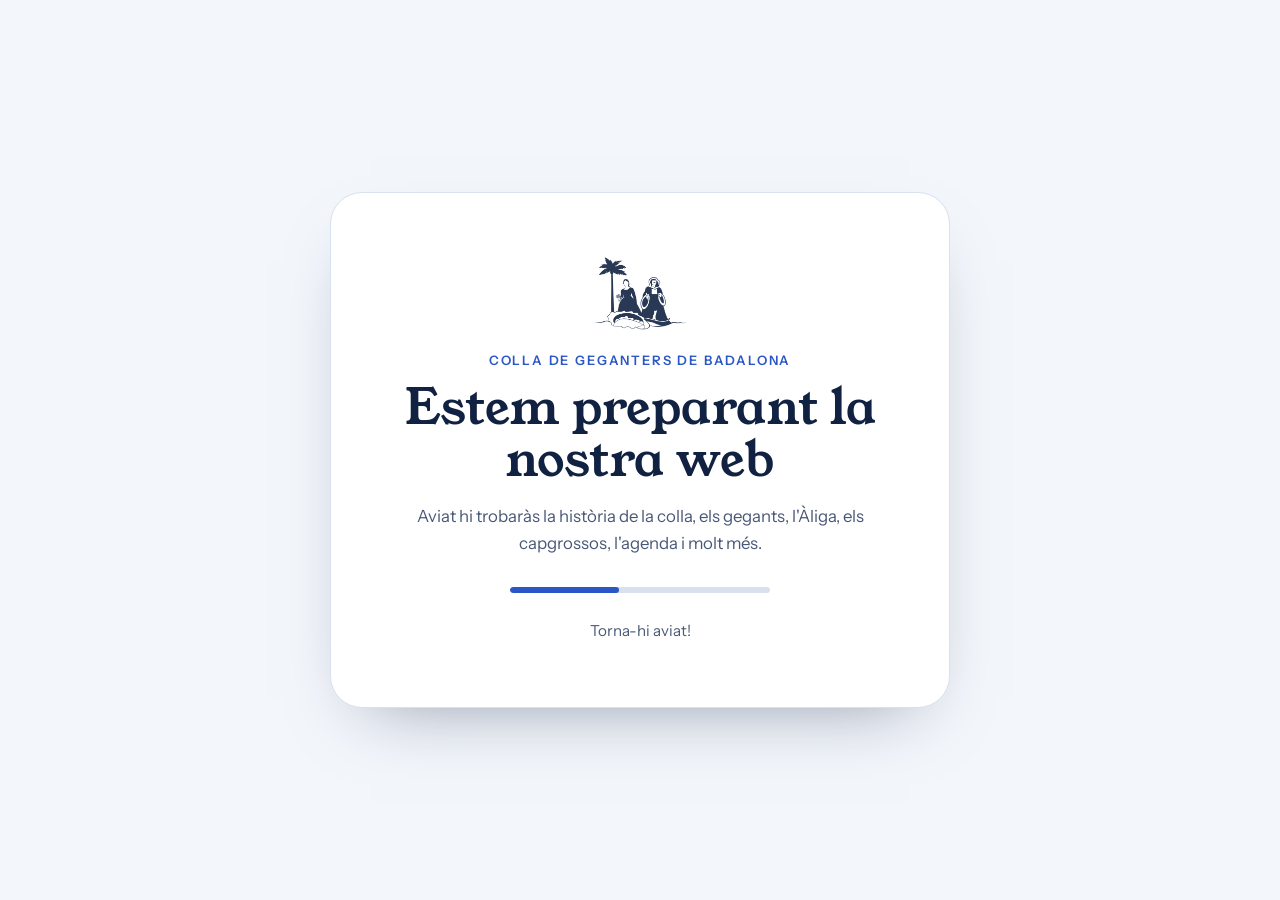
<file: index.html>
<!doctype html>
<html lang="ca">
<head>
<meta charset="utf-8">
<meta name="viewport" content="width=device-width,initial-scale=1">
<meta name="robots" content="noindex, nofollow">
<title>Colla de Geganters de Badalona · Web en construcció</title>
<link rel="preconnect" href="https://fonts.googleapis.com"><link rel="preconnect" href="https://fonts.gstatic.com" crossorigin>
<link href="https://fonts.googleapis.com/css2?family=Instrument+Sans:wght@400;500;600&family=Young+Serif&display=swap" rel="stylesheet">
<style>
:root{--bg:#f3f6fb;--fg:#112142;--soft:#4a5878;--accent:#2a56c6;--card:#fff;--line:#d9e0ee}
@media (prefers-color-scheme:dark){:root{--bg:#0b1429;--fg:#eaf0ff;--soft:#a9b6d6;--accent:#8fb0ff;--card:#112142;--line:#22335c}}
*{box-sizing:border-box}
html,body{height:100%;margin:0}
body{background:var(--bg);color:var(--fg);font-family:"Instrument Sans",system-ui,sans-serif;display:grid;place-items:center;padding:24px;overflow-x:hidden}
.card{position:relative;max-width:620px;width:100%;text-align:center;background:var(--card);border:1px solid var(--line);border-radius:32px;padding:clamp(32px,6vw,64px) clamp(24px,5vw,56px);box-shadow:0 30px 70px -40px rgba(17,33,66,.5);animation:entra .9s cubic-bezier(.2,.7,.2,1) both}
.logo{width:92px;height:auto;margin:0 auto 22px;display:block}
.logo.fosc{display:none}
@media (prefers-color-scheme:dark){.logo.clar{display:none}.logo.fosc{display:block}}
.eyebrow{font-size:13px;letter-spacing:.14em;text-transform:uppercase;color:var(--accent);font-weight:600}
h1{font-family:"Young Serif",serif;font-weight:400;font-size:clamp(2rem,6vw,3rem);line-height:1.1;margin:14px 0 16px}
p{color:var(--soft);line-height:1.6;margin:0 auto;max-width:44ch;font-size:1.05rem}
.barra{height:6px;border-radius:99px;background:var(--line);margin:30px auto 0;max-width:260px;overflow:hidden}
.barra i{display:block;height:100%;width:42%;border-radius:99px;background:var(--accent);animation:va 2.4s ease-in-out infinite alternate}
.peu{margin-top:26px;font-size:.95rem}
.peu a{color:var(--accent);text-underline-offset:3px}
@keyframes va{from{transform:translateX(-30%)}to{transform:translateX(160%)}}
@keyframes entra{from{opacity:0;transform:translateY(18px)}to{opacity:1;transform:none}}
@media (prefers-reduced-motion:reduce){.card,.barra i{animation:none}}
</style>
</head>
<body>
<main class="card">
  <img class="logo clar" src="img/logo-clar.png" alt="" onerror="this.style.display='none'">
  <img class="logo fosc" src="img/logo-fosc.png" alt="" onerror="this.style.display='none'">
  <div class="eyebrow">Colla de Geganters de Badalona</div>
  <h1>Estem preparant la nostra web</h1>
  <p>Aviat hi trobaràs la història de la colla, els gegants, l'Àliga, els capgrossos, l'agenda i molt més.</p>
  <div class="barra" aria-hidden="true"><i></i></div>
  <p class="peu">Torna-hi aviat!</p>
</main>
</body>
</html>
</file>
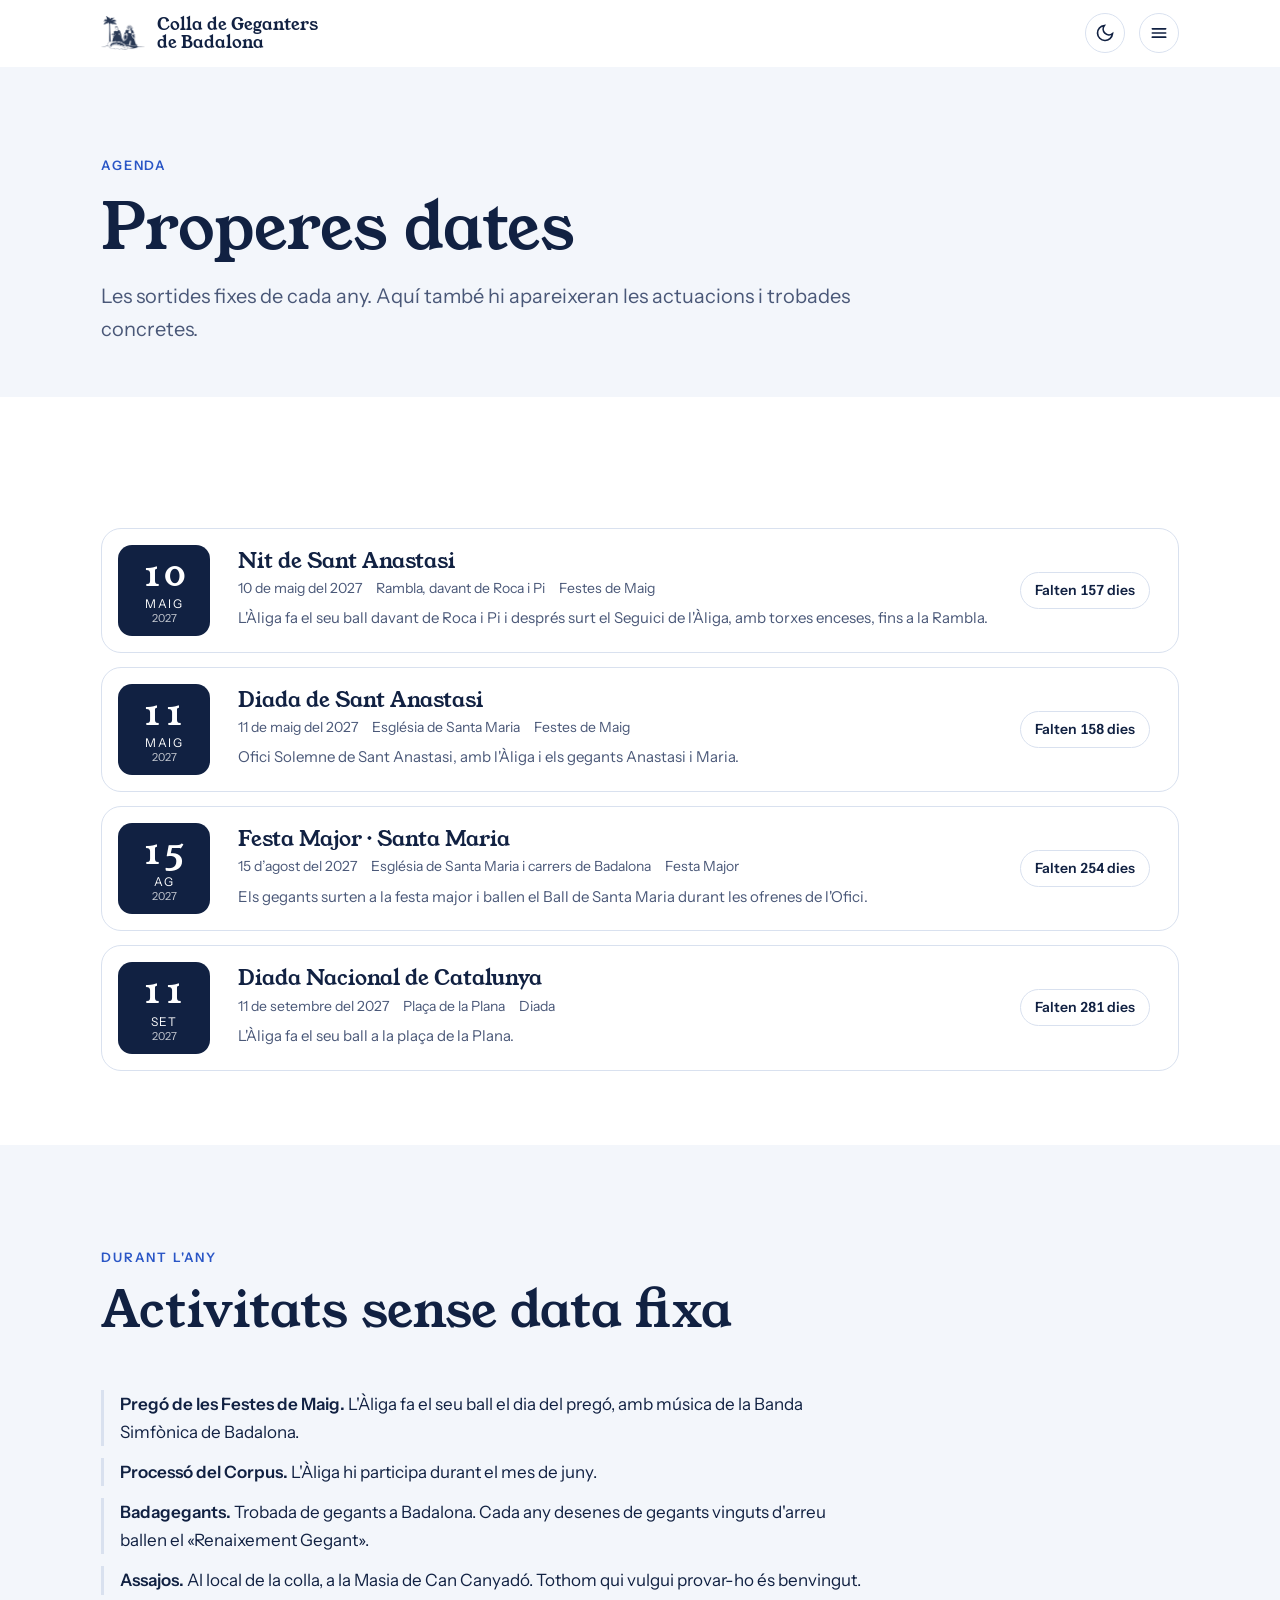
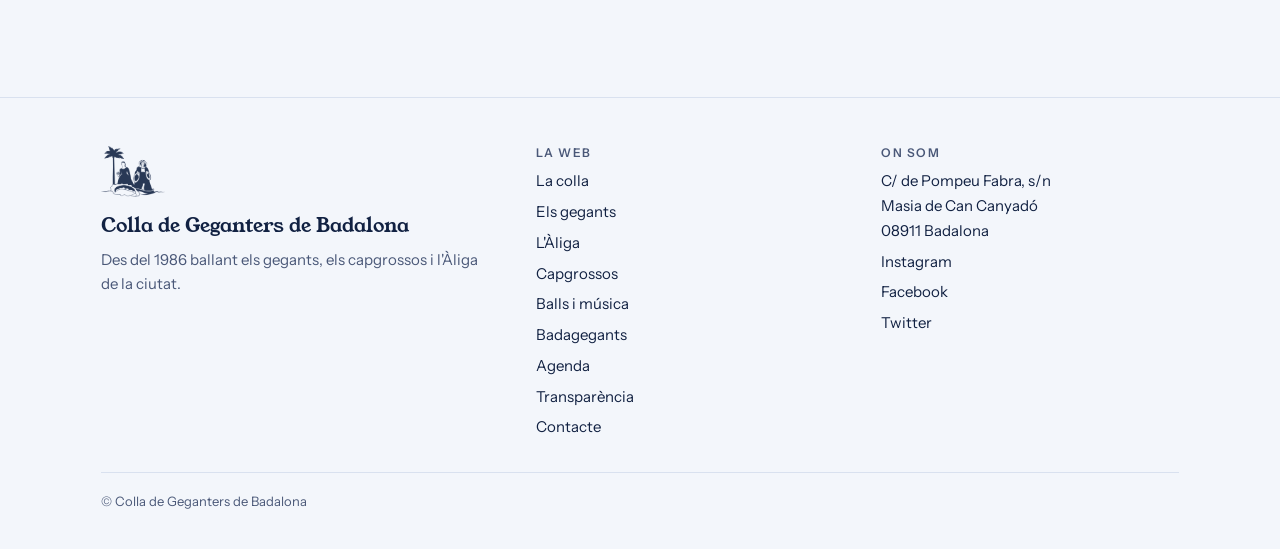
<file: agenda.html>
<!doctype html><html lang="ca"><head><meta charset="utf-8"><meta name="viewport" content="width=device-width,initial-scale=1"><title>Agenda · Geganters de Badalona</title><meta name="description" content="Agenda de la Colla de Geganters de Badalona: Festes de Maig, Festa Major i Diada."><link rel="preconnect" href="https://fonts.googleapis.com"><link rel="preconnect" href="https://fonts.gstatic.com" crossorigin><link href="https://fonts.googleapis.com/css2?family=Young+Serif&family=Instrument+Sans:wght@400;500;600&display=swap" rel="stylesheet"><link rel="stylesheet" href="estil.css"></head><body><header class="cap" id="cap"><div class="wrap cap-in"><a class="marca" href="index.html" aria-label="Colla de Geganters de Badalona, inici"><img class="lg lg-clar" src="img/logo-clar.png" alt="" width="44" height="35"><img class="lg lg-fosc" src="img/logo-fosc.png" alt="" width="44" height="35"><span class="marca-nom">Colla de Geganters<br>de Badalona</span></a><nav class="menu" id="menu" aria-label="Seccions"><a href="la-colla.html">La colla</a><a href="gegants.html">Els gegants</a><a href="aliga.html">L'Àliga</a><a href="capgrossos.html">Capgrossos</a><a href="balls.html">Balls i música</a><a href="badagegants.html">Badagegants</a><a href="agenda.html" aria-current="page">Agenda</a><a href="transparencia.html">Transparència</a><a href="contacte.html">Contacte</a></nav><button class="icona-btn" id="tema" type="button" aria-label="Canvia entre tema clar i fosc" title="Tema clar o fosc"><svg width="20" height="20" viewBox="0 0 24 24" fill="none" stroke="currentColor" stroke-width="2" stroke-linecap="round"><path d="M21 12.8A9 9 0 1 1 11.2 3a7 7 0 0 0 9.8 9.8z"/></svg></button><button class="icona-btn burger" id="burger" type="button" aria-label="Obre el menú" aria-expanded="false"><svg width="20" height="20" viewBox="0 0 24 24" fill="none" stroke="currentColor" stroke-width="2" stroke-linecap="round"><path d="M4 7h16M4 12h16M4 17h16"/></svg></button></div></header><main><section class="pag-cap"><div class="wrap"><div class="eyebrow">Agenda</div><h1>Properes dates</h1><p class="lead">Les sortides fixes de cada any. Aquí també hi apareixeran les actuacions i trobades concretes.</p></div></section><section><div class="wrap"><div class="ag-llista" id="ag-llista"></div></div></section><section style="background:var(--surface)"><div class="wrap"><div class="sec-cap rv"><div class="eyebrow">Durant l'any</div><h2 class="titol">Activitats sense data fixa</h2></div><ul class="llista-simple rv" id="durant-any"></ul></div></section></main><footer><div class="wrap"><div class="peu"><div><img class="lg lg-clar" src="img/logo-clar.png" alt="" width="44" height="35"><img class="lg lg-fosc" src="img/logo-fosc.png" alt="" width="44" height="35"><p class="nom">Colla de Geganters de Badalona</p><p style="color:var(--fg-soft);font-size:15px;margin-top:6px">Des del 1986 ballant els gegants, els capgrossos i l'Àliga de la ciutat.</p></div><div><h4>La web</h4><ul><li><a href="la-colla.html">La colla</a></li><li><a href="gegants.html">Els gegants</a></li><li><a href="aliga.html">L'Àliga</a></li><li><a href="capgrossos.html">Capgrossos</a></li><li><a href="balls.html">Balls i música</a></li><li><a href="badagegants.html">Badagegants</a></li><li><a href="agenda.html">Agenda</a></li><li><a href="transparencia.html">Transparència</a></li><li><a href="contacte.html">Contacte</a></li></ul></div><div><h4>On som</h4><ul><li>C/ de Pompeu Fabra, s/n<br>Masia de Can Canyadó<br>08911 Badalona</li><li><a href="https://www.instagram.com/gegantersbdn" target="_blank" rel="noopener">Instagram</a></li><li><a href="https://www.facebook.com/gegantersbadalona" target="_blank" rel="noopener">Facebook</a></li><li><a href="https://www.twitter.com/GegantersBDN" target="_blank" rel="noopener">Twitter</a></li></ul></div></div><p class="copy">© Colla de Geganters de Badalona</p></div></footer><dialog class="lb" id="lb" aria-label="Foto ampliada"><button class="lb-tanca" type="button" id="lb-tanca">Tanca</button><img id="lb-img" alt=""><p id="lb-peu"></p></dialog><script src="dades.js"></script><script src="web.js"></script></body></html>
</file>
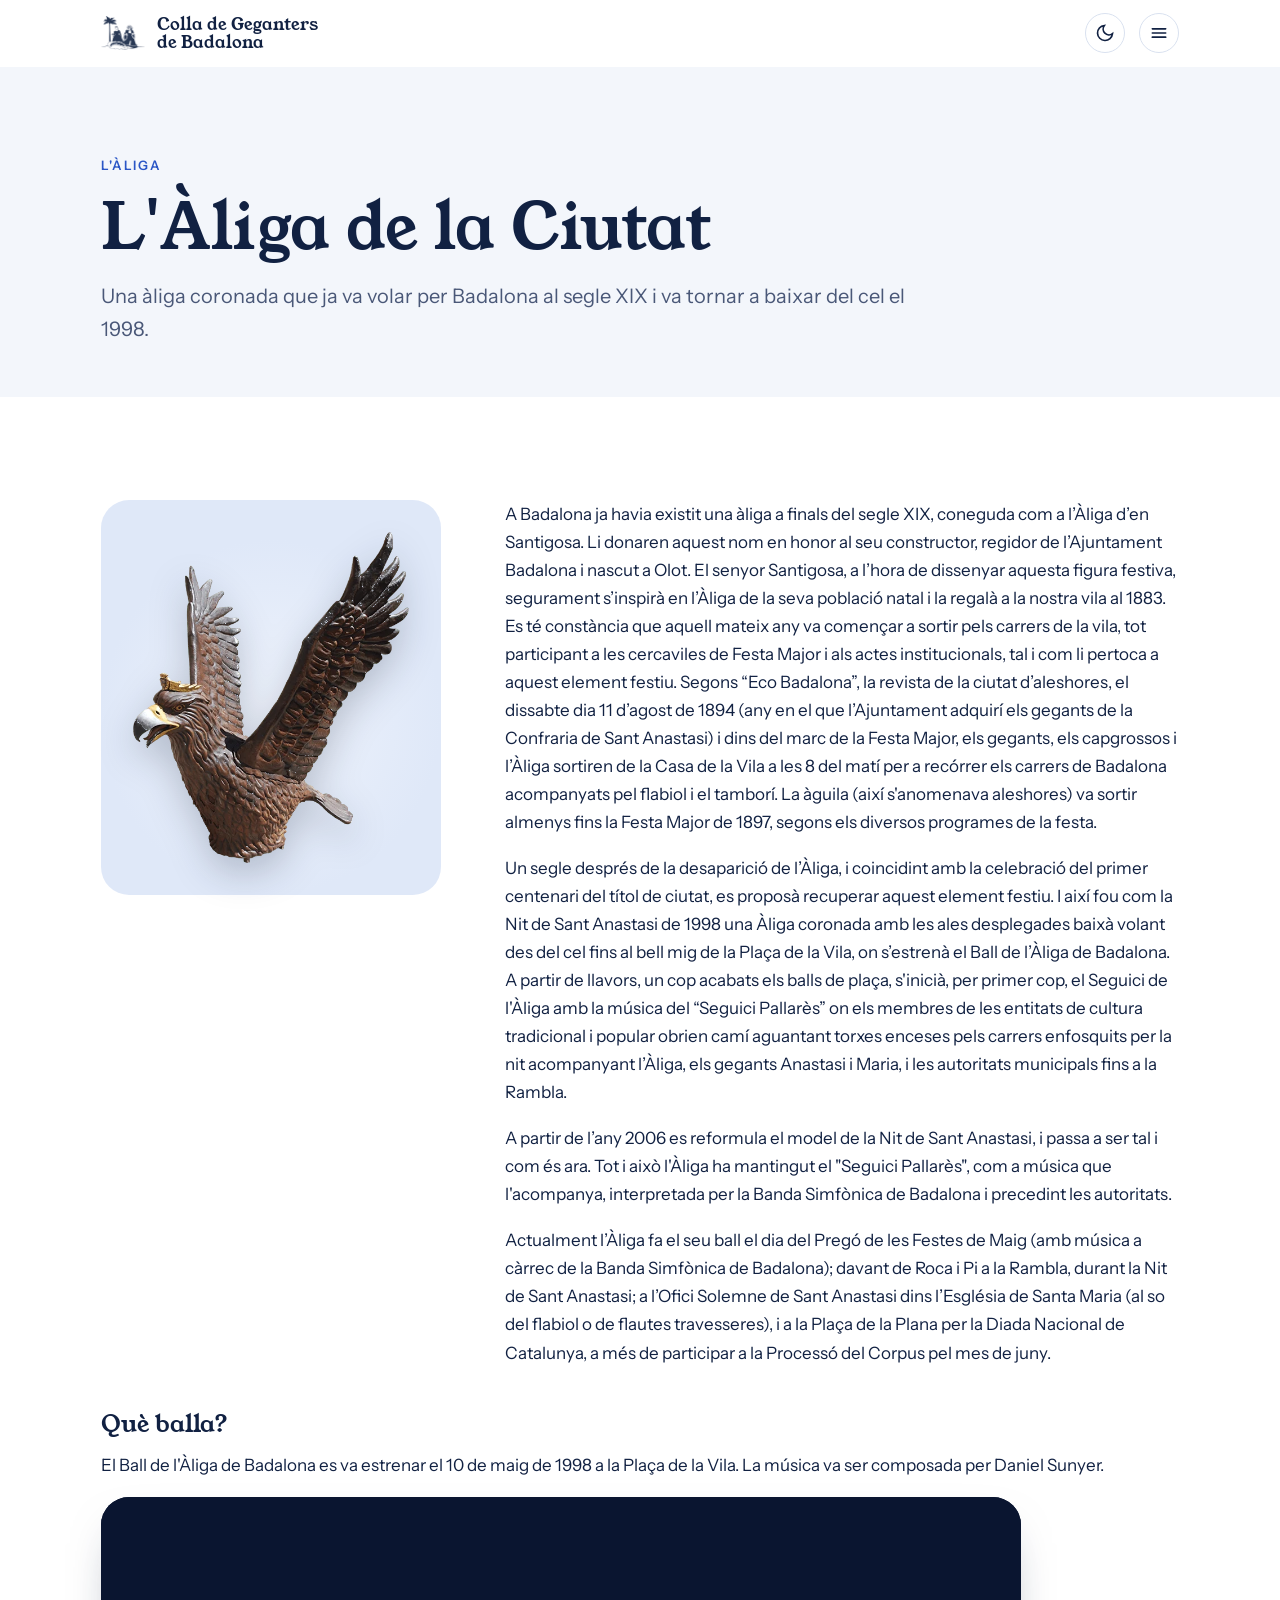
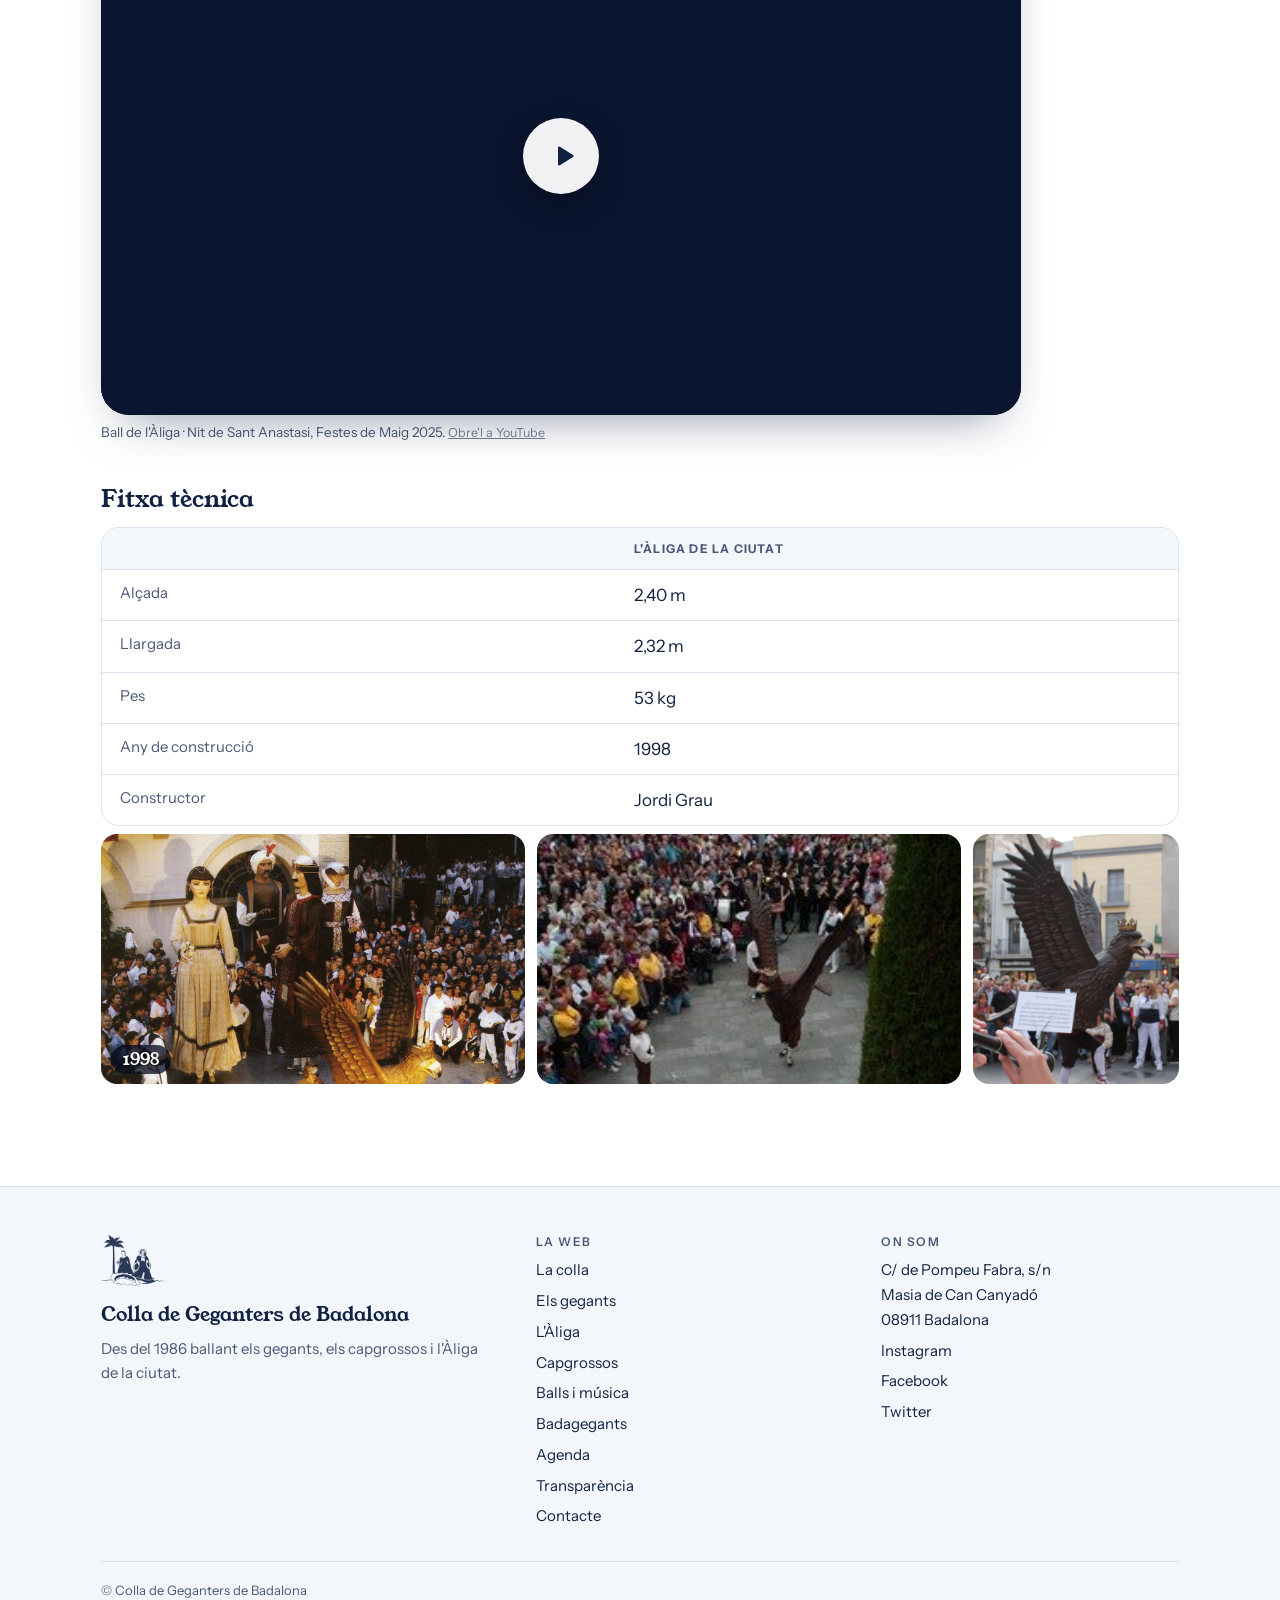
<file: aliga.html>
<!doctype html><html lang="ca"><head><meta charset="utf-8"><meta name="viewport" content="width=device-width,initial-scale=1"><title>L&#x27;Àliga · Geganters de Badalona</title><meta name="description" content="Història, ball i fitxa tècnica de l&#x27;Àliga de la Ciutat de Badalona."><link rel="preconnect" href="https://fonts.googleapis.com"><link rel="preconnect" href="https://fonts.gstatic.com" crossorigin><link href="https://fonts.googleapis.com/css2?family=Young+Serif&family=Instrument+Sans:wght@400;500;600&display=swap" rel="stylesheet"><link rel="stylesheet" href="estil.css"></head><body><header class="cap" id="cap"><div class="wrap cap-in"><a class="marca" href="index.html" aria-label="Colla de Geganters de Badalona, inici"><img class="lg lg-clar" src="img/logo-clar.png" alt="" width="44" height="35"><img class="lg lg-fosc" src="img/logo-fosc.png" alt="" width="44" height="35"><span class="marca-nom">Colla de Geganters<br>de Badalona</span></a><nav class="menu" id="menu" aria-label="Seccions"><a href="la-colla.html">La colla</a><a href="gegants.html">Els gegants</a><a href="aliga.html" aria-current="page">L'Àliga</a><a href="capgrossos.html">Capgrossos</a><a href="balls.html">Balls i música</a><a href="badagegants.html">Badagegants</a><a href="agenda.html">Agenda</a><a href="transparencia.html">Transparència</a><a href="contacte.html">Contacte</a></nav><button class="icona-btn" id="tema" type="button" aria-label="Canvia entre tema clar i fosc" title="Tema clar o fosc"><svg width="20" height="20" viewBox="0 0 24 24" fill="none" stroke="currentColor" stroke-width="2" stroke-linecap="round"><path d="M21 12.8A9 9 0 1 1 11.2 3a7 7 0 0 0 9.8 9.8z"/></svg></button><button class="icona-btn burger" id="burger" type="button" aria-label="Obre el menú" aria-expanded="false"><svg width="20" height="20" viewBox="0 0 24 24" fill="none" stroke="currentColor" stroke-width="2" stroke-linecap="round"><path d="M4 7h16M4 12h16M4 17h16"/></svg></button></div></header><main><section class="pag-cap"><div class="wrap"><div class="eyebrow">L'Àliga</div><h1>L'Àliga de la Ciutat</h1><p class="lead">Una àliga coronada que ja va volar per Badalona al segle XIX i va tornar a baixar del cel el 1998.</p></div></section><section><div class="wrap"><div class="par-grid"><figure class="cartell rv"><img src="img/cartell-aliga.webp" alt="L'Àliga de la Ciutat" loading="lazy"></figure><div><div class="prose rv"><p>A Badalona ja havia existit una àliga a finals del segle XIX, coneguda com a l’Àliga d’en Santigosa. Li donaren aquest nom en honor al seu constructor, regidor de l’Ajuntament Badalona i nascut a Olot. El senyor Santigosa, a l’hora de dissenyar aquesta figura festiva, segurament s’inspirà en l’Àliga de la seva població natal i la regalà a la nostra vila al 1883. Es té constància que aquell mateix any va començar a sortir pels carrers de la vila, tot participant a les cercaviles de Festa Major i als actes institucionals, tal i com li pertoca a aquest element festiu. Segons “Eco Badalona”, la revista de la ciutat d’aleshores, el dissabte dia 11 d’agost de 1894 (any en el que l’Ajuntament adquirí els gegants de la Confraria de Sant Anastasi) i dins del marc de la Festa Major, els gegants, els capgrossos i l’Àliga sortiren de la Casa de la Vila a les 8 del matí per a recórrer els carrers de Badalona acompanyats pel flabiol i el tamborí. La àguila (així s'anomenava aleshores) va sortir almenys fins la Festa Major de 1897, segons els diversos programes de la festa.</p><p>Un segle després de la desaparició de l’Àliga, i coincidint amb la celebració del primer centenari del títol de ciutat, es proposà recuperar aquest element festiu. I així fou com la Nit de Sant Anastasi de 1998 una Àliga coronada amb les ales desplegades baixà volant des del cel fins al bell mig de la Plaça de la Vila, on s’estrenà el Ball de l’Àliga de Badalona. A partir de llavors, un cop acabats els balls de plaça, s'inicià, per primer cop, el Seguici de l'Àliga amb la música del “Seguici Pallarès” on els membres de les entitats de cultura tradicional i popular obrien camí aguantant torxes enceses pels carrers enfosquits per la nit acompanyant l’Àliga, els gegants Anastasi i Maria, i les autoritats municipals fins a la Rambla.</p><p>A partir de l’any 2006 es reformula el model de la Nit de Sant Anastasi, i passa a ser tal i com és ara. Tot i això l'Àliga ha mantingut el "Seguici Pallarès", com a música que l'acompanya, interpretada per la Banda Simfònica de Badalona i precedint les autoritats.</p><p>Actualment l’Àliga fa el seu ball el dia del Pregó de les Festes de Maig (amb música a càrrec de la Banda Simfònica de Badalona); davant de Roca i Pi a la Rambla, durant la Nit de Sant Anastasi; a l’Ofici Solemne de Sant Anastasi dins l’Església de Santa Maria (al so del flabiol o de flautes travesseres), i a la Plaça de la Plana per la Diada Nacional de Catalunya, a més de participar a la Processó del Corpus pel mes de juny.</p></div></div></div><div class="bloc rv"><h3>Què balla?</h3><div class="prose"><p>El Ball de l'Àliga de Badalona es va estrenar el 10 de maig de 1998 a la Plaça de la Vila. La música va ser composada per Daniel Sunyer.</p><figure class="video-fig" data-id="FUr4T9TWqy8" data-t="Ball de l&#x27;Àliga · Nit de Sant Anastasi, Festes de Maig 2025"><div class="video"><button class="v-play" type="button" data-yt="FUr4T9TWqy8" aria-label="Reprodueix: Ball de l&#x27;Àliga · Nit de Sant Anastasi, Festes de Maig 2025" style="--poster:url(https://i.ytimg.com/vi/FUr4T9TWqy8/hqdefault.jpg)"><span class="v-btn"><svg viewBox="0 0 24 24" width="30" height="30" fill="currentColor" aria-hidden="true"><path d="M8 5.5v13a1 1 0 0 0 1.5.86l10.5-6.5a1 1 0 0 0 0-1.72L9.5 4.64A1 1 0 0 0 8 5.5z"/></svg></span></button></div><figcaption>Ball de l&#x27;Àliga · Nit de Sant Anastasi, Festes de Maig 2025. <a href="https://www.youtube.com/watch?v=FUr4T9TWqy8" target="_blank" rel="noopener">Obre'l a YouTube</a></figcaption></figure></div></div><div class="bloc rv"><h3>Fitxa tècnica</h3><div class="taula-cont"><table><thead><tr><th></th><th>L&#x27;Àliga de la Ciutat</th></tr></thead><tbody><tr><td>Alçada</td><td>2,40 m</td></tr><tr><td>Llargada</td><td>2,32 m</td></tr><tr><td>Pes</td><td>53 kg</td></tr><tr><td>Any de construcció</td><td>1998</td></tr><tr><td>Constructor</td><td>Jordi Grau</td></tr></tbody></table></div></div><div class="rv"><div class="tira"><button class="zoom ample" type="button" data-peu="1998 · L&#x27;Àliga baixant volant a la plaça de la Vila el 1998"><img src="img/doc-15.jpg" alt="L&#x27;Àliga baixant volant a la plaça de la Vila el 1998" loading="lazy" decoding="async"><span class="any">1998</span></button><button class="zoom ample" type="button" data-peu="L&#x27;Àliga ballant el dia del Pregó"><img src="img/doc-24.jpg" alt="L&#x27;Àliga ballant el dia del Pregó" loading="lazy" decoding="async"></button><button class="zoom" type="button" data-peu="L&#x27;Àliga ballant al so de la gralla"><img src="img/u-aliga.jpg" alt="L&#x27;Àliga ballant al so de la gralla" loading="lazy" decoding="async"></button></div></div></div></section></main><footer><div class="wrap"><div class="peu"><div><img class="lg lg-clar" src="img/logo-clar.png" alt="" width="44" height="35"><img class="lg lg-fosc" src="img/logo-fosc.png" alt="" width="44" height="35"><p class="nom">Colla de Geganters de Badalona</p><p style="color:var(--fg-soft);font-size:15px;margin-top:6px">Des del 1986 ballant els gegants, els capgrossos i l'Àliga de la ciutat.</p></div><div><h4>La web</h4><ul><li><a href="la-colla.html">La colla</a></li><li><a href="gegants.html">Els gegants</a></li><li><a href="aliga.html">L'Àliga</a></li><li><a href="capgrossos.html">Capgrossos</a></li><li><a href="balls.html">Balls i música</a></li><li><a href="badagegants.html">Badagegants</a></li><li><a href="agenda.html">Agenda</a></li><li><a href="transparencia.html">Transparència</a></li><li><a href="contacte.html">Contacte</a></li></ul></div><div><h4>On som</h4><ul><li>C/ de Pompeu Fabra, s/n<br>Masia de Can Canyadó<br>08911 Badalona</li><li><a href="https://www.instagram.com/gegantersbdn" target="_blank" rel="noopener">Instagram</a></li><li><a href="https://www.facebook.com/gegantersbadalona" target="_blank" rel="noopener">Facebook</a></li><li><a href="https://www.twitter.com/GegantersBDN" target="_blank" rel="noopener">Twitter</a></li></ul></div></div><p class="copy">© Colla de Geganters de Badalona</p></div></footer><dialog class="lb" id="lb" aria-label="Foto ampliada"><button class="lb-tanca" type="button" id="lb-tanca">Tanca</button><img id="lb-img" alt=""><p id="lb-peu"></p></dialog><script src="web.js"></script></body></html>
</file>
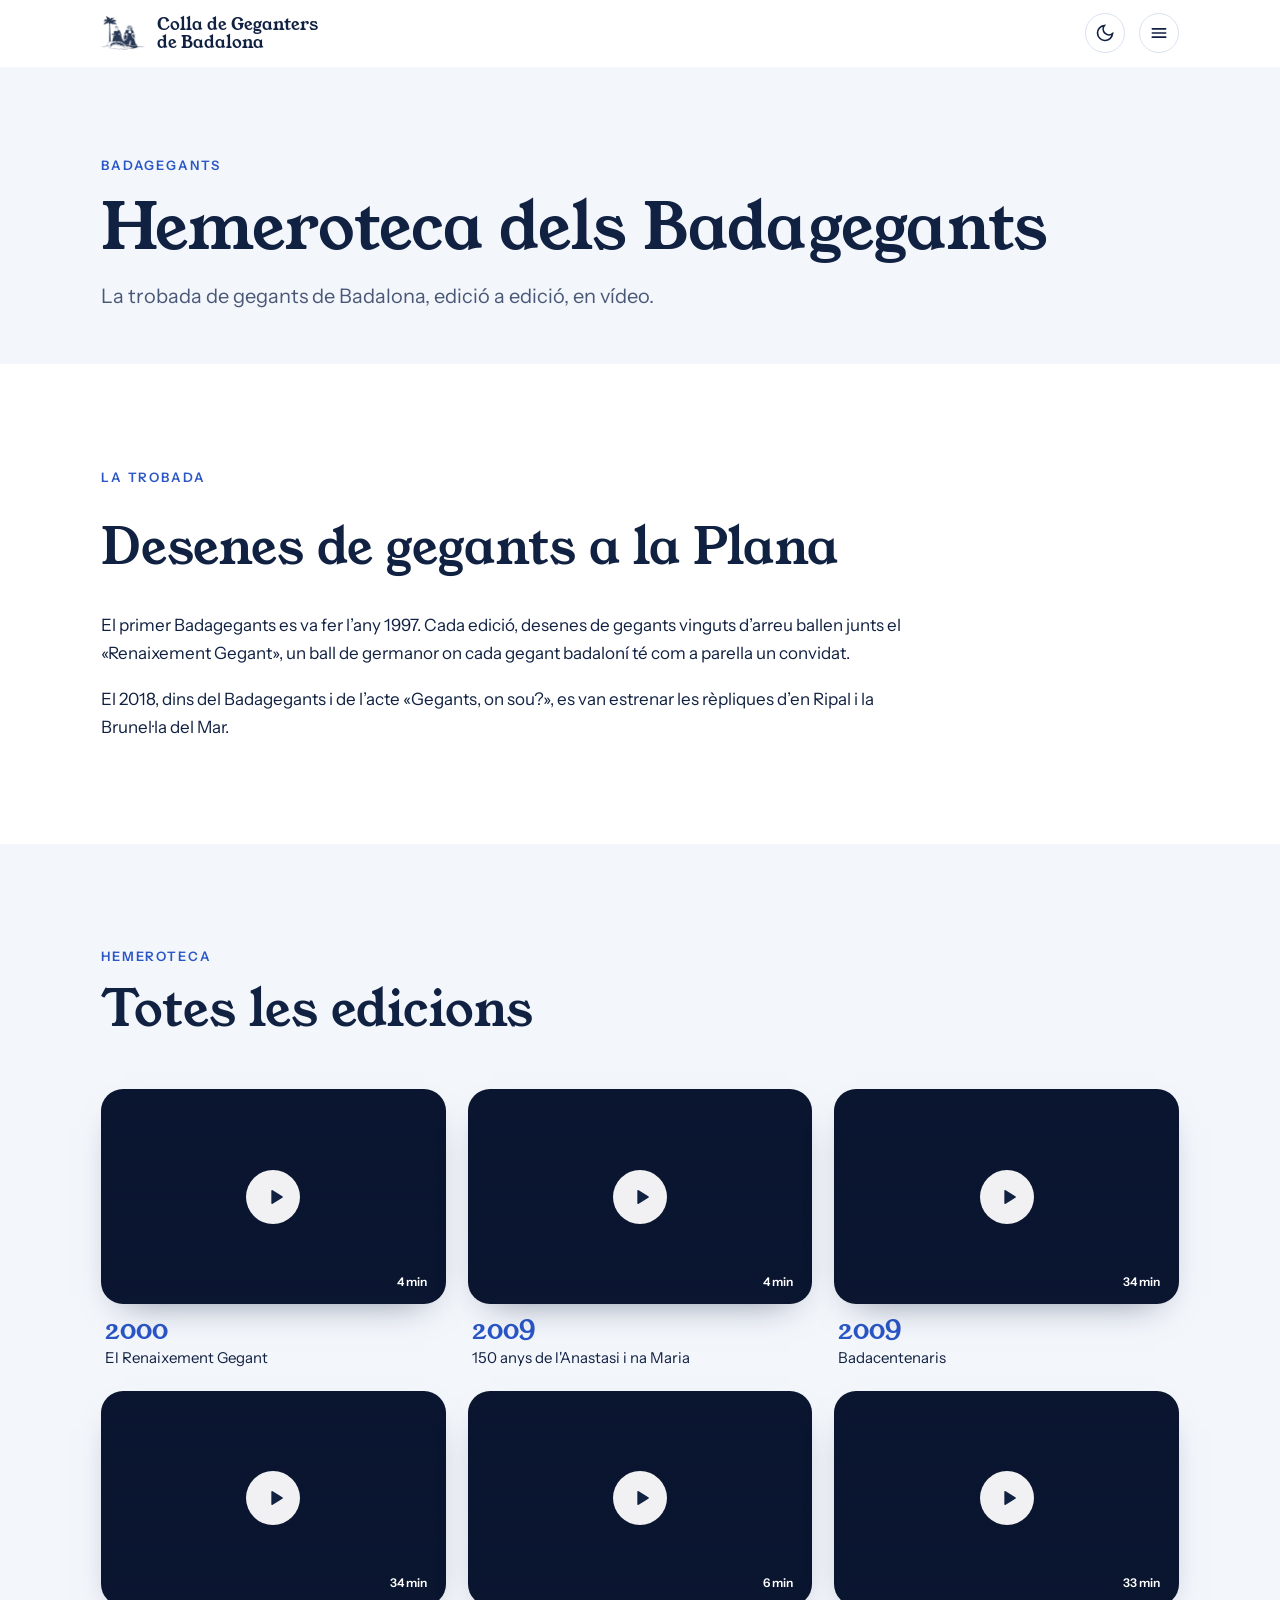
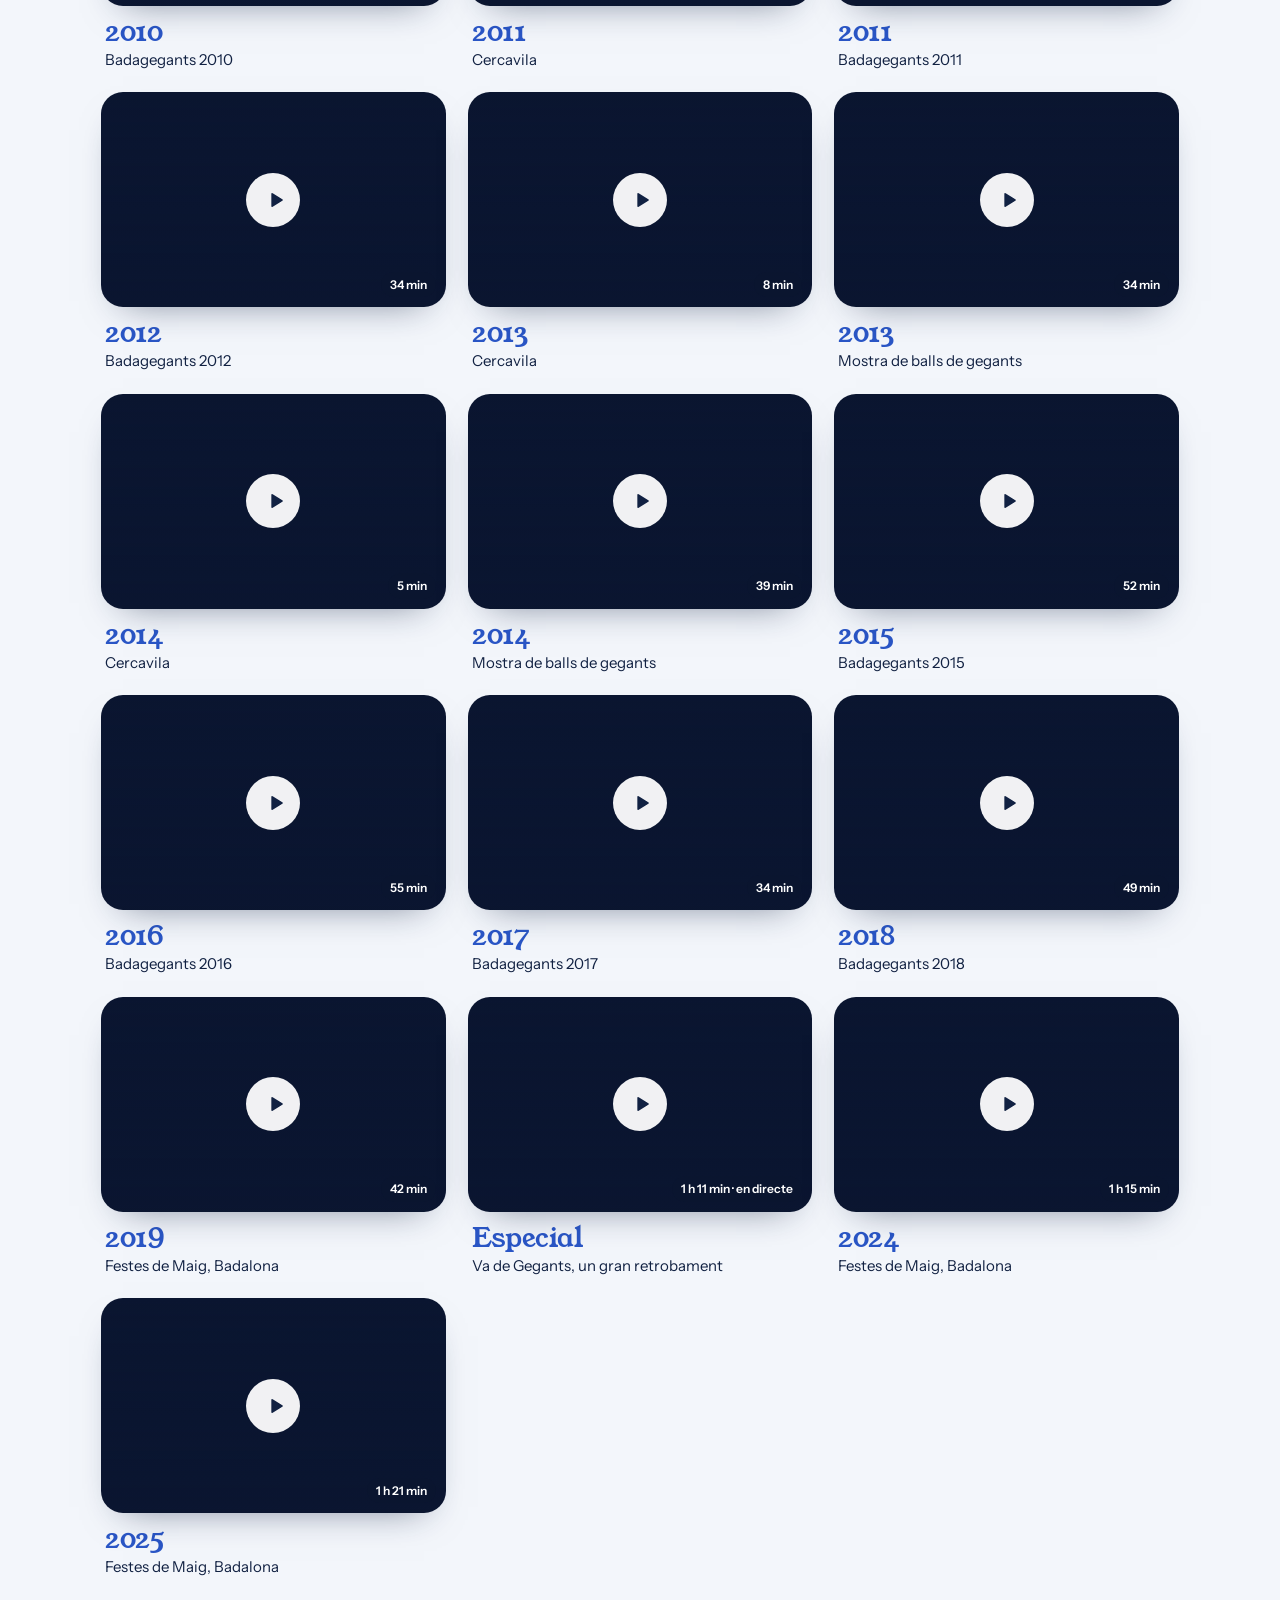
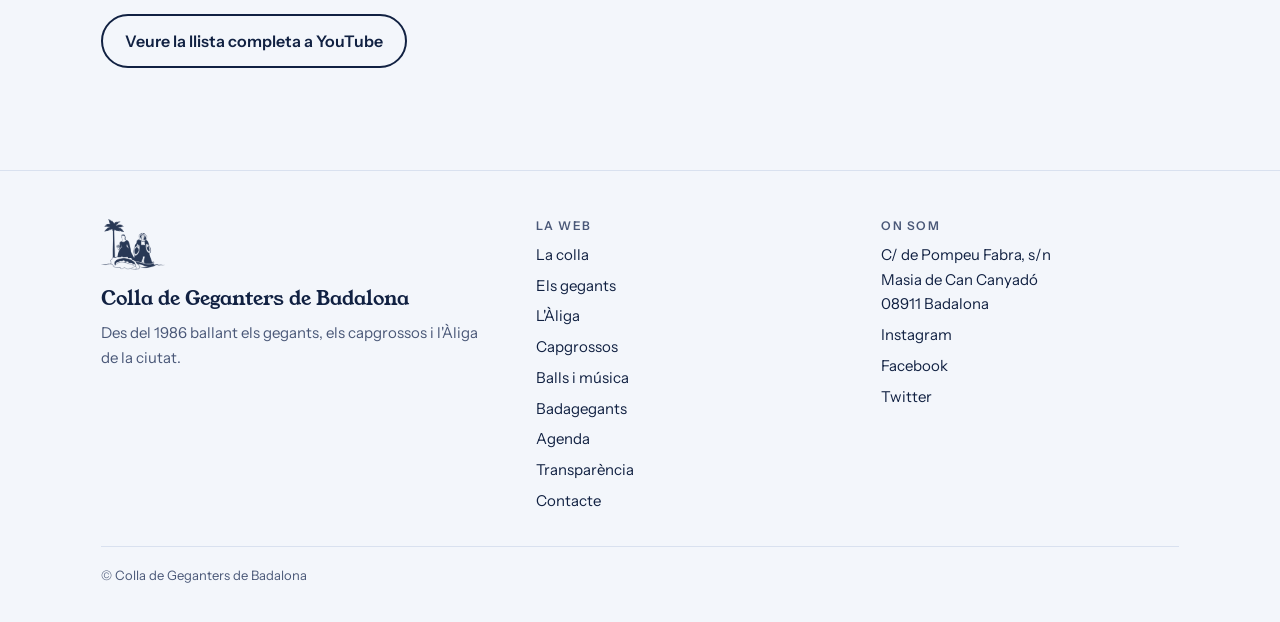
<file: badagegants.html>
<!doctype html><html lang="ca"><head><meta charset="utf-8"><meta name="viewport" content="width=device-width,initial-scale=1"><title>Badagegants · Geganters de Badalona</title><meta name="description" content="Hemeroteca en vídeo dels Badagegants, la trobada de gegants de Badalona."><link rel="preconnect" href="https://fonts.googleapis.com"><link rel="preconnect" href="https://fonts.gstatic.com" crossorigin><link href="https://fonts.googleapis.com/css2?family=Young+Serif&family=Instrument+Sans:wght@400;500;600&display=swap" rel="stylesheet"><link rel="stylesheet" href="estil.css"></head><body><header class="cap" id="cap"><div class="wrap cap-in"><a class="marca" href="index.html" aria-label="Colla de Geganters de Badalona, inici"><img class="lg lg-clar" src="img/logo-clar.png" alt="" width="44" height="35"><img class="lg lg-fosc" src="img/logo-fosc.png" alt="" width="44" height="35"><span class="marca-nom">Colla de Geganters<br>de Badalona</span></a><nav class="menu" id="menu" aria-label="Seccions"><a href="la-colla.html">La colla</a><a href="gegants.html">Els gegants</a><a href="aliga.html">L'Àliga</a><a href="capgrossos.html">Capgrossos</a><a href="balls.html">Balls i música</a><a href="badagegants.html" aria-current="page">Badagegants</a><a href="agenda.html">Agenda</a><a href="transparencia.html">Transparència</a><a href="contacte.html">Contacte</a></nav><button class="icona-btn" id="tema" type="button" aria-label="Canvia entre tema clar i fosc" title="Tema clar o fosc"><svg width="20" height="20" viewBox="0 0 24 24" fill="none" stroke="currentColor" stroke-width="2" stroke-linecap="round"><path d="M21 12.8A9 9 0 1 1 11.2 3a7 7 0 0 0 9.8 9.8z"/></svg></button><button class="icona-btn burger" id="burger" type="button" aria-label="Obre el menú" aria-expanded="false"><svg width="20" height="20" viewBox="0 0 24 24" fill="none" stroke="currentColor" stroke-width="2" stroke-linecap="round"><path d="M4 7h16M4 12h16M4 17h16"/></svg></button></div></header><main><section class="pag-cap"><div class="wrap"><div class="eyebrow">Badagegants</div><h1>Hemeroteca dels Badagegants</h1><p class="lead">La trobada de gegants de Badalona, edició a edició, en vídeo.</p></div></section><section><div class="wrap"><div class="prose rv" style="max-width:74ch"><div class="eyebrow">La trobada</div><h2 class="titol" style="margin-block:14px 18px">Desenes de gegants a la Plana</h2><p>El primer Badagegants es va fer l’any 1997. Cada edició, desenes de gegants vinguts d’arreu ballen junts el «Renaixement Gegant», un ball de germanor on cada gegant badaloní té com a parella un convidat.</p><p>El 2018, dins del Badagegants i de l’acte «Gegants, on sou?», es van estrenar les rèpliques d’en Ripal i la Brunel·la del Mar.</p></div></div></section><section style="background:var(--surface)"><div class="wrap"><div class="sec-cap rv"><div class="eyebrow">Hemeroteca</div><h2 class="titol">Totes les edicions</h2></div><div class="bg-grid"><a class="bg-card rv" href="https://www.youtube.com/watch?v=GXdyR7ernN4" target="_blank" rel="noopener" data-yt="GXdyR7ernN4" data-t="2000 · El Renaixement Gegant" style="--poster:url(https://i.ytimg.com/vi/GXdyR7ernN4/hqdefault.jpg)"><span class="bg-img"><span class="bg-play"><svg viewBox="0 0 24 24" width="22" height="22" fill="currentColor" aria-hidden="true"><path d="M8 5.5v13a1 1 0 0 0 1.5.86l10.5-6.5a1 1 0 0 0 0-1.72L9.5 4.64A1 1 0 0 0 8 5.5z"/></svg></span><span class="bg-dur">4 min</span></span><span class="bg-text"><span class="bg-any">2000</span><span class="bg-tit">El Renaixement Gegant</span></span></a><a class="bg-card rv" href="https://www.youtube.com/watch?v=7kIX85QWDR4" target="_blank" rel="noopener" data-yt="7kIX85QWDR4" data-t="2009 · 150 anys de l&#x27;Anastasi i na Maria" style="--poster:url(https://i.ytimg.com/vi/7kIX85QWDR4/hqdefault.jpg)"><span class="bg-img"><span class="bg-play"><svg viewBox="0 0 24 24" width="22" height="22" fill="currentColor" aria-hidden="true"><path d="M8 5.5v13a1 1 0 0 0 1.5.86l10.5-6.5a1 1 0 0 0 0-1.72L9.5 4.64A1 1 0 0 0 8 5.5z"/></svg></span><span class="bg-dur">4 min</span></span><span class="bg-text"><span class="bg-any">2009</span><span class="bg-tit">150 anys de l&#x27;Anastasi i na Maria</span></span></a><a class="bg-card rv" href="https://www.youtube.com/watch?v=a-dT6SRruXc" target="_blank" rel="noopener" data-yt="a-dT6SRruXc" data-t="2009 · Badacentenaris" style="--poster:url(https://i.ytimg.com/vi/a-dT6SRruXc/hqdefault.jpg)"><span class="bg-img"><span class="bg-play"><svg viewBox="0 0 24 24" width="22" height="22" fill="currentColor" aria-hidden="true"><path d="M8 5.5v13a1 1 0 0 0 1.5.86l10.5-6.5a1 1 0 0 0 0-1.72L9.5 4.64A1 1 0 0 0 8 5.5z"/></svg></span><span class="bg-dur">34 min</span></span><span class="bg-text"><span class="bg-any">2009</span><span class="bg-tit">Badacentenaris</span></span></a><a class="bg-card rv" href="https://www.youtube.com/watch?v=mOZ7zAK22rI" target="_blank" rel="noopener" data-yt="mOZ7zAK22rI" data-t="2010 · Badagegants 2010" style="--poster:url(https://i.ytimg.com/vi/mOZ7zAK22rI/hqdefault.jpg)"><span class="bg-img"><span class="bg-play"><svg viewBox="0 0 24 24" width="22" height="22" fill="currentColor" aria-hidden="true"><path d="M8 5.5v13a1 1 0 0 0 1.5.86l10.5-6.5a1 1 0 0 0 0-1.72L9.5 4.64A1 1 0 0 0 8 5.5z"/></svg></span><span class="bg-dur">34 min</span></span><span class="bg-text"><span class="bg-any">2010</span><span class="bg-tit">Badagegants 2010</span></span></a><a class="bg-card rv" href="https://www.youtube.com/watch?v=W52GuPkMy44" target="_blank" rel="noopener" data-yt="W52GuPkMy44" data-t="2011 · Cercavila" style="--poster:url(https://i.ytimg.com/vi/W52GuPkMy44/hqdefault.jpg)"><span class="bg-img"><span class="bg-play"><svg viewBox="0 0 24 24" width="22" height="22" fill="currentColor" aria-hidden="true"><path d="M8 5.5v13a1 1 0 0 0 1.5.86l10.5-6.5a1 1 0 0 0 0-1.72L9.5 4.64A1 1 0 0 0 8 5.5z"/></svg></span><span class="bg-dur">6 min</span></span><span class="bg-text"><span class="bg-any">2011</span><span class="bg-tit">Cercavila</span></span></a><a class="bg-card rv" href="https://www.youtube.com/watch?v=UU4QSeIj9yM" target="_blank" rel="noopener" data-yt="UU4QSeIj9yM" data-t="2011 · Badagegants 2011" style="--poster:url(https://i.ytimg.com/vi/UU4QSeIj9yM/hqdefault.jpg)"><span class="bg-img"><span class="bg-play"><svg viewBox="0 0 24 24" width="22" height="22" fill="currentColor" aria-hidden="true"><path d="M8 5.5v13a1 1 0 0 0 1.5.86l10.5-6.5a1 1 0 0 0 0-1.72L9.5 4.64A1 1 0 0 0 8 5.5z"/></svg></span><span class="bg-dur">33 min</span></span><span class="bg-text"><span class="bg-any">2011</span><span class="bg-tit">Badagegants 2011</span></span></a><a class="bg-card rv" href="https://www.youtube.com/watch?v=QiuArDMR3Io" target="_blank" rel="noopener" data-yt="QiuArDMR3Io" data-t="2012 · Badagegants 2012" style="--poster:url(https://i.ytimg.com/vi/QiuArDMR3Io/hqdefault.jpg)"><span class="bg-img"><span class="bg-play"><svg viewBox="0 0 24 24" width="22" height="22" fill="currentColor" aria-hidden="true"><path d="M8 5.5v13a1 1 0 0 0 1.5.86l10.5-6.5a1 1 0 0 0 0-1.72L9.5 4.64A1 1 0 0 0 8 5.5z"/></svg></span><span class="bg-dur">34 min</span></span><span class="bg-text"><span class="bg-any">2012</span><span class="bg-tit">Badagegants 2012</span></span></a><a class="bg-card rv" href="https://www.youtube.com/watch?v=vJBh2EGCg28" target="_blank" rel="noopener" data-yt="vJBh2EGCg28" data-t="2013 · Cercavila" style="--poster:url(https://i.ytimg.com/vi/vJBh2EGCg28/hqdefault.jpg)"><span class="bg-img"><span class="bg-play"><svg viewBox="0 0 24 24" width="22" height="22" fill="currentColor" aria-hidden="true"><path d="M8 5.5v13a1 1 0 0 0 1.5.86l10.5-6.5a1 1 0 0 0 0-1.72L9.5 4.64A1 1 0 0 0 8 5.5z"/></svg></span><span class="bg-dur">8 min</span></span><span class="bg-text"><span class="bg-any">2013</span><span class="bg-tit">Cercavila</span></span></a><a class="bg-card rv" href="https://www.youtube.com/watch?v=y-tQjZBuMLg" target="_blank" rel="noopener" data-yt="y-tQjZBuMLg" data-t="2013 · Mostra de balls de gegants" style="--poster:url(https://i.ytimg.com/vi/y-tQjZBuMLg/hqdefault.jpg)"><span class="bg-img"><span class="bg-play"><svg viewBox="0 0 24 24" width="22" height="22" fill="currentColor" aria-hidden="true"><path d="M8 5.5v13a1 1 0 0 0 1.5.86l10.5-6.5a1 1 0 0 0 0-1.72L9.5 4.64A1 1 0 0 0 8 5.5z"/></svg></span><span class="bg-dur">34 min</span></span><span class="bg-text"><span class="bg-any">2013</span><span class="bg-tit">Mostra de balls de gegants</span></span></a><a class="bg-card rv" href="https://www.youtube.com/watch?v=qHTIZTNHZuA" target="_blank" rel="noopener" data-yt="qHTIZTNHZuA" data-t="2014 · Cercavila" style="--poster:url(https://i.ytimg.com/vi/qHTIZTNHZuA/hqdefault.jpg)"><span class="bg-img"><span class="bg-play"><svg viewBox="0 0 24 24" width="22" height="22" fill="currentColor" aria-hidden="true"><path d="M8 5.5v13a1 1 0 0 0 1.5.86l10.5-6.5a1 1 0 0 0 0-1.72L9.5 4.64A1 1 0 0 0 8 5.5z"/></svg></span><span class="bg-dur">5 min</span></span><span class="bg-text"><span class="bg-any">2014</span><span class="bg-tit">Cercavila</span></span></a><a class="bg-card rv" href="https://www.youtube.com/watch?v=SDw_5y9dS7M" target="_blank" rel="noopener" data-yt="SDw_5y9dS7M" data-t="2014 · Mostra de balls de gegants" style="--poster:url(https://i.ytimg.com/vi/SDw_5y9dS7M/hqdefault.jpg)"><span class="bg-img"><span class="bg-play"><svg viewBox="0 0 24 24" width="22" height="22" fill="currentColor" aria-hidden="true"><path d="M8 5.5v13a1 1 0 0 0 1.5.86l10.5-6.5a1 1 0 0 0 0-1.72L9.5 4.64A1 1 0 0 0 8 5.5z"/></svg></span><span class="bg-dur">39 min</span></span><span class="bg-text"><span class="bg-any">2014</span><span class="bg-tit">Mostra de balls de gegants</span></span></a><a class="bg-card rv" href="https://www.youtube.com/watch?v=BNtfRrCKtTA" target="_blank" rel="noopener" data-yt="BNtfRrCKtTA" data-t="2015 · Badagegants 2015" style="--poster:url(https://i.ytimg.com/vi/BNtfRrCKtTA/hqdefault.jpg)"><span class="bg-img"><span class="bg-play"><svg viewBox="0 0 24 24" width="22" height="22" fill="currentColor" aria-hidden="true"><path d="M8 5.5v13a1 1 0 0 0 1.5.86l10.5-6.5a1 1 0 0 0 0-1.72L9.5 4.64A1 1 0 0 0 8 5.5z"/></svg></span><span class="bg-dur">52 min</span></span><span class="bg-text"><span class="bg-any">2015</span><span class="bg-tit">Badagegants 2015</span></span></a><a class="bg-card rv" href="https://www.youtube.com/watch?v=fzSJxFOWL3Q" target="_blank" rel="noopener" data-yt="fzSJxFOWL3Q" data-t="2016 · Badagegants 2016" style="--poster:url(https://i.ytimg.com/vi/fzSJxFOWL3Q/hqdefault.jpg)"><span class="bg-img"><span class="bg-play"><svg viewBox="0 0 24 24" width="22" height="22" fill="currentColor" aria-hidden="true"><path d="M8 5.5v13a1 1 0 0 0 1.5.86l10.5-6.5a1 1 0 0 0 0-1.72L9.5 4.64A1 1 0 0 0 8 5.5z"/></svg></span><span class="bg-dur">55 min</span></span><span class="bg-text"><span class="bg-any">2016</span><span class="bg-tit">Badagegants 2016</span></span></a><a class="bg-card rv" href="https://www.youtube.com/watch?v=Awb27roE9ic" target="_blank" rel="noopener" data-yt="Awb27roE9ic" data-t="2017 · Badagegants 2017" style="--poster:url(https://i.ytimg.com/vi/Awb27roE9ic/hqdefault.jpg)"><span class="bg-img"><span class="bg-play"><svg viewBox="0 0 24 24" width="22" height="22" fill="currentColor" aria-hidden="true"><path d="M8 5.5v13a1 1 0 0 0 1.5.86l10.5-6.5a1 1 0 0 0 0-1.72L9.5 4.64A1 1 0 0 0 8 5.5z"/></svg></span><span class="bg-dur">34 min</span></span><span class="bg-text"><span class="bg-any">2017</span><span class="bg-tit">Badagegants 2017</span></span></a><a class="bg-card rv" href="https://www.youtube.com/watch?v=4kuqI5ojBY8" target="_blank" rel="noopener" data-yt="4kuqI5ojBY8" data-t="2018 · Badagegants 2018" style="--poster:url(https://i.ytimg.com/vi/4kuqI5ojBY8/hqdefault.jpg)"><span class="bg-img"><span class="bg-play"><svg viewBox="0 0 24 24" width="22" height="22" fill="currentColor" aria-hidden="true"><path d="M8 5.5v13a1 1 0 0 0 1.5.86l10.5-6.5a1 1 0 0 0 0-1.72L9.5 4.64A1 1 0 0 0 8 5.5z"/></svg></span><span class="bg-dur">49 min</span></span><span class="bg-text"><span class="bg-any">2018</span><span class="bg-tit">Badagegants 2018</span></span></a><a class="bg-card rv" href="https://www.youtube.com/watch?v=xlwfcsv49YM" target="_blank" rel="noopener" data-yt="xlwfcsv49YM" data-t="2019 · Festes de Maig, Badalona" style="--poster:url(https://i.ytimg.com/vi/xlwfcsv49YM/hqdefault.jpg)"><span class="bg-img"><span class="bg-play"><svg viewBox="0 0 24 24" width="22" height="22" fill="currentColor" aria-hidden="true"><path d="M8 5.5v13a1 1 0 0 0 1.5.86l10.5-6.5a1 1 0 0 0 0-1.72L9.5 4.64A1 1 0 0 0 8 5.5z"/></svg></span><span class="bg-dur">42 min</span></span><span class="bg-text"><span class="bg-any">2019</span><span class="bg-tit">Festes de Maig, Badalona</span></span></a><a class="bg-card rv" href="https://www.youtube.com/watch?v=BnJbsE7D3Pk" target="_blank" rel="noopener" data-yt="BnJbsE7D3Pk" data-t="Va de Gegants, un gran retrobament" style="--poster:url(https://i.ytimg.com/vi/BnJbsE7D3Pk/hqdefault.jpg)"><span class="bg-img"><span class="bg-play"><svg viewBox="0 0 24 24" width="22" height="22" fill="currentColor" aria-hidden="true"><path d="M8 5.5v13a1 1 0 0 0 1.5.86l10.5-6.5a1 1 0 0 0 0-1.72L9.5 4.64A1 1 0 0 0 8 5.5z"/></svg></span><span class="bg-dur">1 h 11 min · en directe</span></span><span class="bg-text"><span class="bg-any">Especial</span><span class="bg-tit">Va de Gegants, un gran retrobament</span></span></a><a class="bg-card rv" href="https://www.youtube.com/watch?v=l9a0s9RK66Q" target="_blank" rel="noopener" data-yt="l9a0s9RK66Q" data-t="2024 · Festes de Maig, Badalona" style="--poster:url(https://i.ytimg.com/vi/l9a0s9RK66Q/hqdefault.jpg)"><span class="bg-img"><span class="bg-play"><svg viewBox="0 0 24 24" width="22" height="22" fill="currentColor" aria-hidden="true"><path d="M8 5.5v13a1 1 0 0 0 1.5.86l10.5-6.5a1 1 0 0 0 0-1.72L9.5 4.64A1 1 0 0 0 8 5.5z"/></svg></span><span class="bg-dur">1 h 15 min</span></span><span class="bg-text"><span class="bg-any">2024</span><span class="bg-tit">Festes de Maig, Badalona</span></span></a><a class="bg-card rv" href="https://www.youtube.com/watch?v=YXEighhKPlk" target="_blank" rel="noopener" data-yt="YXEighhKPlk" data-t="2025 · Festes de Maig, Badalona" style="--poster:url(https://i.ytimg.com/vi/YXEighhKPlk/hqdefault.jpg)"><span class="bg-img"><span class="bg-play"><svg viewBox="0 0 24 24" width="22" height="22" fill="currentColor" aria-hidden="true"><path d="M8 5.5v13a1 1 0 0 0 1.5.86l10.5-6.5a1 1 0 0 0 0-1.72L9.5 4.64A1 1 0 0 0 8 5.5z"/></svg></span><span class="bg-dur">1 h 21 min</span></span><span class="bg-text"><span class="bg-any">2025</span><span class="bg-tit">Festes de Maig, Badalona</span></span></a></div><div class="botons" style="margin-top:36px"><a class="btn suau" href="https://www.youtube.com/playlist?list=PLfdCXjuJuljyCFSJuexsxzOUHd_m4ysOW" target="_blank" rel="noopener">Veure la llista completa a YouTube</a></div></div></section><dialog class="repro" id="repro" aria-label="Reproductor de vídeo"><div class="repro-in"><button class="repro-tanca" type="button" aria-label="Tanca">×</button><div class="repro-video"></div><p class="repro-peu"></p></div></dialog></main><footer><div class="wrap"><div class="peu"><div><img class="lg lg-clar" src="img/logo-clar.png" alt="" width="44" height="35"><img class="lg lg-fosc" src="img/logo-fosc.png" alt="" width="44" height="35"><p class="nom">Colla de Geganters de Badalona</p><p style="color:var(--fg-soft);font-size:15px;margin-top:6px">Des del 1986 ballant els gegants, els capgrossos i l'Àliga de la ciutat.</p></div><div><h4>La web</h4><ul><li><a href="la-colla.html">La colla</a></li><li><a href="gegants.html">Els gegants</a></li><li><a href="aliga.html">L'Àliga</a></li><li><a href="capgrossos.html">Capgrossos</a></li><li><a href="balls.html">Balls i música</a></li><li><a href="badagegants.html">Badagegants</a></li><li><a href="agenda.html">Agenda</a></li><li><a href="transparencia.html">Transparència</a></li><li><a href="contacte.html">Contacte</a></li></ul></div><div><h4>On som</h4><ul><li>C/ de Pompeu Fabra, s/n<br>Masia de Can Canyadó<br>08911 Badalona</li><li><a href="https://www.instagram.com/gegantersbdn" target="_blank" rel="noopener">Instagram</a></li><li><a href="https://www.facebook.com/gegantersbadalona" target="_blank" rel="noopener">Facebook</a></li><li><a href="https://www.twitter.com/GegantersBDN" target="_blank" rel="noopener">Twitter</a></li></ul></div></div><p class="copy">© Colla de Geganters de Badalona</p></div></footer><dialog class="lb" id="lb" aria-label="Foto ampliada"><button class="lb-tanca" type="button" id="lb-tanca">Tanca</button><img id="lb-img" alt=""><p id="lb-peu"></p></dialog><script src="web.js"></script></body></html>
</file>
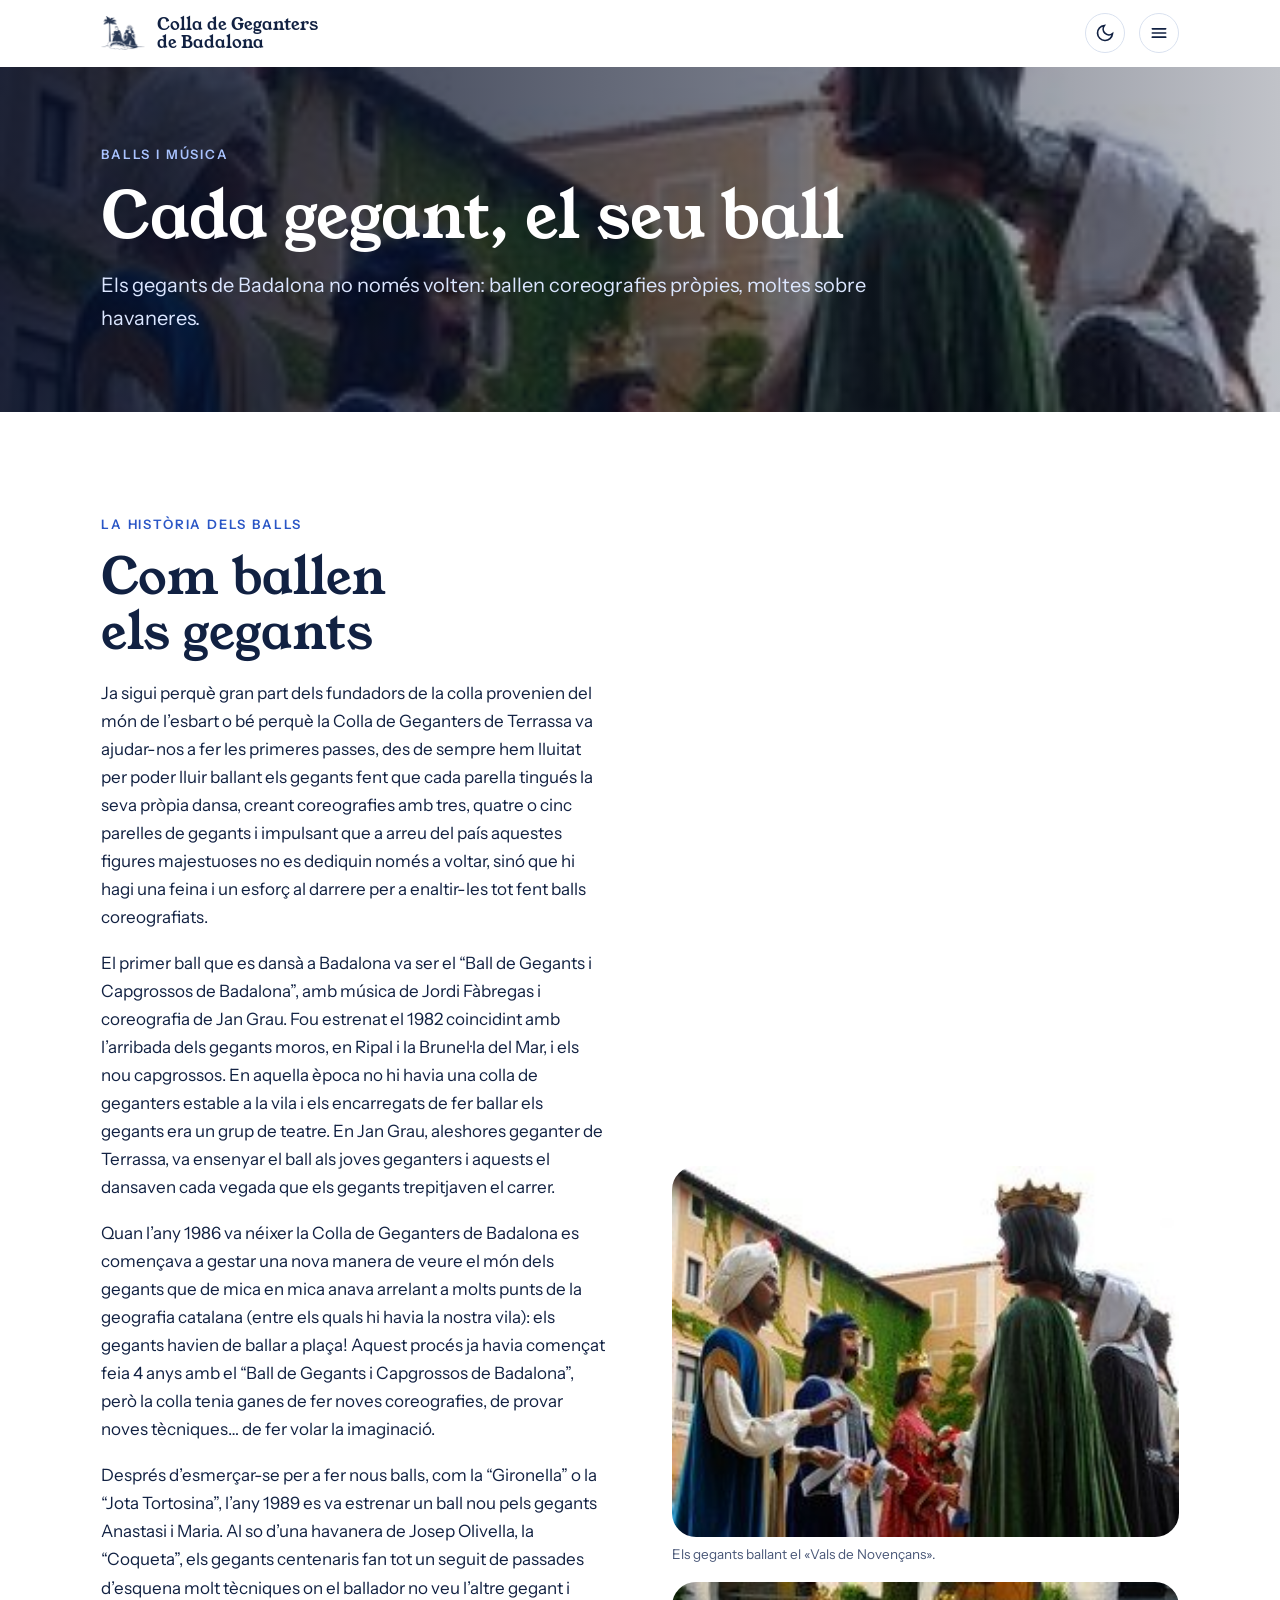
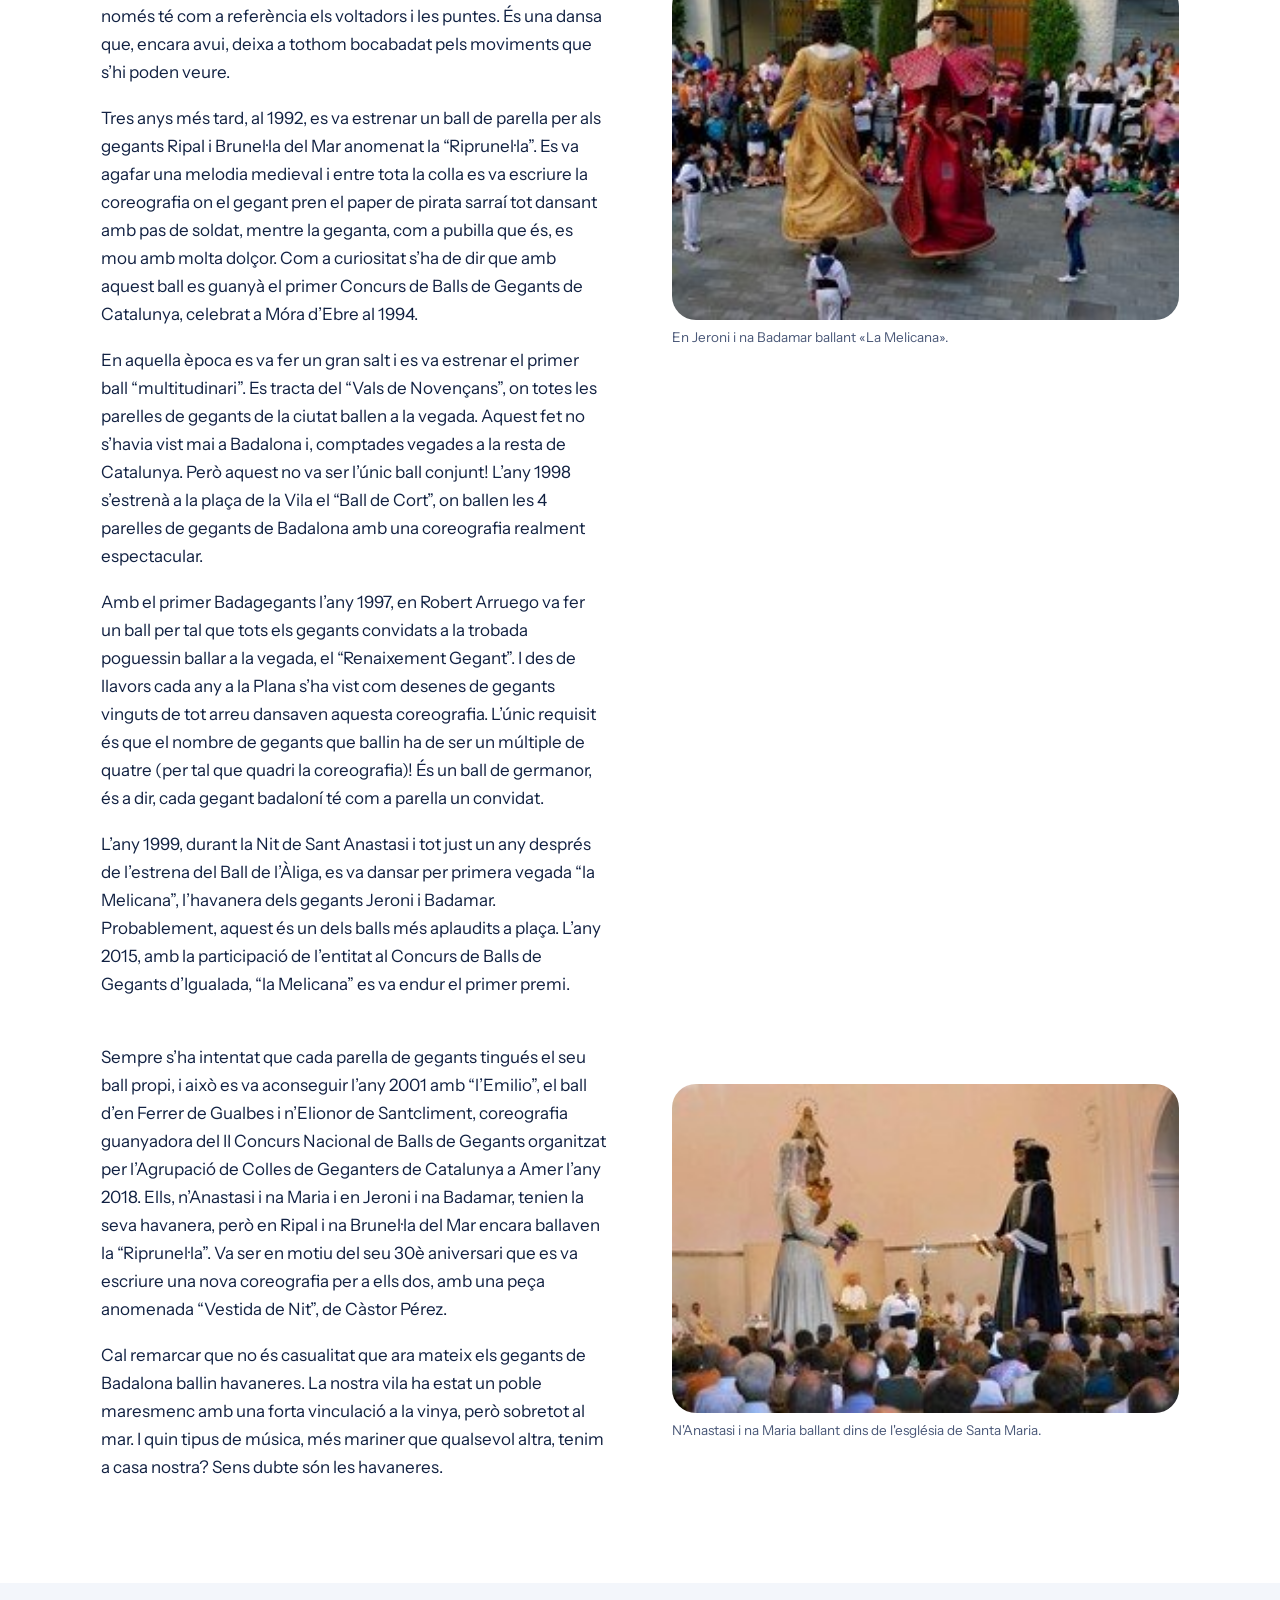
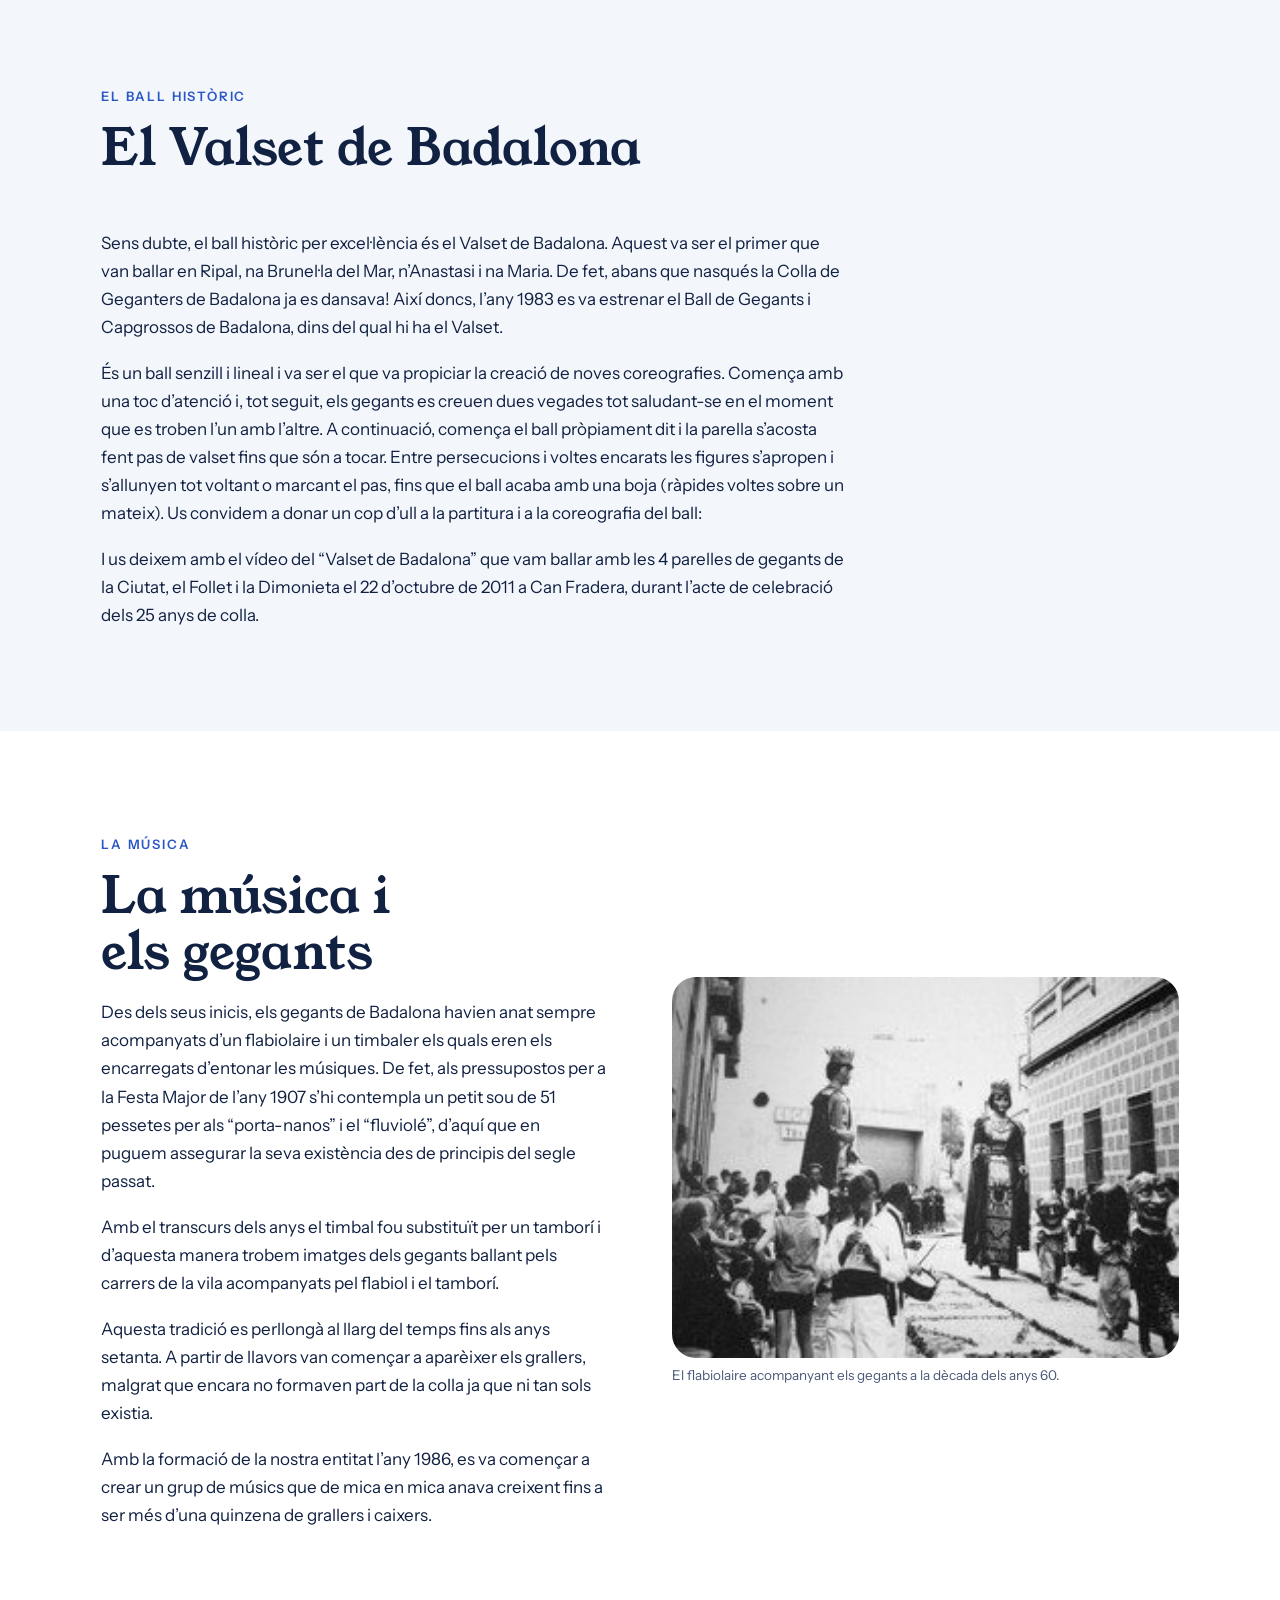
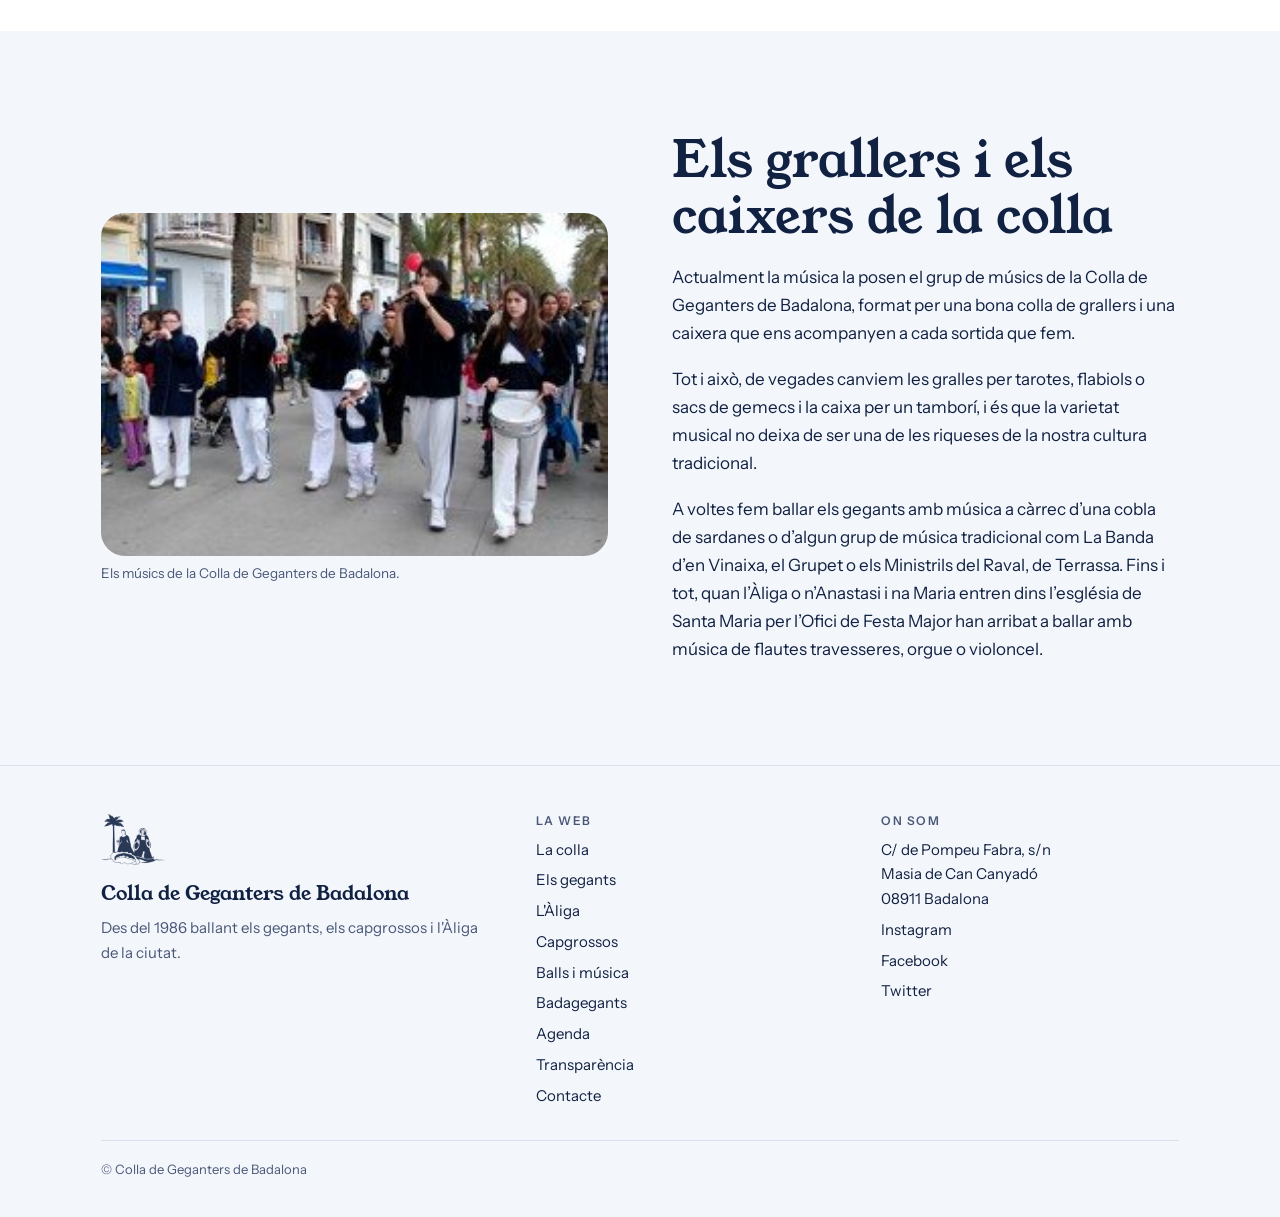
<file: balls.html>
<!doctype html><html lang="ca"><head><meta charset="utf-8"><meta name="viewport" content="width=device-width,initial-scale=1"><title>Balls i música · Geganters de Badalona</title><meta name="description" content="Els balls dels gegants de Badalona i la música que els acompanya."><link rel="preconnect" href="https://fonts.googleapis.com"><link rel="preconnect" href="https://fonts.gstatic.com" crossorigin><link href="https://fonts.googleapis.com/css2?family=Young+Serif&family=Instrument+Sans:wght@400;500;600&display=swap" rel="stylesheet"><link rel="stylesheet" href="estil.css"></head><body><header class="cap" id="cap"><div class="wrap cap-in"><a class="marca" href="index.html" aria-label="Colla de Geganters de Badalona, inici"><img class="lg lg-clar" src="img/logo-clar.png" alt="" width="44" height="35"><img class="lg lg-fosc" src="img/logo-fosc.png" alt="" width="44" height="35"><span class="marca-nom">Colla de Geganters<br>de Badalona</span></a><nav class="menu" id="menu" aria-label="Seccions"><a href="la-colla.html">La colla</a><a href="gegants.html">Els gegants</a><a href="aliga.html">L'Àliga</a><a href="capgrossos.html">Capgrossos</a><a href="balls.html" aria-current="page">Balls i música</a><a href="badagegants.html">Badagegants</a><a href="agenda.html">Agenda</a><a href="transparencia.html">Transparència</a><a href="contacte.html">Contacte</a></nav><button class="icona-btn" id="tema" type="button" aria-label="Canvia entre tema clar i fosc" title="Tema clar o fosc"><svg width="20" height="20" viewBox="0 0 24 24" fill="none" stroke="currentColor" stroke-width="2" stroke-linecap="round"><path d="M21 12.8A9 9 0 1 1 11.2 3a7 7 0 0 0 9.8 9.8z"/></svg></button><button class="icona-btn burger" id="burger" type="button" aria-label="Obre el menú" aria-expanded="false"><svg width="20" height="20" viewBox="0 0 24 24" fill="none" stroke="currentColor" stroke-width="2" stroke-linecap="round"><path d="M4 7h16M4 12h16M4 17h16"/></svg></button></div></header><main><section class="pag-cap amb-foto" style="padding:0"><img src="img/doc-13.jpg" alt=""><div class="wrap"><div class="eyebrow">Balls i música</div><h1>Cada gegant, el seu ball</h1><p class="lead">Els gegants de Badalona no només volten: ballen coreografies pròpies, moltes sobre havaneres.</p></div></section><section><div class="wrap franja"><div class="rv"><div class="eyebrow">La història dels balls</div><h2 class="titol" style="margin-block:14px 18px">Com ballen els gegants</h2><div class="prose"><p>Ja sigui perquè gran part dels fundadors de la colla provenien del món de l’esbart o bé perquè la Colla de Geganters de Terrassa va ajudar-nos a fer les primeres passes, des de sempre hem lluitat per poder lluir ballant els gegants fent que cada parella tingués la seva pròpia dansa, creant coreografies amb tres, quatre o cinc parelles de gegants i impulsant que a arreu del país aquestes figures majestuoses no es dediquin només a voltar, sinó que hi hagi una feina i un esforç al darrere per a enaltir-les tot fent balls coreografiats.</p><p>El primer ball que es dansà a Badalona va ser el “Ball de Gegants i Capgrossos de Badalona”, amb música de Jordi Fàbregas i coreografia de Jan Grau. Fou estrenat el 1982 coincidint amb l’arribada dels gegants moros, en Ripal i la Brunel·la del Mar, i els nou capgrossos. En aquella època no hi havia una colla de geganters estable a la vila i els encarregats de fer ballar els gegants era un grup de teatre. En Jan Grau, aleshores geganter de Terrassa, va ensenyar el ball als joves geganters i aquests el dansaven cada vegada que els gegants trepitjaven el carrer.</p><p>Quan l’any 1986 va néixer la Colla de Geganters de Badalona es començava a gestar una nova manera de veure el món dels gegants que de mica en mica anava arrelant a molts punts de la geografia catalana (entre els quals hi havia la nostra vila): els gegants havien de ballar a plaça! Aquest procés ja havia començat feia 4 anys amb el “Ball de Gegants i Capgrossos de Badalona”, però la colla tenia ganes de fer noves coreografies, de provar noves tècniques… de fer volar la imaginació.</p><p>Després d’esmerçar-se per a fer nous balls, com la “Gironella” o la “Jota Tortosina”, l’any 1989 es va estrenar un ball nou pels gegants Anastasi i Maria. Al so d’una havanera de Josep Olivella, la “Coqueta”, els gegants centenaris fan tot un seguit de passades d’esquena molt tècniques on el ballador no veu l’altre gegant i només té com a referència els voltadors i les puntes. És una dansa que, encara avui, deixa a tothom bocabadat pels moviments que s’hi poden veure.</p><p>Tres anys més tard, al 1992, es va estrenar un ball de parella per als gegants Ripal i Brunel·la del Mar anomenat la “Riprunel·la”. Es va agafar una melodia medieval i entre tota la colla es va escriure la coreografia on el gegant pren el paper de pirata sarraí tot dansant amb pas de soldat, mentre la geganta, com a pubilla que és, es mou amb molta dolçor. Com a curiositat s’ha de dir que amb aquest ball es guanyà el primer Concurs de Balls de Gegants de Catalunya, celebrat a Móra d’Ebre al 1994.</p><p>En aquella època es va fer un gran salt i es va estrenar el primer ball “multitudinari”. Es tracta del “Vals de Novençans”, on totes les parelles de gegants de la ciutat ballen a la vegada. Aquest fet no s’havia vist mai a Badalona i, comptades vegades a la resta de Catalunya. Però aquest no va ser l’únic ball conjunt! L’any 1998 s’estrenà a la plaça de la Vila el “Ball de Cort”, on ballen les 4 parelles de gegants de Badalona amb una coreografia realment espectacular.</p><p>Amb el primer Badagegants l’any 1997, en Robert Arruego va fer un ball per tal que tots els gegants convidats a la trobada poguessin ballar a la vegada, el “Renaixement Gegant”. I des de llavors cada any a la Plana s’ha vist com desenes de gegants vinguts de tot arreu dansaven aquesta coreografia. L’únic requisit és que el nombre de gegants que ballin ha de ser un múltiple de quatre (per tal que quadri la coreografia)! És un ball de germanor, és a dir, cada gegant badaloní té com a parella un convidat.</p><p>L’any 1999, durant la Nit de Sant Anastasi i tot just un any després de l’estrena del Ball de l’Àliga, es va dansar per primera vegada “la Melicana”, l’havanera dels gegants Jeroni i Badamar. Probablement, aquest és un dels balls més aplaudits a plaça. L’any 2015, amb la participació de l’entitat al Concurs de Balls de Gegants d’Igualada, “la Melicana” es va endur el primer premi.</p></div></div><div style="display:grid;gap:18px" class="rv"><figure class="fig"><img src="img/doc-13.jpg" alt="Els gegants ballant el Vals de Novençans" loading="lazy"><figcaption>Els gegants ballant el «Vals de Novençans».</figcaption></figure><figure class="fig"><img src="img/doc-32.jpg" alt="En Jeroni i na Badamar ballant La Melicana" loading="lazy"><figcaption>En Jeroni i na Badamar ballant «La Melicana».</figcaption></figure></div></div><div class="wrap" style="margin-top:44px"><div class="franja"><div class="prose rv"><p>Sempre s’ha intentat que cada parella de gegants tingués el seu ball propi, i això es va aconseguir l’any 2001 amb “l’Emilio”, el ball d’en Ferrer de Gualbes i n’Elionor de Santcliment, coreografia guanyadora del II Concurs Nacional de Balls de Gegants organitzat per l’Agrupació de Colles de Geganters de Catalunya a Amer l’any 2018. Ells, n’Anastasi i na Maria i en Jeroni i na Badamar, tenien la seva havanera, però en Ripal i na Brunel·la del Mar encara ballaven la “Riprunel·la”. Va ser en motiu del seu 30è aniversari que es va escriure una nova coreografia per a ells dos, amb una peça anomenada “Vestida de Nit”, de Càstor Pérez.</p><p>Cal remarcar que no és casualitat que ara mateix els gegants de Badalona ballin havaneres. La nostra vila ha estat un poble maresmenc amb una forta vinculació a la vinya, però sobretot al mar. I quin tipus de música, més mariner que qualsevol altra, tenim a casa nostra? Sens dubte són les havaneres.</p></div><figure class="fig rv"><img src="img/doc-33.jpg" alt="Anastasi i Maria ballant dins de l'església de Santa Maria" loading="lazy"><figcaption>N'Anastasi i na Maria ballant dins de l'església de Santa Maria.</figcaption></figure></div></div></section><section style="background:var(--surface)"><div class="wrap"><div class="sec-cap rv"><div class="eyebrow">El ball històric</div><h2 class="titol">El Valset de Badalona</h2></div><div class="prose rv"><p>Sens dubte, el ball històric per excel·lència és el Valset de Badalona. Aquest va ser el primer que van ballar en Ripal, na Brunel·la del Mar, n’Anastasi i na Maria. De fet, abans que nasqués la Colla de Geganters de Badalona ja es dansava! Així doncs, l’any 1983 es va estrenar el Ball de Gegants i Capgrossos de Badalona, dins del qual hi ha el Valset.</p><p>És un ball senzill i lineal i va ser el que va propiciar la creació de noves coreografies. Comença amb una toc d’atenció i, tot seguit, els gegants es creuen dues vegades tot saludant-se en el moment que es troben l’un amb l’altre. A continuació, comença el ball pròpiament dit i la parella s’acosta fent pas de valset fins que són a tocar. Entre persecucions i voltes encarats les figures s’apropen i s’allunyen tot voltant o marcant el pas, fins que el ball acaba amb una boja (ràpides voltes sobre un mateix). Us convidem a donar un cop d’ull a la partitura i a la coreografia del ball:</p><p>I us deixem amb el vídeo del “Valset de Badalona” que vam ballar amb les 4 parelles de gegants de la Ciutat, el Follet i la Dimonieta el 22 d’octubre de 2011 a Can Fradera, durant l’acte de celebració dels 25 anys de colla.</p></div></div></section><section><div class="wrap franja"><div class="rv"><div class="eyebrow">La música</div><h2 class="titol" style="margin-block:14px 18px">La música i els gegants</h2><div class="prose"><p>Des dels seus inicis, els gegants de Badalona havien anat sempre acompanyats d’un flabiolaire i un timbaler els quals eren els encarregats d’entonar les músiques. De fet, als pressupostos per a la Festa Major de l’any 1907 s’hi contempla un petit sou de 51 pessetes per als “porta-nanos” i el “fluviolé”, d’aquí que en puguem assegurar la seva existència des de principis del segle passat.</p><p>Amb el transcurs dels anys el timbal fou substituït per un tamborí i d’aquesta manera trobem imatges dels gegants ballant pels carrers de la vila acompanyats pel flabiol i el tamborí.</p><p>Aquesta tradició es perllongà al llarg del temps fins als anys setanta. A partir de llavors van començar a aparèixer els grallers, malgrat que encara no formaven part de la colla ja que ni tan sols existia.</p><p>Amb la formació de la nostra entitat l’any 1986, es va començar a crear un grup de músics que de mica en mica anava creixent fins a ser més d’una quinzena de grallers i caixers.</p></div></div><figure class="fig rv"><img src="img/doc-37.jpg" alt="El flabiolaire acompanyant els gegants a la dècada dels anys 60" loading="lazy"><figcaption>El flabiolaire acompanyant els gegants a la dècada dels anys 60.</figcaption></figure></div></section><section style="background:var(--surface)"><div class="wrap franja"><figure class="fig rv"><img src="img/doc-9.jpg" alt="Els músics de la Colla de Geganters de Badalona" loading="lazy"><figcaption>Els músics de la Colla de Geganters de Badalona.</figcaption></figure><div class="rv"><h2 class="titol" style="margin-bottom:18px">Els grallers i els caixers de la colla</h2><div class="prose"><p>Actualment la música la posen el grup de músics de la Colla de Geganters de Badalona, format per una bona colla de grallers i una caixera que ens acompanyen a cada sortida que fem.</p><p>Tot i això, de vegades canviem les gralles per tarotes, flabiols o sacs de gemecs i la caixa per un tamborí, i és que la varietat musical no deixa de ser una de les riqueses de la nostra cultura tradicional.</p><p>A voltes fem ballar els gegants amb música a càrrec d’una cobla de sardanes o d’algun grup de música tradicional com La Banda d’en Vinaixa, el Grupet o els Ministrils del Raval, de Terrassa. Fins i tot, quan l’Àliga o n’Anastasi i na Maria entren dins l’església de Santa Maria per l’Ofici de Festa Major han arribat a ballar amb música de flautes travesseres, orgue o violoncel.</p></div></div></div></section></main><footer><div class="wrap"><div class="peu"><div><img class="lg lg-clar" src="img/logo-clar.png" alt="" width="44" height="35"><img class="lg lg-fosc" src="img/logo-fosc.png" alt="" width="44" height="35"><p class="nom">Colla de Geganters de Badalona</p><p style="color:var(--fg-soft);font-size:15px;margin-top:6px">Des del 1986 ballant els gegants, els capgrossos i l'Àliga de la ciutat.</p></div><div><h4>La web</h4><ul><li><a href="la-colla.html">La colla</a></li><li><a href="gegants.html">Els gegants</a></li><li><a href="aliga.html">L'Àliga</a></li><li><a href="capgrossos.html">Capgrossos</a></li><li><a href="balls.html">Balls i música</a></li><li><a href="badagegants.html">Badagegants</a></li><li><a href="agenda.html">Agenda</a></li><li><a href="transparencia.html">Transparència</a></li><li><a href="contacte.html">Contacte</a></li></ul></div><div><h4>On som</h4><ul><li>C/ de Pompeu Fabra, s/n<br>Masia de Can Canyadó<br>08911 Badalona</li><li><a href="https://www.instagram.com/gegantersbdn" target="_blank" rel="noopener">Instagram</a></li><li><a href="https://www.facebook.com/gegantersbadalona" target="_blank" rel="noopener">Facebook</a></li><li><a href="https://www.twitter.com/GegantersBDN" target="_blank" rel="noopener">Twitter</a></li></ul></div></div><p class="copy">© Colla de Geganters de Badalona</p></div></footer><dialog class="lb" id="lb" aria-label="Foto ampliada"><button class="lb-tanca" type="button" id="lb-tanca">Tanca</button><img id="lb-img" alt=""><p id="lb-peu"></p></dialog><script src="web.js"></script></body></html>
</file>
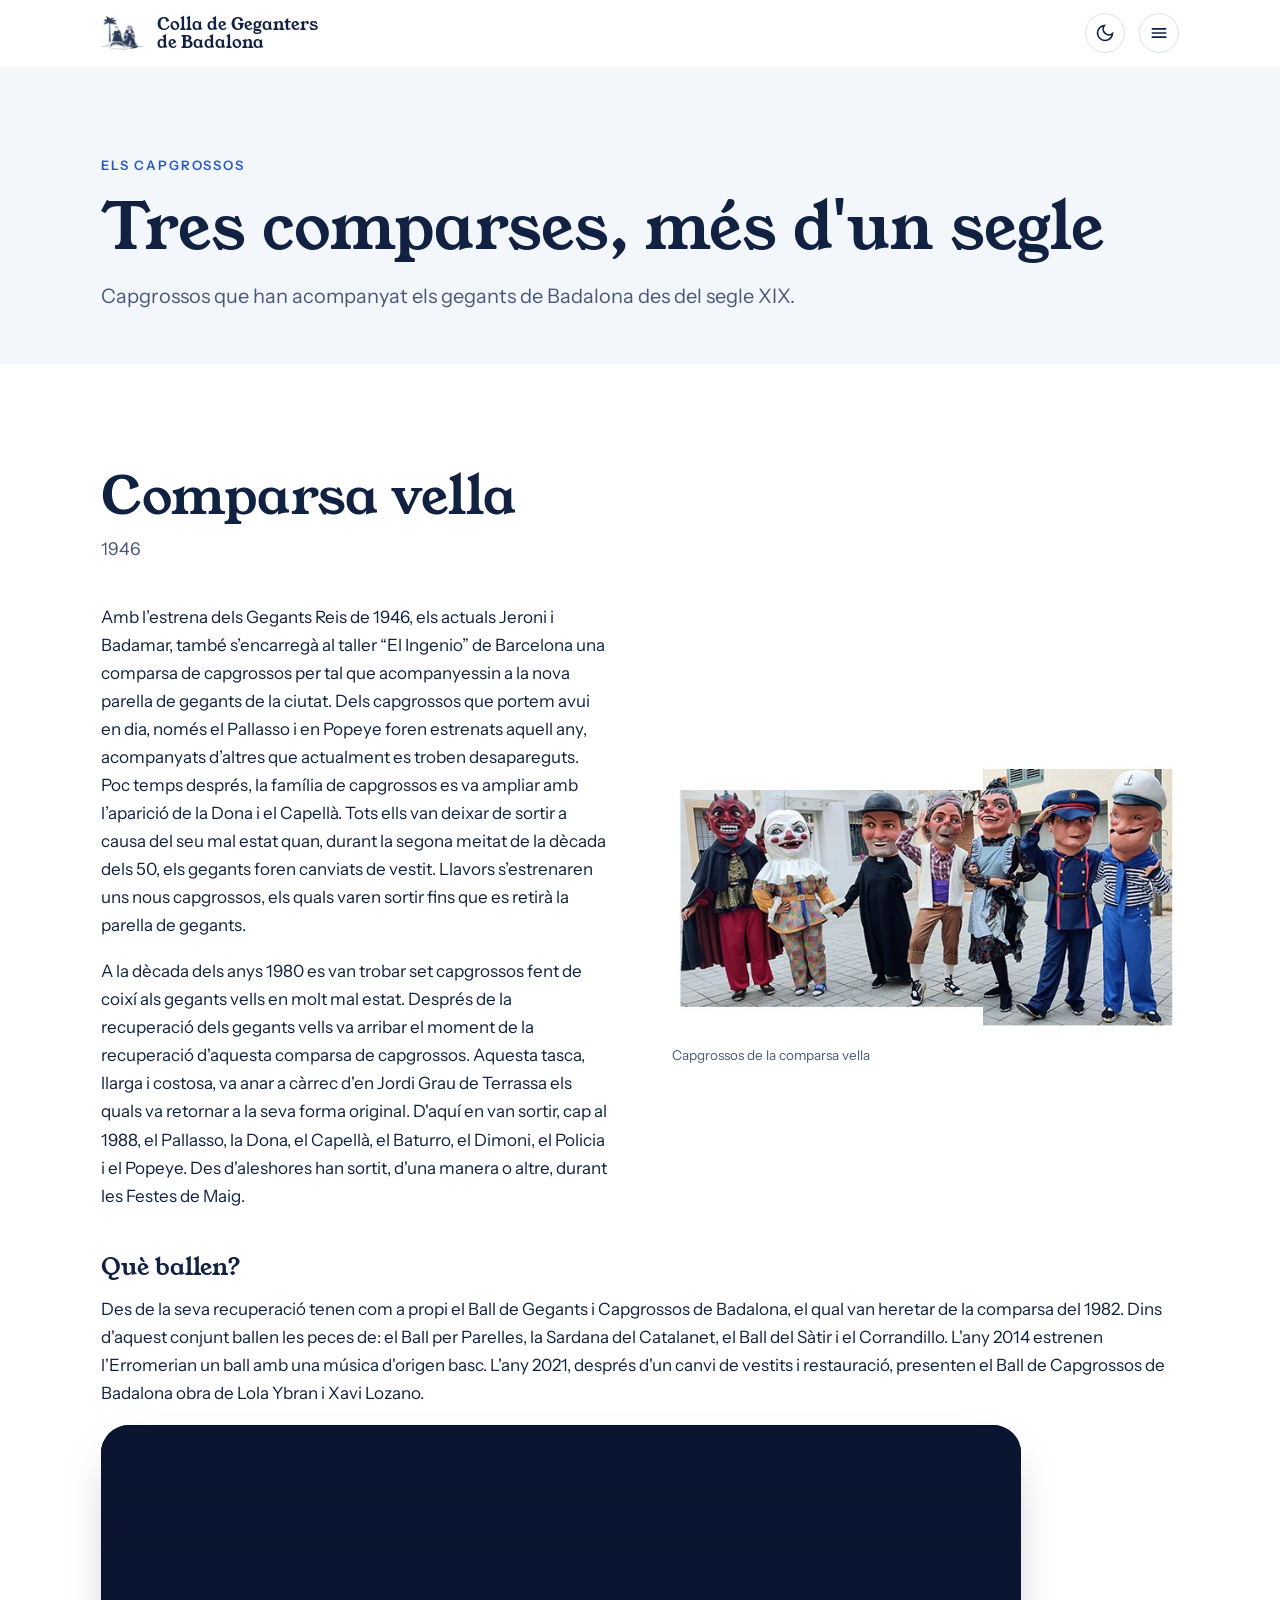
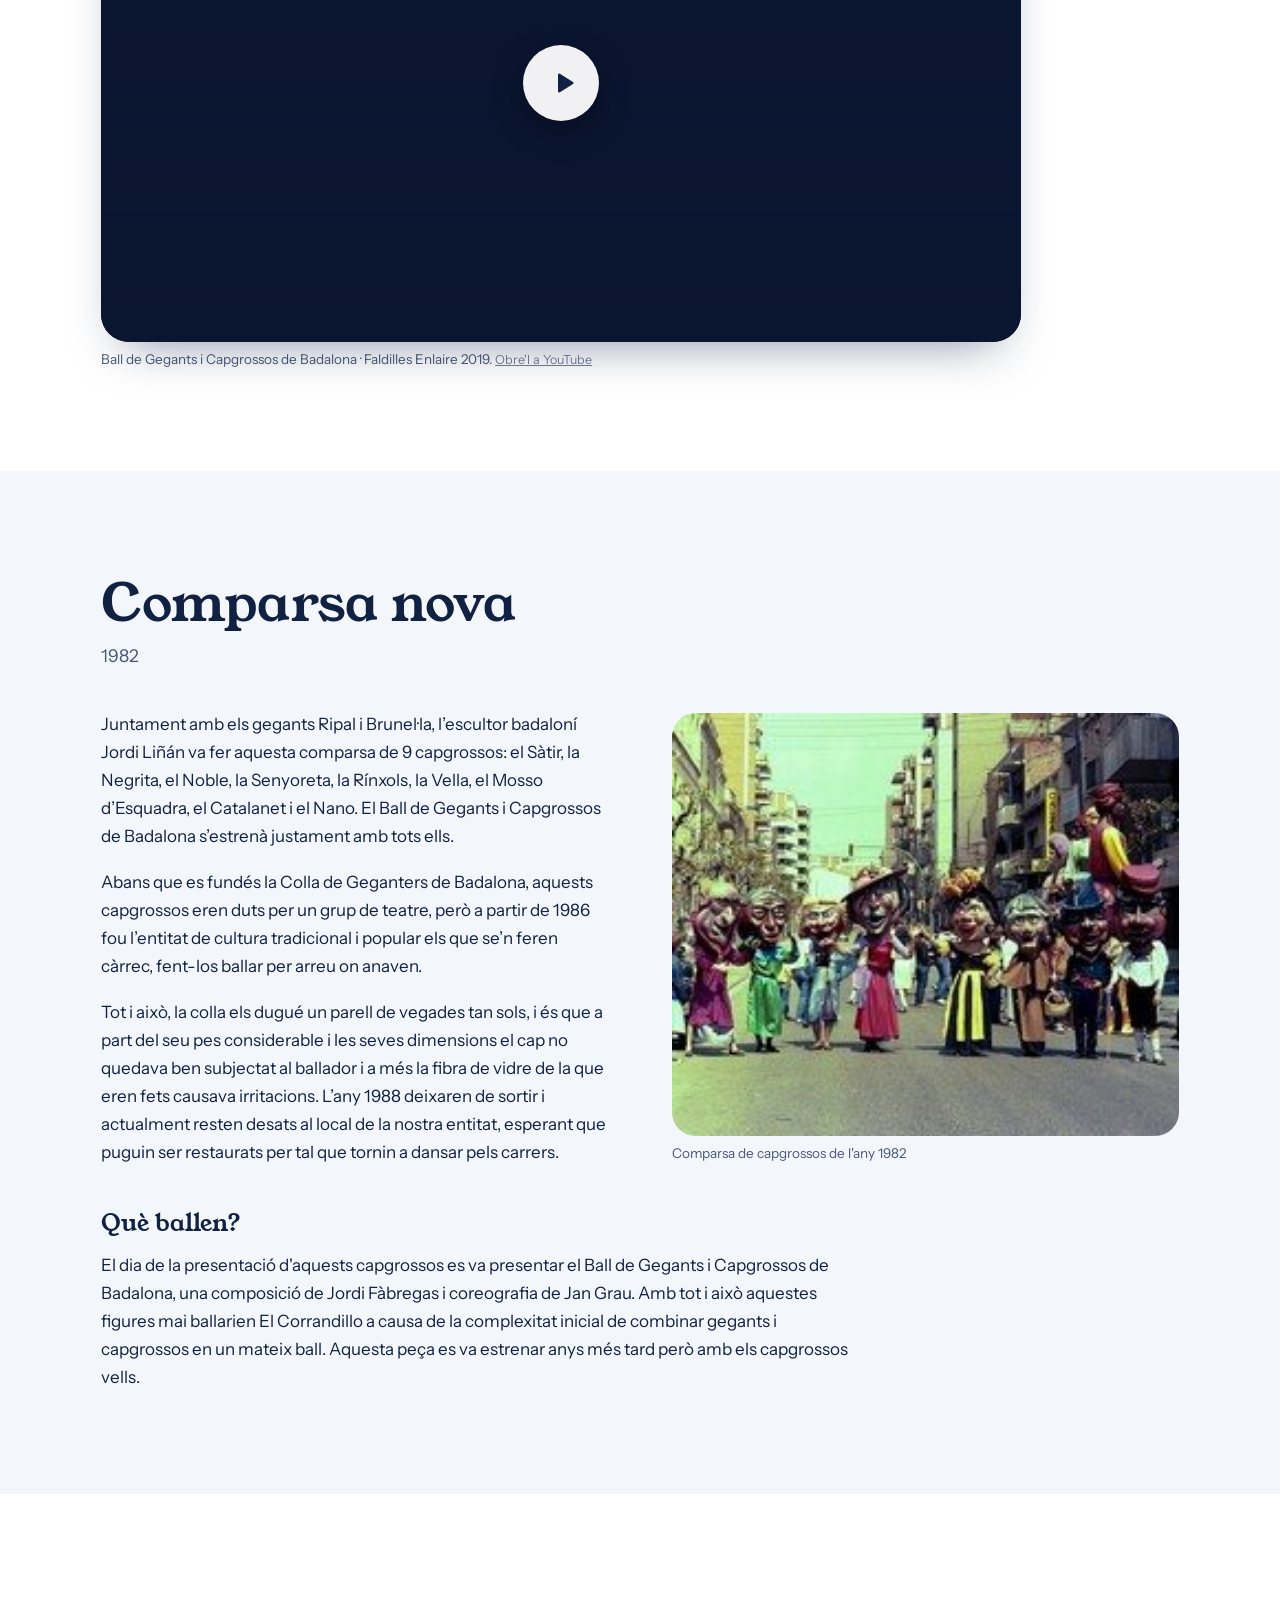
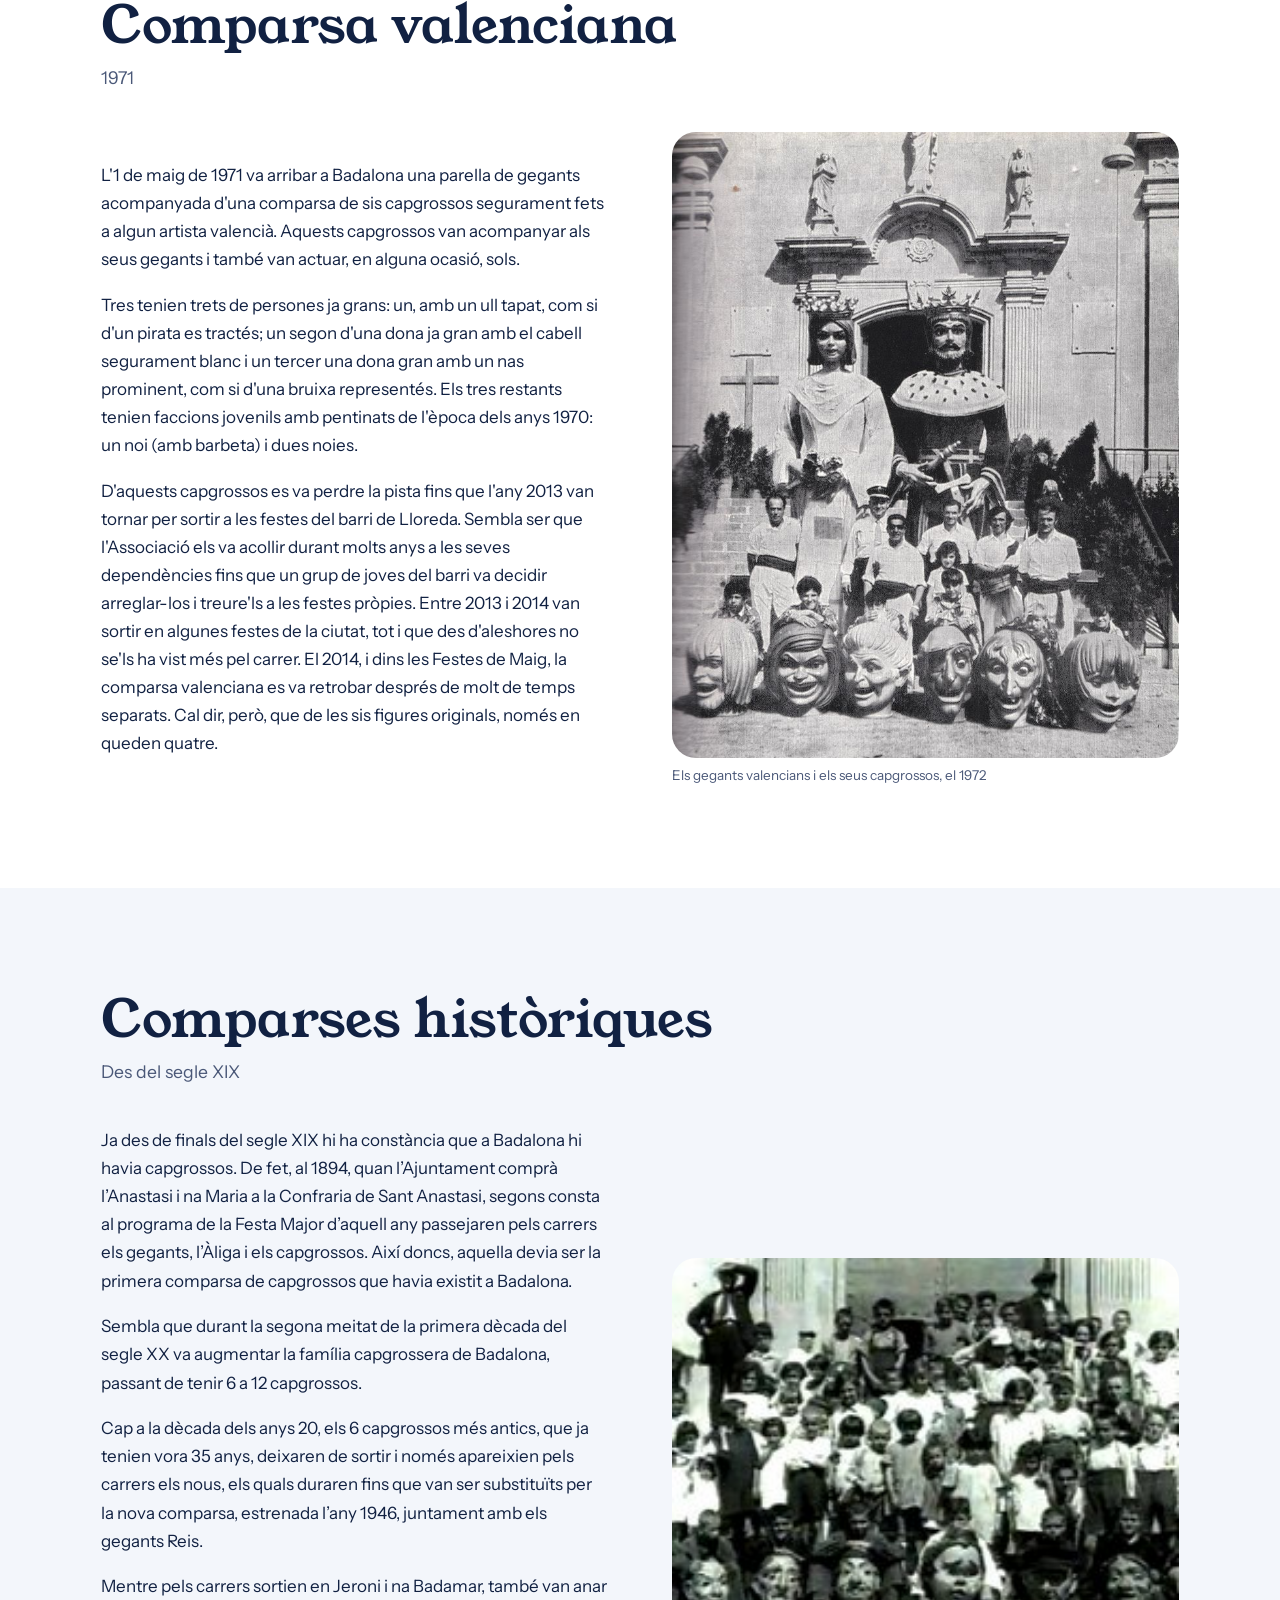
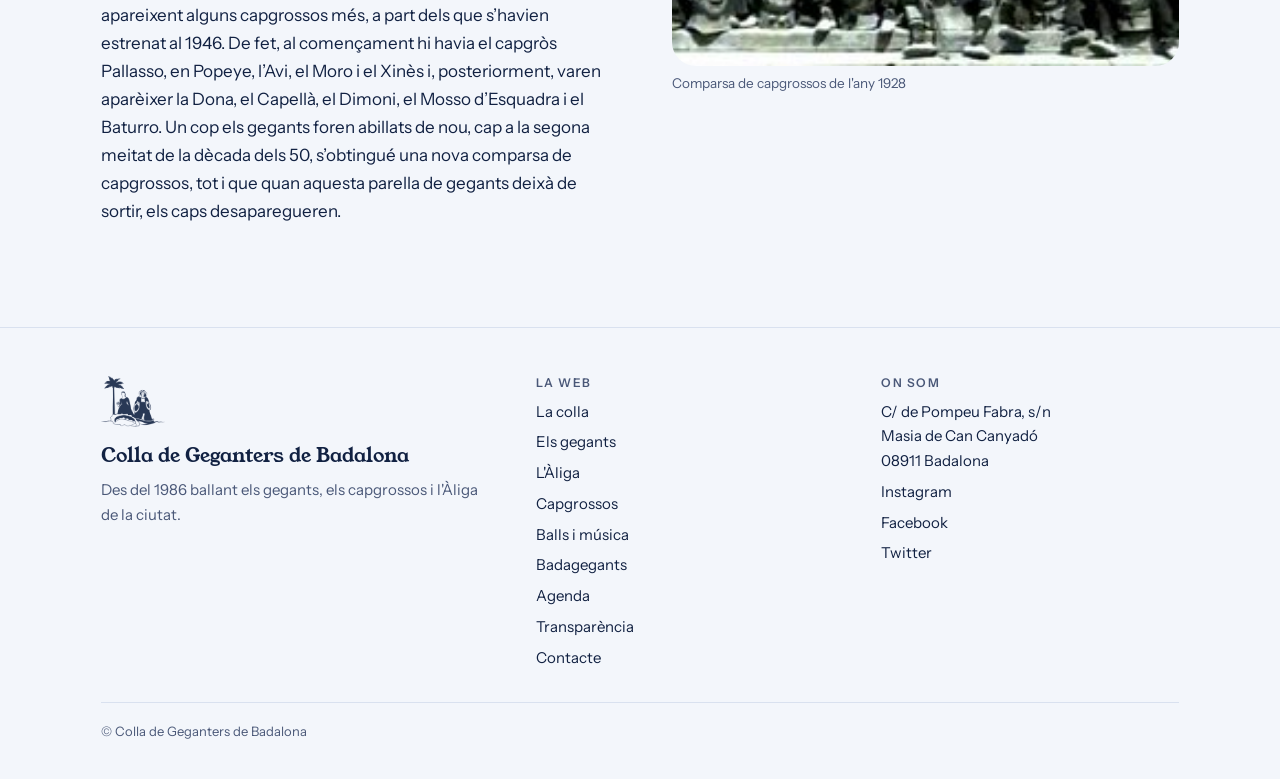
<file: capgrossos.html>
<!doctype html><html lang="ca"><head><meta charset="utf-8"><meta name="viewport" content="width=device-width,initial-scale=1"><title>Capgrossos · Geganters de Badalona</title><meta name="description" content="Les comparses de capgrossos de Badalona: la vella, la nova, la valenciana i les històriques."><link rel="preconnect" href="https://fonts.googleapis.com"><link rel="preconnect" href="https://fonts.gstatic.com" crossorigin><link href="https://fonts.googleapis.com/css2?family=Young+Serif&family=Instrument+Sans:wght@400;500;600&display=swap" rel="stylesheet"><link rel="stylesheet" href="estil.css"></head><body><header class="cap" id="cap"><div class="wrap cap-in"><a class="marca" href="index.html" aria-label="Colla de Geganters de Badalona, inici"><img class="lg lg-clar" src="img/logo-clar.png" alt="" width="44" height="35"><img class="lg lg-fosc" src="img/logo-fosc.png" alt="" width="44" height="35"><span class="marca-nom">Colla de Geganters<br>de Badalona</span></a><nav class="menu" id="menu" aria-label="Seccions"><a href="la-colla.html">La colla</a><a href="gegants.html">Els gegants</a><a href="aliga.html">L'Àliga</a><a href="capgrossos.html" aria-current="page">Capgrossos</a><a href="balls.html">Balls i música</a><a href="badagegants.html">Badagegants</a><a href="agenda.html">Agenda</a><a href="transparencia.html">Transparència</a><a href="contacte.html">Contacte</a></nav><button class="icona-btn" id="tema" type="button" aria-label="Canvia entre tema clar i fosc" title="Tema clar o fosc"><svg width="20" height="20" viewBox="0 0 24 24" fill="none" stroke="currentColor" stroke-width="2" stroke-linecap="round"><path d="M21 12.8A9 9 0 1 1 11.2 3a7 7 0 0 0 9.8 9.8z"/></svg></button><button class="icona-btn burger" id="burger" type="button" aria-label="Obre el menú" aria-expanded="false"><svg width="20" height="20" viewBox="0 0 24 24" fill="none" stroke="currentColor" stroke-width="2" stroke-linecap="round"><path d="M4 7h16M4 12h16M4 17h16"/></svg></button></div></header><main><section class="pag-cap"><div class="wrap"><div class="eyebrow">Els capgrossos</div><h1>Tres comparses, més d'un segle</h1><p class="lead">Capgrossos que han acompanyat els gegants de Badalona des del segle XIX.</p></div></section><section><div class="wrap"><div class="par-cap rv"><h2>Comparsa vella</h2><p class="sub">1946</p></div><div class="franja"><div class="prose rv"><p>Amb l’estrena dels Gegants Reis de 1946, els actuals Jeroni i Badamar, també s’encarregà al taller “El Ingenio” de Barcelona una comparsa de capgrossos per tal que acompanyessin a la nova parella de gegants de la ciutat. Dels capgrossos que portem avui en dia, només el Pallasso i en Popeye foren estrenats aquell any, acompanyats d’altres que actualment es troben desapareguts. Poc temps després, la família de capgrossos es va ampliar amb l’aparició de la Dona i el Capellà. Tots ells van deixar de sortir a causa del seu mal estat quan, durant la segona meitat de la dècada dels 50, els gegants foren canviats de vestit. Llavors s’estrenaren uns nous capgrossos, els quals varen sortir fins que es retirà la parella de gegants.</p><p>A la dècada dels anys 1980 es van trobar set capgrossos fent de coixí als gegants vells en molt mal estat. Després de la recuperació dels gegants vells va arribar el moment de la recuperació d'aquesta comparsa de capgrossos. Aquesta tasca, llarga i costosa, va anar a càrrec d'en Jordi Grau de Terrassa els quals va retornar a la seva forma original. D'aquí en van sortir, cap al 1988, el Pallasso, la Dona, el Capellà, el Baturro, el Dimoni, el Policia i el Popeye. Des d'aleshores han sortit, d'una manera o altre, durant les Festes de Maig.</p></div><div class="rv" style="display:grid;gap:14px"><figure class="fig"><img src="img/doc-11.jpg" alt="Capgrossos de la comparsa vella" loading="lazy"><figcaption>Capgrossos de la comparsa vella</figcaption></figure></div></div><div class="bloc rv"><h3>Què ballen?</h3><div class="prose"><p>Des de la seva recuperació tenen com a propi el Ball de Gegants i Capgrossos de Badalona, el qual van heretar de la comparsa del 1982. Dins d'aquest conjunt ballen les peces de: el Ball per Parelles, la Sardana del Catalanet, el Ball del Sàtir i el Corrandillo. L'any 2014 estrenen l'Erromerian un ball amb una música d'origen basc. L'any 2021, després d'un canvi de vestits i restauració, presenten el Ball de Capgrossos de Badalona obra de Lola Ybran i Xavi Lozano.</p><figure class="video-fig" data-id="6SHBmkM-4OI" data-t="Ball de Gegants i Capgrossos de Badalona · Faldilles Enlaire 2019"><div class="video"><button class="v-play" type="button" data-yt="6SHBmkM-4OI" aria-label="Reprodueix: Ball de Gegants i Capgrossos de Badalona · Faldilles Enlaire 2019" style="--poster:url(https://i.ytimg.com/vi/6SHBmkM-4OI/hqdefault.jpg)"><span class="v-btn"><svg viewBox="0 0 24 24" width="30" height="30" fill="currentColor" aria-hidden="true"><path d="M8 5.5v13a1 1 0 0 0 1.5.86l10.5-6.5a1 1 0 0 0 0-1.72L9.5 4.64A1 1 0 0 0 8 5.5z"/></svg></span></button></div><figcaption>Ball de Gegants i Capgrossos de Badalona · Faldilles Enlaire 2019. <a href="https://www.youtube.com/watch?v=6SHBmkM-4OI" target="_blank" rel="noopener">Obre'l a YouTube</a></figcaption></figure></div></div></div></section><section style="background:var(--surface)"><div class="wrap"><div class="par-cap rv"><h2>Comparsa nova</h2><p class="sub">1982</p></div><div class="franja"><div class="prose rv"><p>Juntament amb els gegants Ripal i Brunel·la, l’escultor badaloní Jordi Liñán va fer aquesta comparsa de 9 capgrossos: el Sàtir, la Negrita, el Noble, la Senyoreta, la Rínxols, la Vella, el Mosso d’Esquadra, el Catalanet i el Nano. El Ball de Gegants i Capgrossos de Badalona s’estrenà justament amb tots ells.</p><p>Abans que es fundés la Colla de Geganters de Badalona, aquests capgrossos eren duts per un grup de teatre, però a partir de 1986 fou l’entitat de cultura tradicional i popular els que se’n feren càrrec, fent-los ballar per arreu on anaven.</p><p>Tot i això, la colla els dugué un parell de vegades tan sols, i és que a part del seu pes considerable i les seves dimensions el cap no quedava ben subjectat al ballador i a més la fibra de vidre de la que eren fets causava irritacions. L’any 1988 deixaren de sortir i actualment resten desats al local de la nostra entitat, esperant que puguin ser restaurats per tal que tornin a dansar pels carrers.</p></div><div class="rv" style="display:grid;gap:14px"><figure class="fig"><img src="img/doc-16.jpg" alt="Comparsa de capgrossos de l&#x27;any 1982" loading="lazy"><figcaption>Comparsa de capgrossos de l'any 1982</figcaption></figure></div></div><div class="bloc rv"><h3>Què ballen?</h3><div class="prose"><p>El dia de la presentació d'aquests capgrossos es va presentar el Ball de Gegants i Capgrossos de Badalona, una composició de Jordi Fàbregas i coreografia de Jan Grau. Amb tot i això aquestes figures mai ballarien El Corrandillo a causa de la complexitat inicial de combinar gegants i capgrossos en un mateix ball. Aquesta peça es va estrenar anys més tard però amb els capgrossos vells.</p></div></div></div></section><section><div class="wrap"><div class="par-cap rv"><h2>Comparsa valenciana</h2><p class="sub">1971</p></div><div class="franja"><div class="prose rv"><p>L'1 de maig de 1971 va arribar a Badalona una parella de gegants acompanyada d'una comparsa de sis capgrossos segurament fets a algun artista valencià. Aquests capgrossos van acompanyar als seus gegants i també van actuar, en alguna ocasió, sols.</p><p>Tres tenien trets de persones ja grans: un, amb un ull tapat, com si d'un pirata es tractés; un segon d'una dona ja gran amb el cabell segurament blanc i un tercer una dona gran amb un nas prominent, com si d'una bruixa representés. Els tres restants tenien faccions jovenils amb pentinats de l'època dels anys 1970: un noi (amb barbeta) i dues noies.</p><p>D'aquests capgrossos es va perdre la pista fins que l'any 2013 van tornar per sortir a les festes del barri de Lloreda. Sembla ser que l'Associació els va acollir durant molts anys a les seves dependències fins que un grup de joves del barri va decidir arreglar-los i treure'ls a les festes pròpies. Entre 2013 i 2014 van sortir en algunes festes de la ciutat, tot i que des d'aleshores no se'ls ha vist més pel carrer. El 2014, i dins les Festes de Maig, la comparsa valenciana es va retrobar després de molt de temps separats. Cal dir, però, que de les sis figures originals, només en queden quatre.</p></div><div class="rv" style="display:grid;gap:14px"><figure class="fig"><img src="img/u-1972.jpg" alt="Els gegants valencians i els seus capgrossos, el 1972" loading="lazy"><figcaption>Els gegants valencians i els seus capgrossos, el 1972</figcaption></figure></div></div></div></section><section style="background:var(--surface)"><div class="wrap"><div class="par-cap rv"><h2>Comparses històriques</h2><p class="sub">Des del segle XIX</p></div><div class="franja"><div class="prose rv"><p>Ja des de finals del segle XIX hi ha constància que a Badalona hi havia capgrossos. De fet, al 1894, quan l’Ajuntament comprà l’Anastasi i na Maria a la Confraria de Sant Anastasi, segons consta al programa de la Festa Major d’aquell any passejaren pels carrers els gegants, l’Àliga i els capgrossos. Així doncs, aquella devia ser la primera comparsa de capgrossos que havia existit a Badalona.</p><p>Sembla que durant la segona meitat de la primera dècada del segle XX va augmentar la família capgrossera de Badalona, passant de tenir 6 a 12 capgrossos.</p><p>Cap a la dècada dels anys 20, els 6 capgrossos més antics, que ja tenien vora 35 anys, deixaren de sortir i només apareixien pels carrers els nous, els quals duraren fins que van ser substituïts per la nova comparsa, estrenada l’any 1946, juntament amb els gegants Reis.</p><p>Mentre pels carrers sortien en Jeroni i na Badamar, també van anar apareixent alguns capgrossos més, a part dels que s’havien estrenat al 1946. De fet, al començament hi havia el capgròs Pallasso, en Popeye, l’Avi, el Moro i el Xinès i, posteriorment, varen aparèixer la Dona, el Capellà, el Dimoni, el Mosso d’Esquadra i el Baturro. Un cop els gegants foren abillats de nou, cap a la segona meitat de la dècada dels 50, s’obtingué una nova comparsa de capgrossos, tot i que quan aquesta parella de gegants deixà de sortir, els caps desaparegueren.</p></div><div class="rv" style="display:grid;gap:14px"><figure class="fig"><img src="img/doc-19.jpg" alt="Comparsa de capgrossos de l&#x27;any 1928" loading="lazy"><figcaption>Comparsa de capgrossos de l'any 1928</figcaption></figure></div></div></div></section></main><footer><div class="wrap"><div class="peu"><div><img class="lg lg-clar" src="img/logo-clar.png" alt="" width="44" height="35"><img class="lg lg-fosc" src="img/logo-fosc.png" alt="" width="44" height="35"><p class="nom">Colla de Geganters de Badalona</p><p style="color:var(--fg-soft);font-size:15px;margin-top:6px">Des del 1986 ballant els gegants, els capgrossos i l'Àliga de la ciutat.</p></div><div><h4>La web</h4><ul><li><a href="la-colla.html">La colla</a></li><li><a href="gegants.html">Els gegants</a></li><li><a href="aliga.html">L'Àliga</a></li><li><a href="capgrossos.html">Capgrossos</a></li><li><a href="balls.html">Balls i música</a></li><li><a href="badagegants.html">Badagegants</a></li><li><a href="agenda.html">Agenda</a></li><li><a href="transparencia.html">Transparència</a></li><li><a href="contacte.html">Contacte</a></li></ul></div><div><h4>On som</h4><ul><li>C/ de Pompeu Fabra, s/n<br>Masia de Can Canyadó<br>08911 Badalona</li><li><a href="https://www.instagram.com/gegantersbdn" target="_blank" rel="noopener">Instagram</a></li><li><a href="https://www.facebook.com/gegantersbadalona" target="_blank" rel="noopener">Facebook</a></li><li><a href="https://www.twitter.com/GegantersBDN" target="_blank" rel="noopener">Twitter</a></li></ul></div></div><p class="copy">© Colla de Geganters de Badalona</p></div></footer><dialog class="lb" id="lb" aria-label="Foto ampliada"><button class="lb-tanca" type="button" id="lb-tanca">Tanca</button><img id="lb-img" alt=""><p id="lb-peu"></p></dialog><script src="web.js"></script></body></html>
</file>
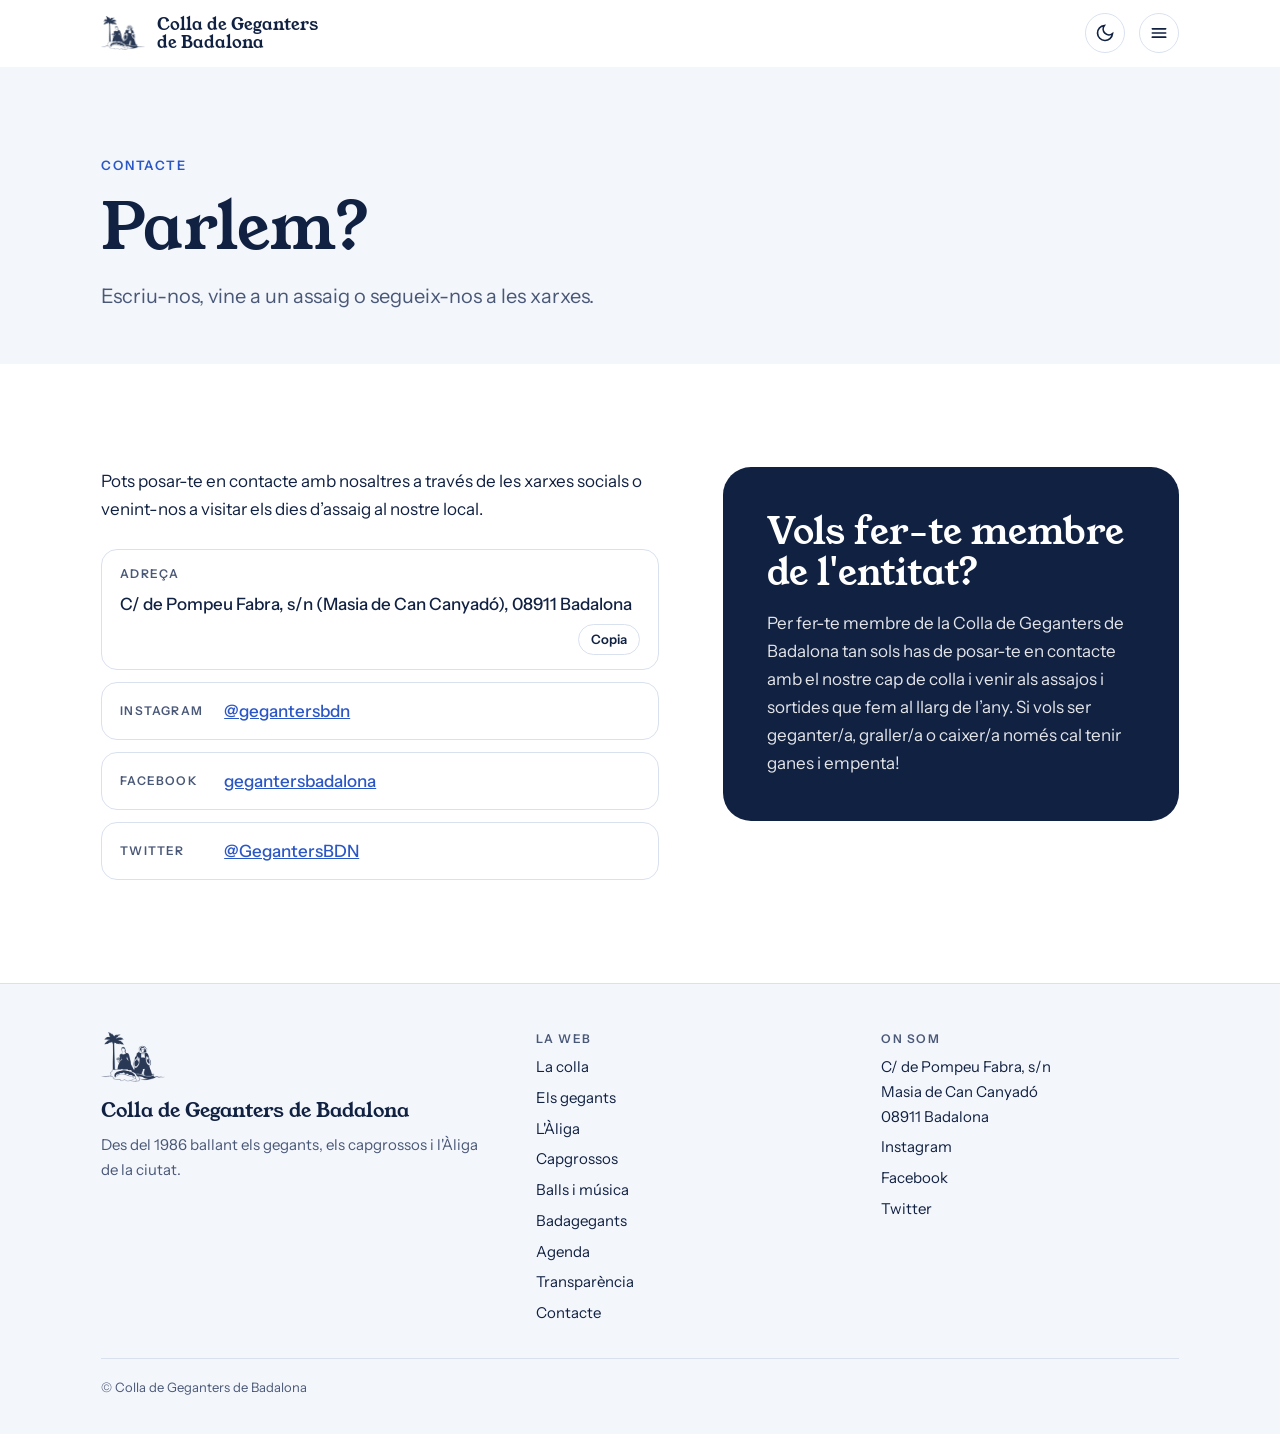
<file: contacte.html>
<!doctype html><html lang="ca"><head><meta charset="utf-8"><meta name="viewport" content="width=device-width,initial-scale=1"><title>Contacte · Geganters de Badalona</title><meta name="description" content="Com contactar amb la Colla de Geganters de Badalona i fer-te membre."><link rel="preconnect" href="https://fonts.googleapis.com"><link rel="preconnect" href="https://fonts.gstatic.com" crossorigin><link href="https://fonts.googleapis.com/css2?family=Young+Serif&family=Instrument+Sans:wght@400;500;600&display=swap" rel="stylesheet"><link rel="stylesheet" href="estil.css"></head><body><header class="cap" id="cap"><div class="wrap cap-in"><a class="marca" href="index.html" aria-label="Colla de Geganters de Badalona, inici"><img class="lg lg-clar" src="img/logo-clar.png" alt="" width="44" height="35"><img class="lg lg-fosc" src="img/logo-fosc.png" alt="" width="44" height="35"><span class="marca-nom">Colla de Geganters<br>de Badalona</span></a><nav class="menu" id="menu" aria-label="Seccions"><a href="la-colla.html">La colla</a><a href="gegants.html">Els gegants</a><a href="aliga.html">L'Àliga</a><a href="capgrossos.html">Capgrossos</a><a href="balls.html">Balls i música</a><a href="badagegants.html">Badagegants</a><a href="agenda.html">Agenda</a><a href="transparencia.html">Transparència</a><a href="contacte.html" aria-current="page">Contacte</a></nav><button class="icona-btn" id="tema" type="button" aria-label="Canvia entre tema clar i fosc" title="Tema clar o fosc"><svg width="20" height="20" viewBox="0 0 24 24" fill="none" stroke="currentColor" stroke-width="2" stroke-linecap="round"><path d="M21 12.8A9 9 0 1 1 11.2 3a7 7 0 0 0 9.8 9.8z"/></svg></button><button class="icona-btn burger" id="burger" type="button" aria-label="Obre el menú" aria-expanded="false"><svg width="20" height="20" viewBox="0 0 24 24" fill="none" stroke="currentColor" stroke-width="2" stroke-linecap="round"><path d="M4 7h16M4 12h16M4 17h16"/></svg></button></div></header><main><section class="pag-cap"><div class="wrap"><div class="eyebrow">Contacte</div><h1>Parlem?</h1><p class="lead">Escriu-nos, vine a un assaig o segueix-nos a les xarxes.</p></div></section><section><div class="wrap contacte-grid"><div class="rv"><div class="prose"><p>Pots posar-te en contacte amb nosaltres a través de les xarxes socials o venint-nos a visitar els dies d’assaig al nostre local.</p></div><div class="dades"><div class="dada"><span class="k">Adreça</span><span class="v" id="dv1">C/ de Pompeu Fabra, s/n (Masia de Can Canyadó), 08911 Badalona</span><button class="copia" type="button" data-copia="dv1">Copia</button></div><div class="dada"><span class="k">Instagram</span><span class="v" id="dv2"><a href="https://www.instagram.com/gegantersbdn" target="_blank" rel="noopener">@gegantersbdn</a></span></div><div class="dada"><span class="k">Facebook</span><span class="v" id="dv3"><a href="https://www.facebook.com/gegantersbadalona" target="_blank" rel="noopener">gegantersbadalona</a></span></div><div class="dada"><span class="k">Twitter</span><span class="v" id="dv4"><a href="https://www.twitter.com/GegantersBDN" target="_blank" rel="noopener">@GegantersBDN</a></span></div></div></div><div class="unir-te rv"><h2>Vols fer-te membre de l'entitat?</h2><p>Per fer-te membre de la Colla de Geganters de Badalona tan sols has de posar-te en contacte amb el nostre cap de colla i venir als assajos i sortides que fem al llarg de l’any. Si vols ser geganter/a, graller/a o caixer/a només cal tenir ganes i empenta!</p></div></div></section></main><footer><div class="wrap"><div class="peu"><div><img class="lg lg-clar" src="img/logo-clar.png" alt="" width="44" height="35"><img class="lg lg-fosc" src="img/logo-fosc.png" alt="" width="44" height="35"><p class="nom">Colla de Geganters de Badalona</p><p style="color:var(--fg-soft);font-size:15px;margin-top:6px">Des del 1986 ballant els gegants, els capgrossos i l'Àliga de la ciutat.</p></div><div><h4>La web</h4><ul><li><a href="la-colla.html">La colla</a></li><li><a href="gegants.html">Els gegants</a></li><li><a href="aliga.html">L'Àliga</a></li><li><a href="capgrossos.html">Capgrossos</a></li><li><a href="balls.html">Balls i música</a></li><li><a href="badagegants.html">Badagegants</a></li><li><a href="agenda.html">Agenda</a></li><li><a href="transparencia.html">Transparència</a></li><li><a href="contacte.html">Contacte</a></li></ul></div><div><h4>On som</h4><ul><li>C/ de Pompeu Fabra, s/n<br>Masia de Can Canyadó<br>08911 Badalona</li><li><a href="https://www.instagram.com/gegantersbdn" target="_blank" rel="noopener">Instagram</a></li><li><a href="https://www.facebook.com/gegantersbadalona" target="_blank" rel="noopener">Facebook</a></li><li><a href="https://www.twitter.com/GegantersBDN" target="_blank" rel="noopener">Twitter</a></li></ul></div></div><p class="copy">© Colla de Geganters de Badalona</p></div></footer><dialog class="lb" id="lb" aria-label="Foto ampliada"><button class="lb-tanca" type="button" id="lb-tanca">Tanca</button><img id="lb-img" alt=""><p id="lb-peu"></p></dialog><script src="web.js"></script></body></html>
</file>
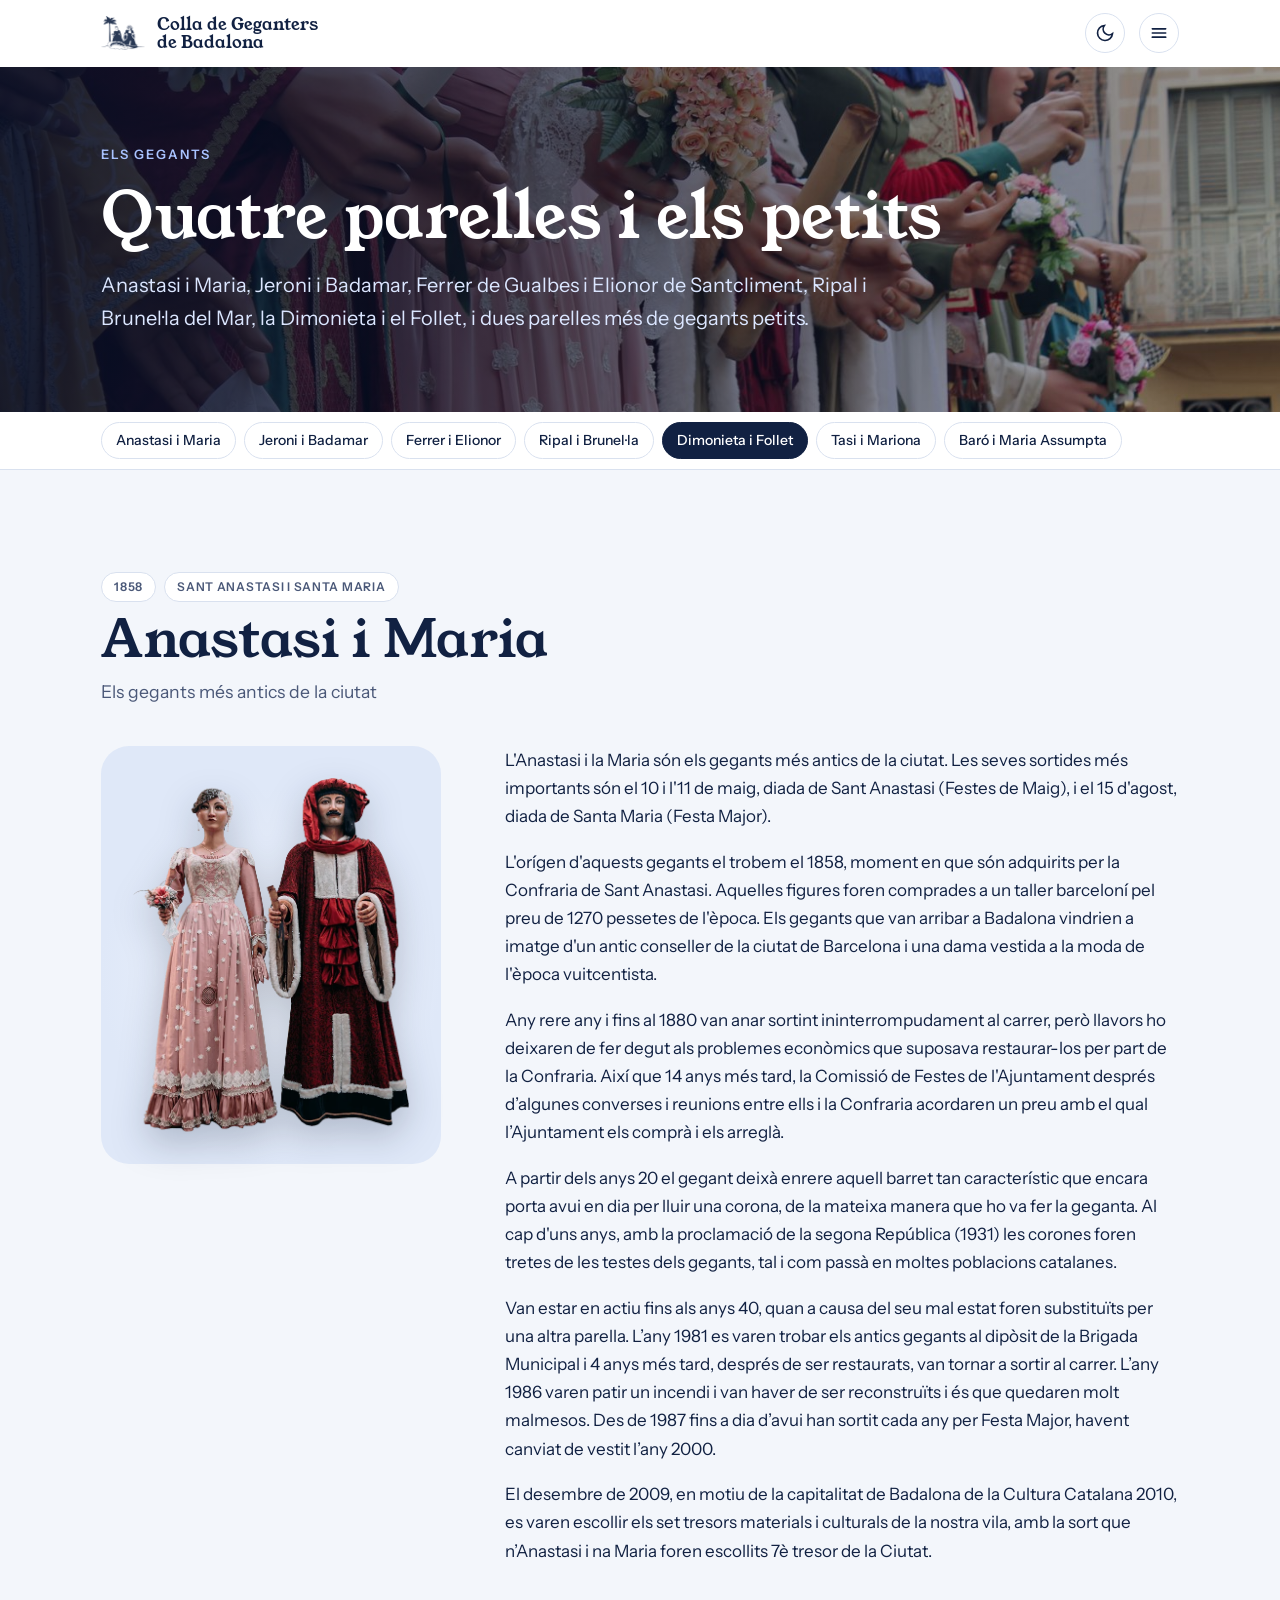
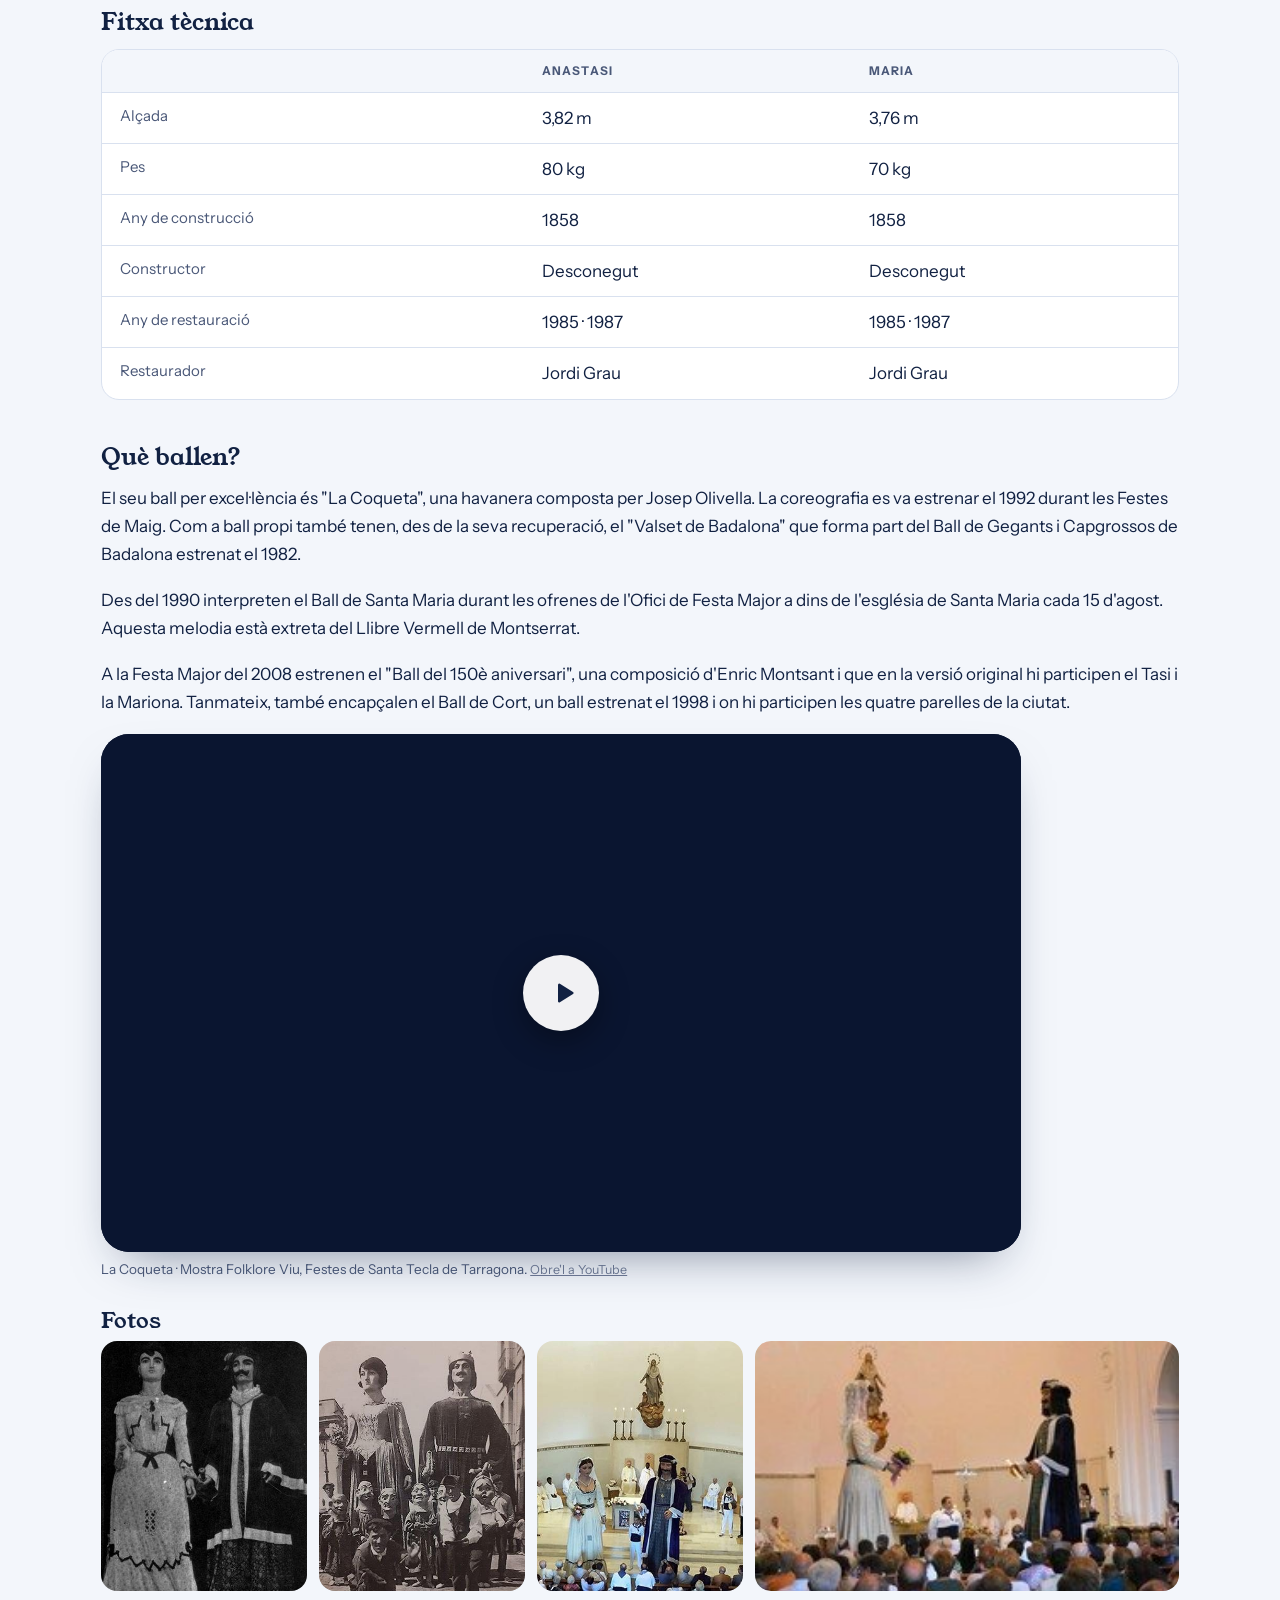
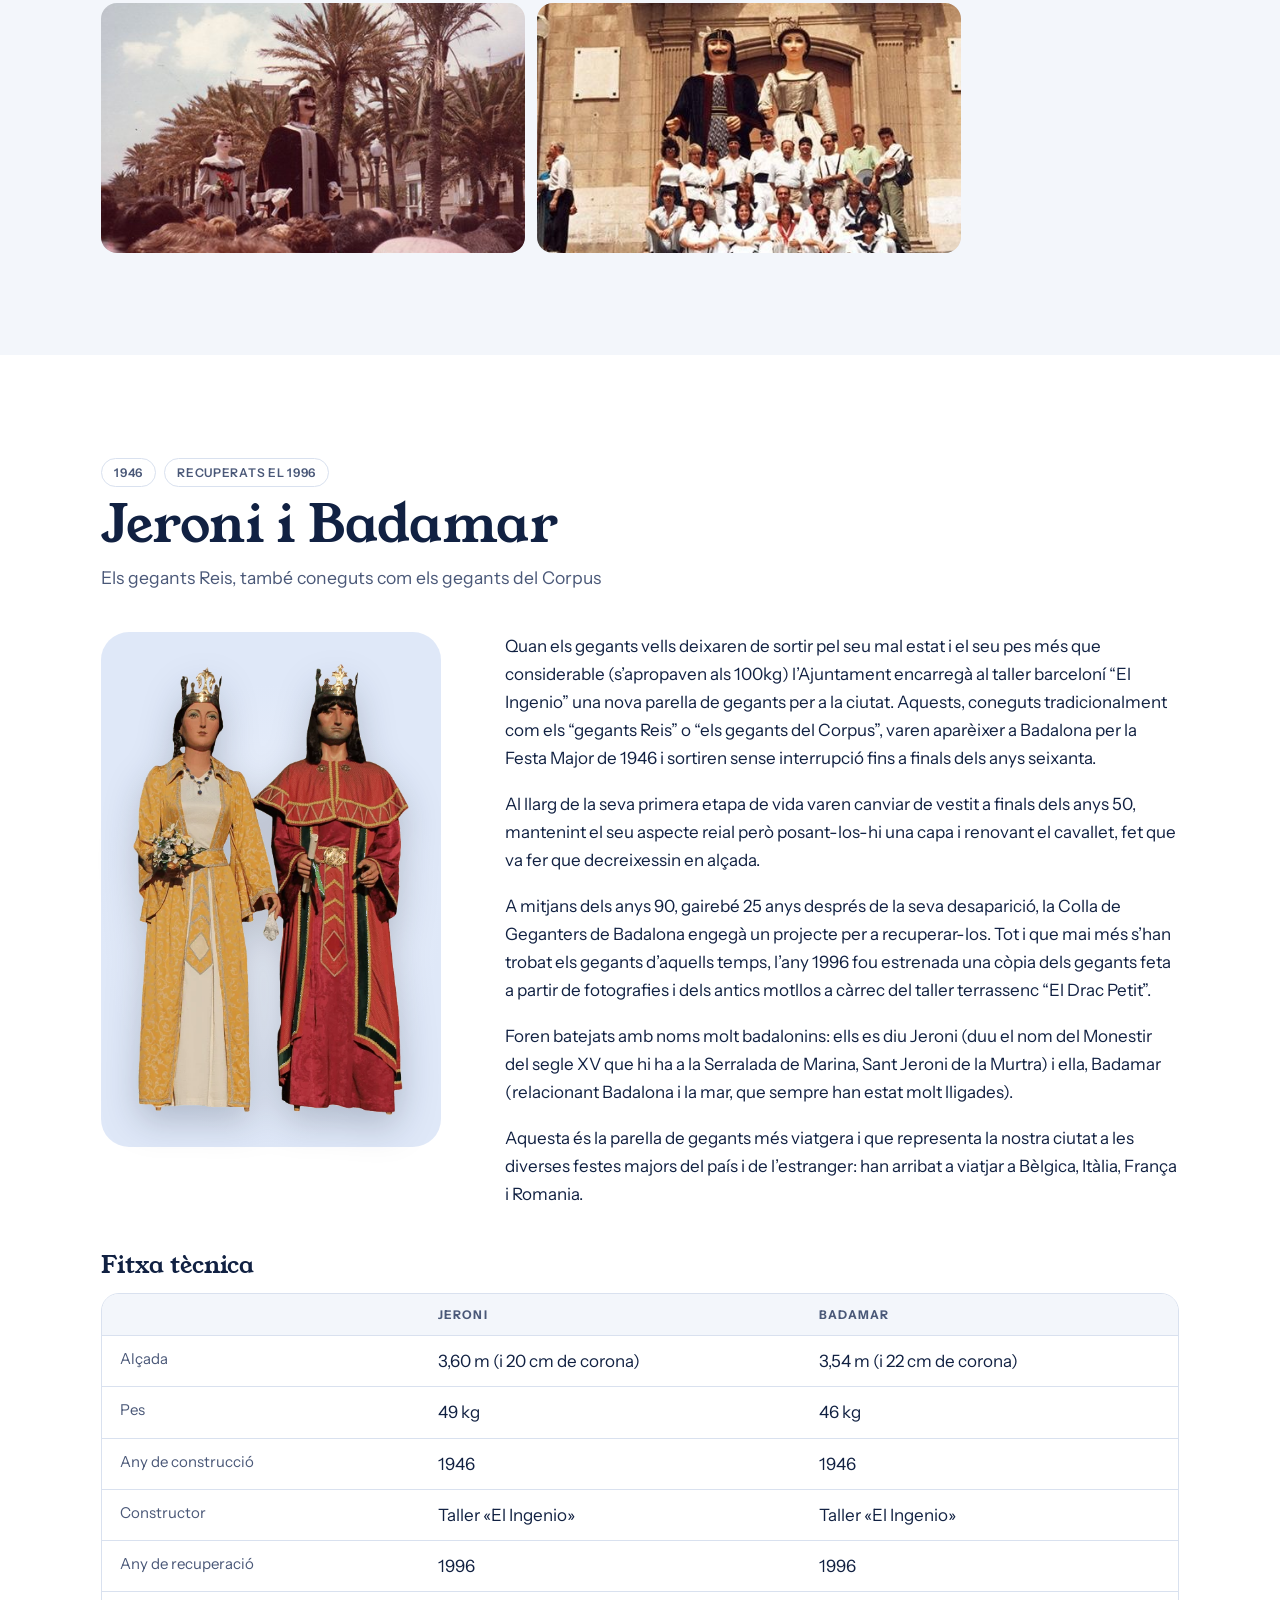
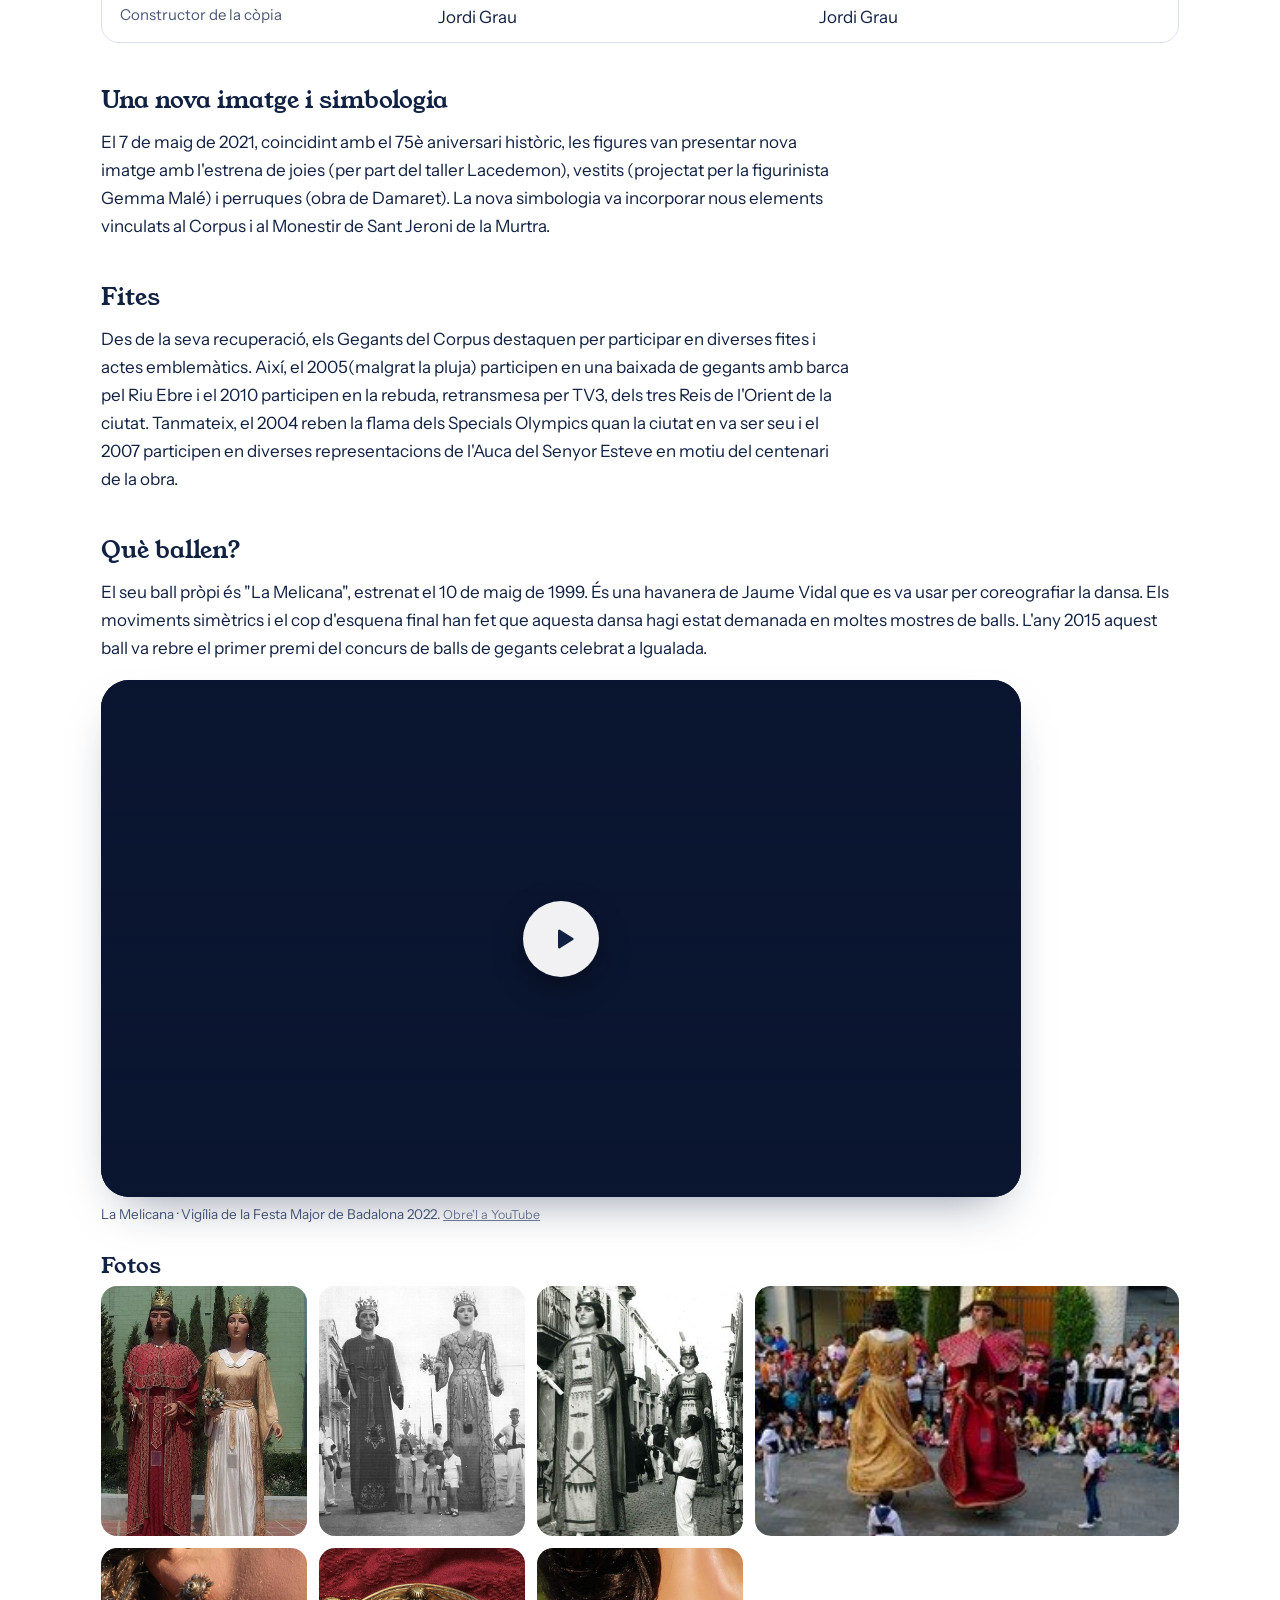
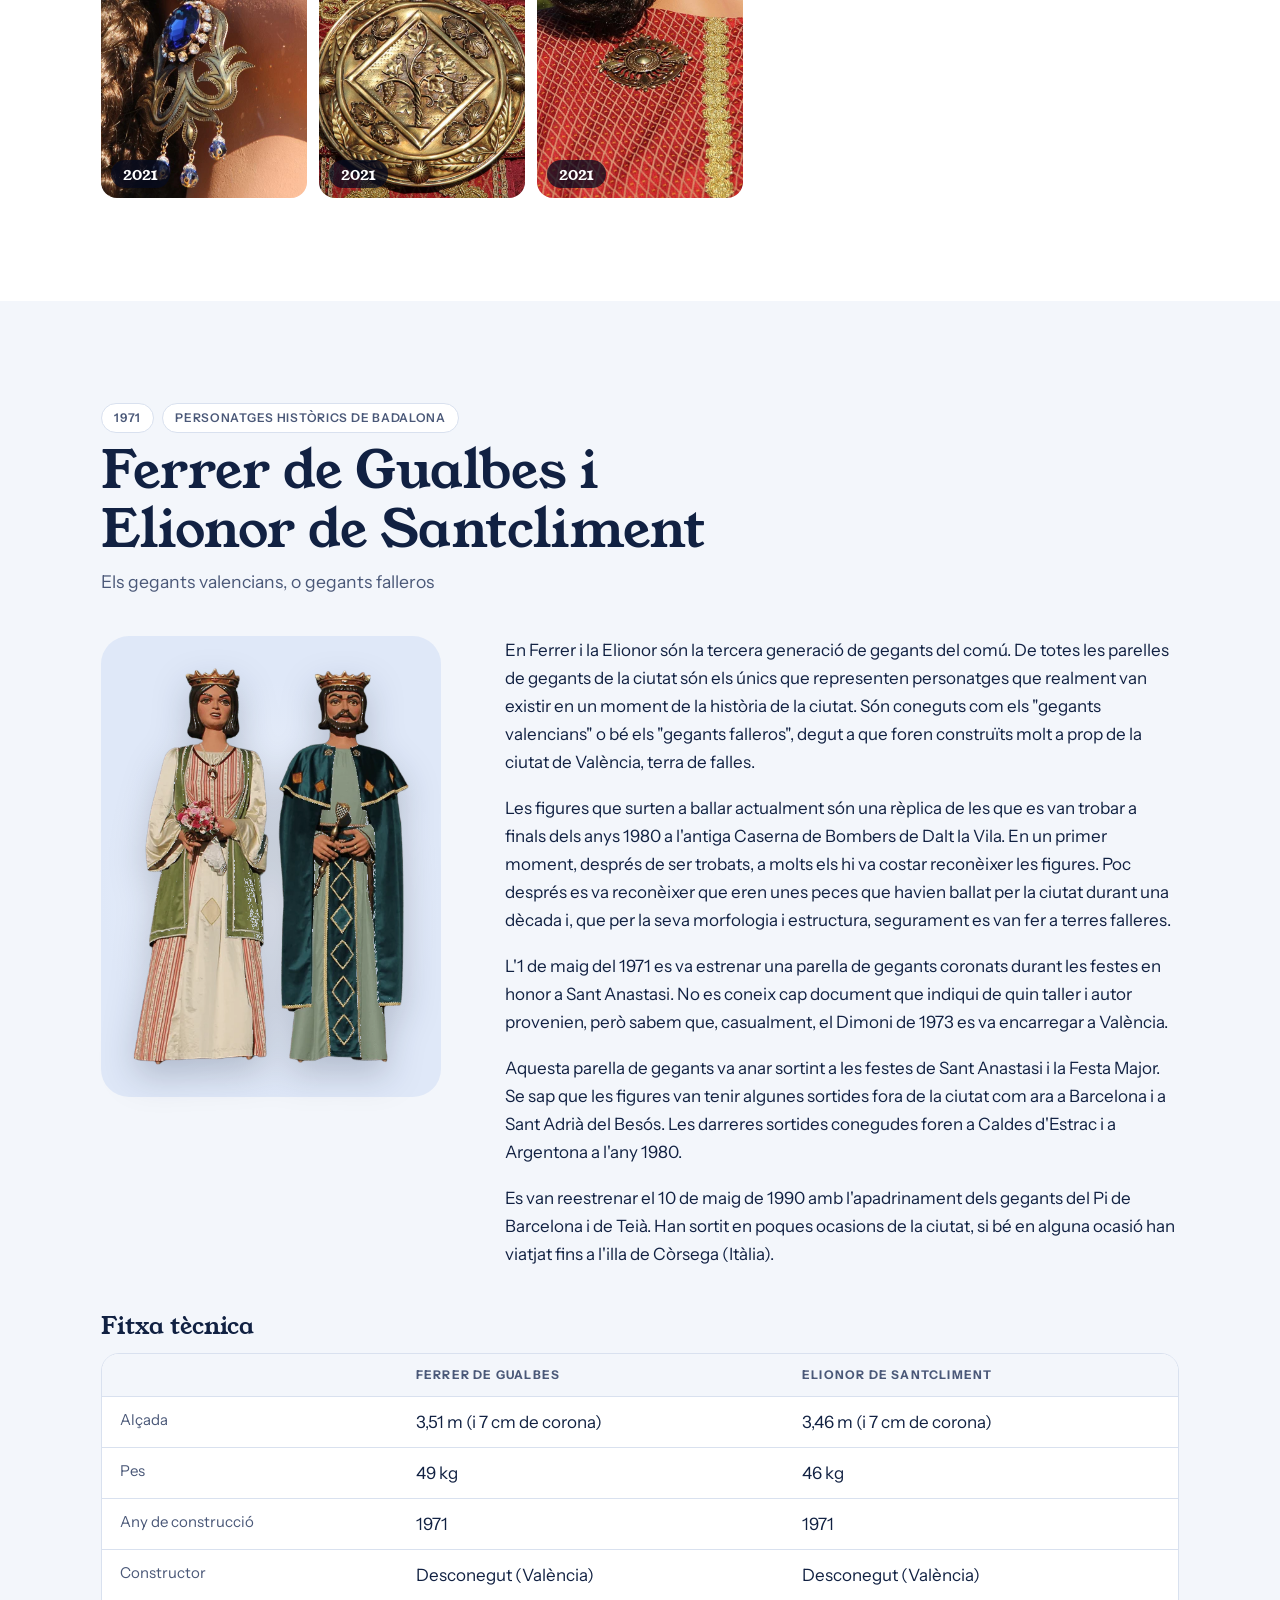
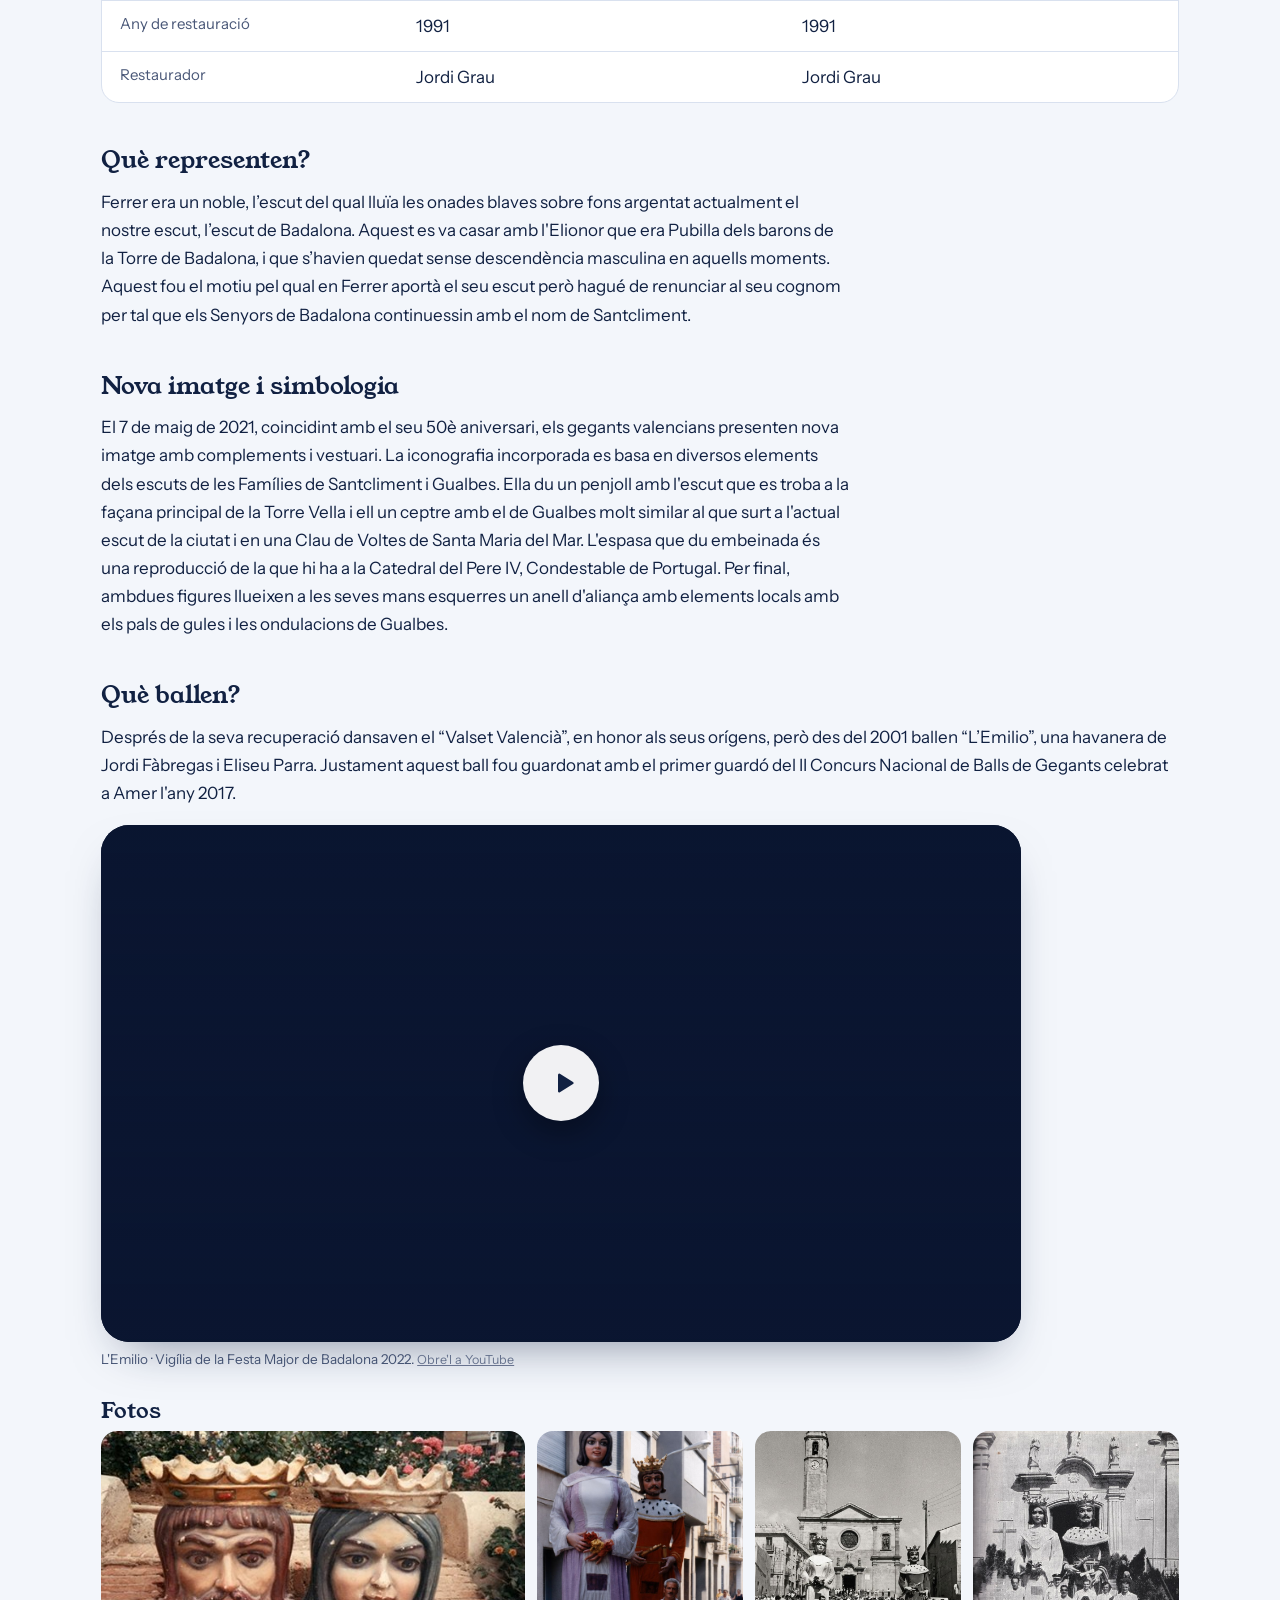
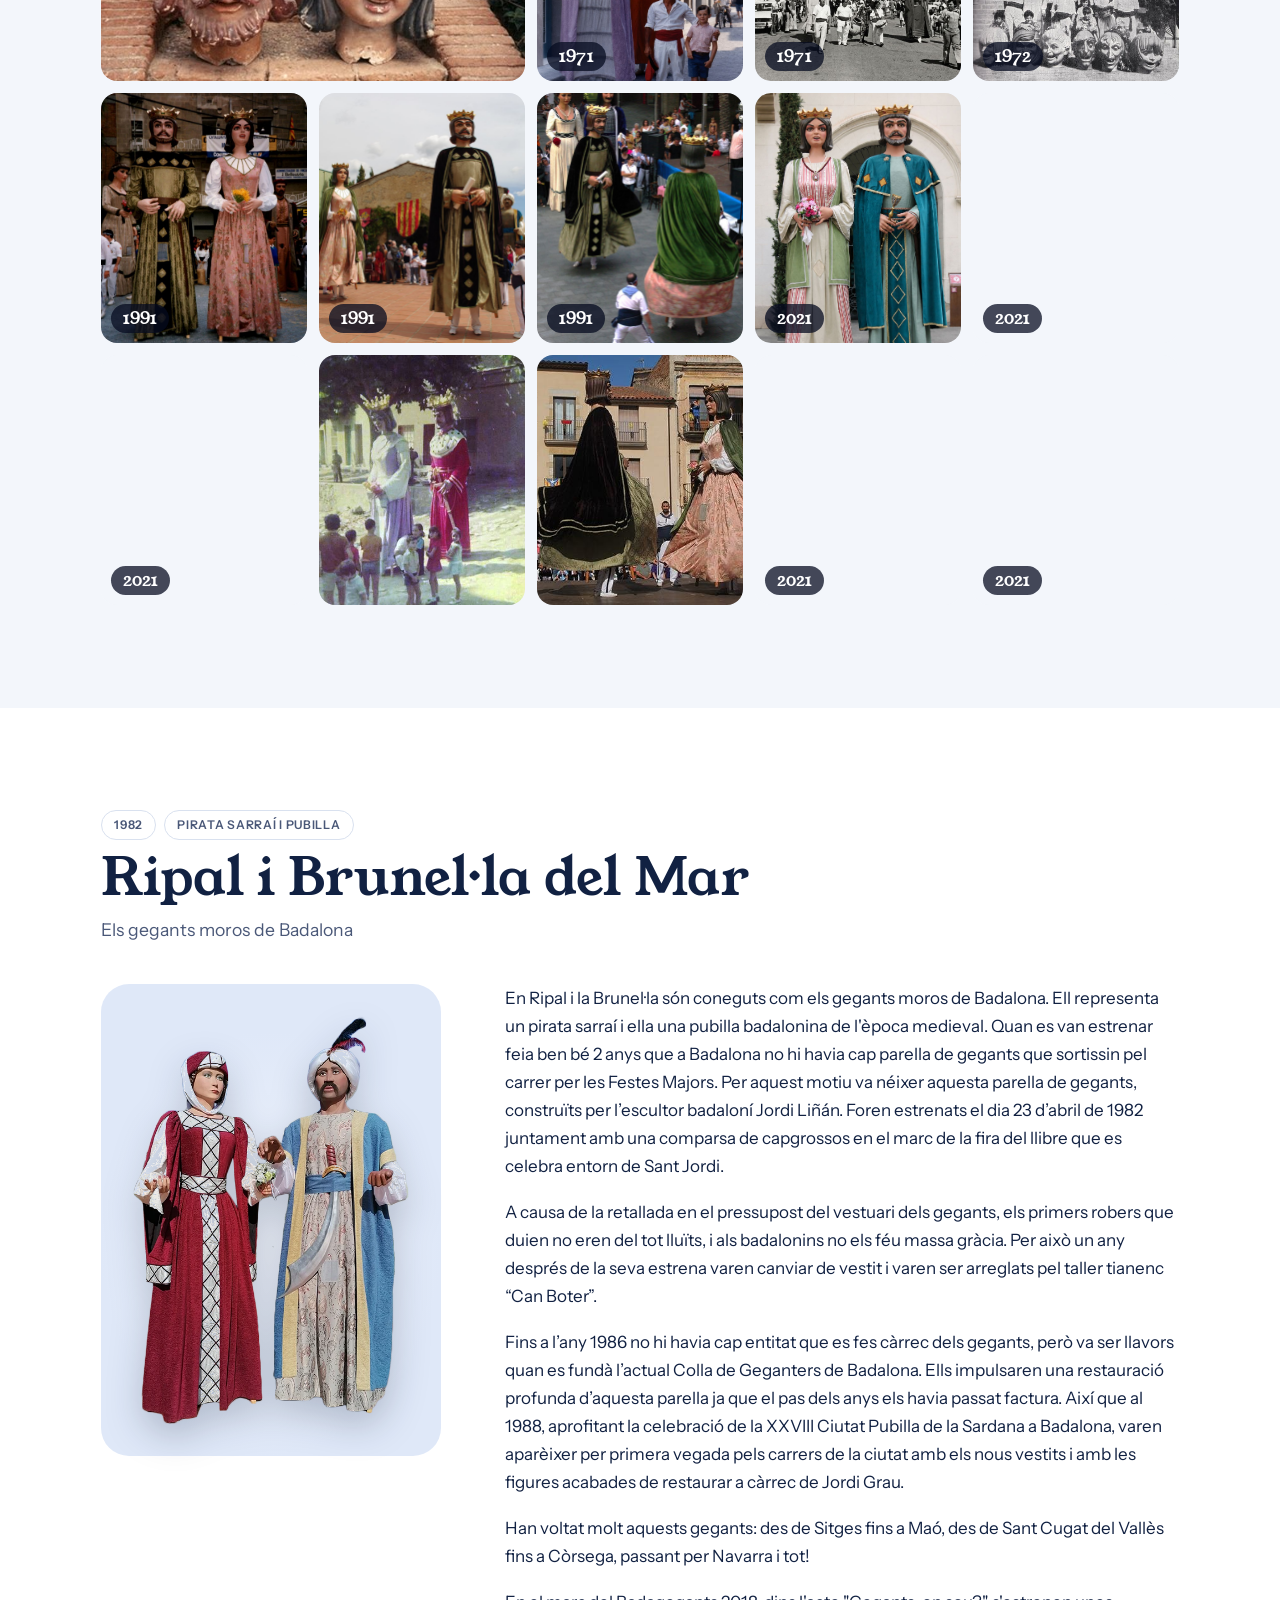
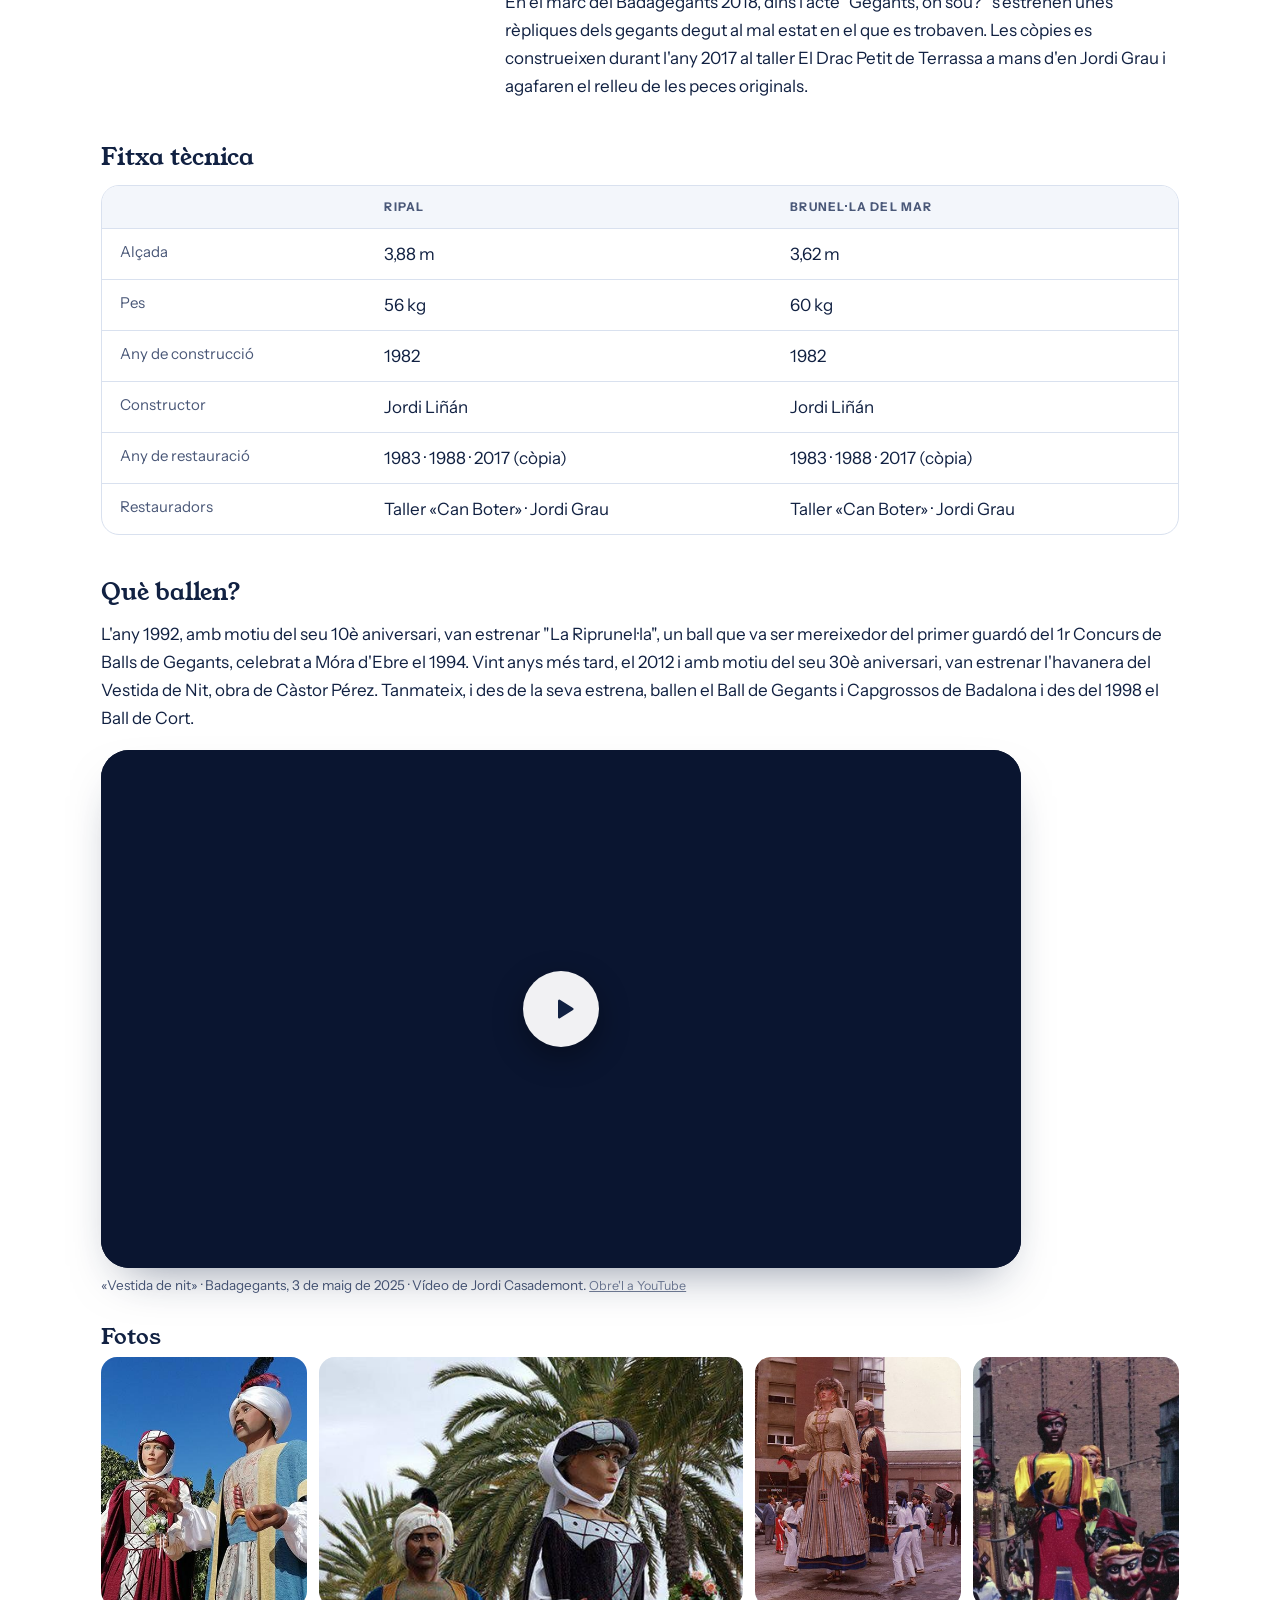
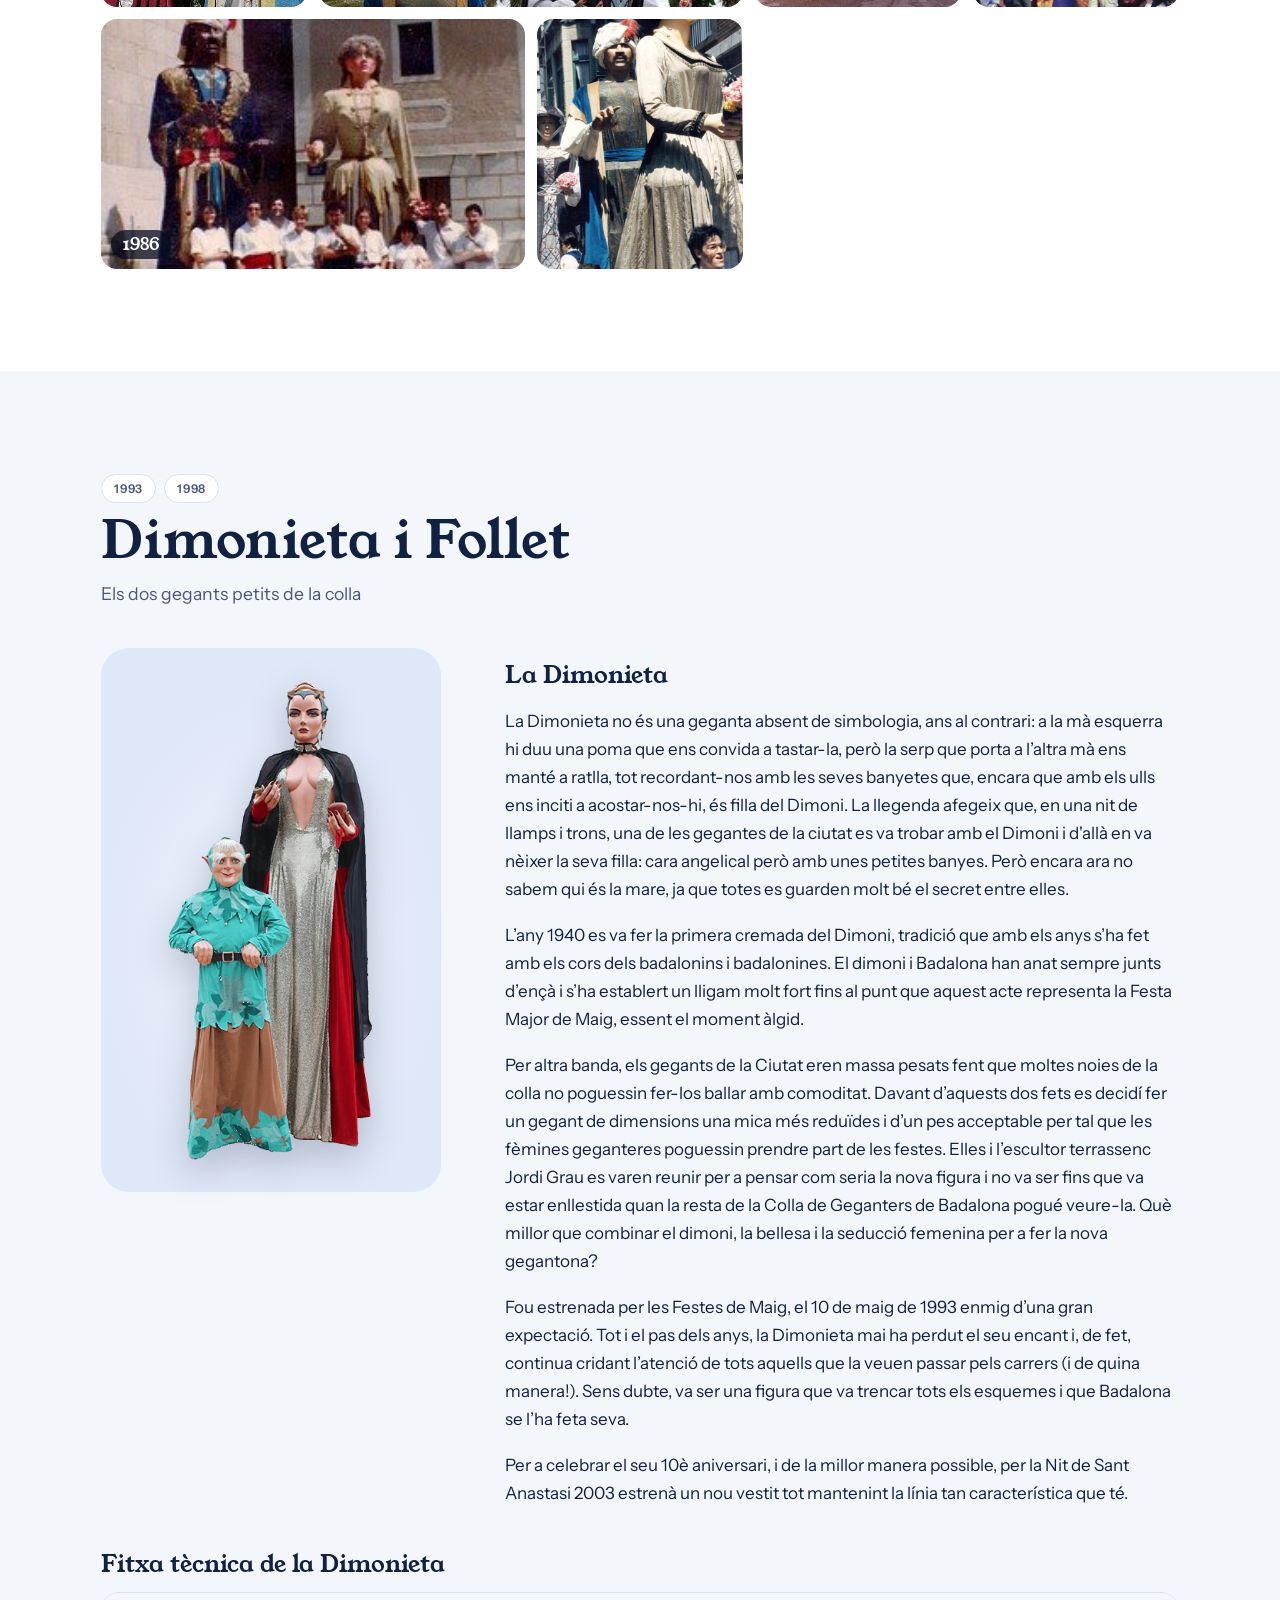
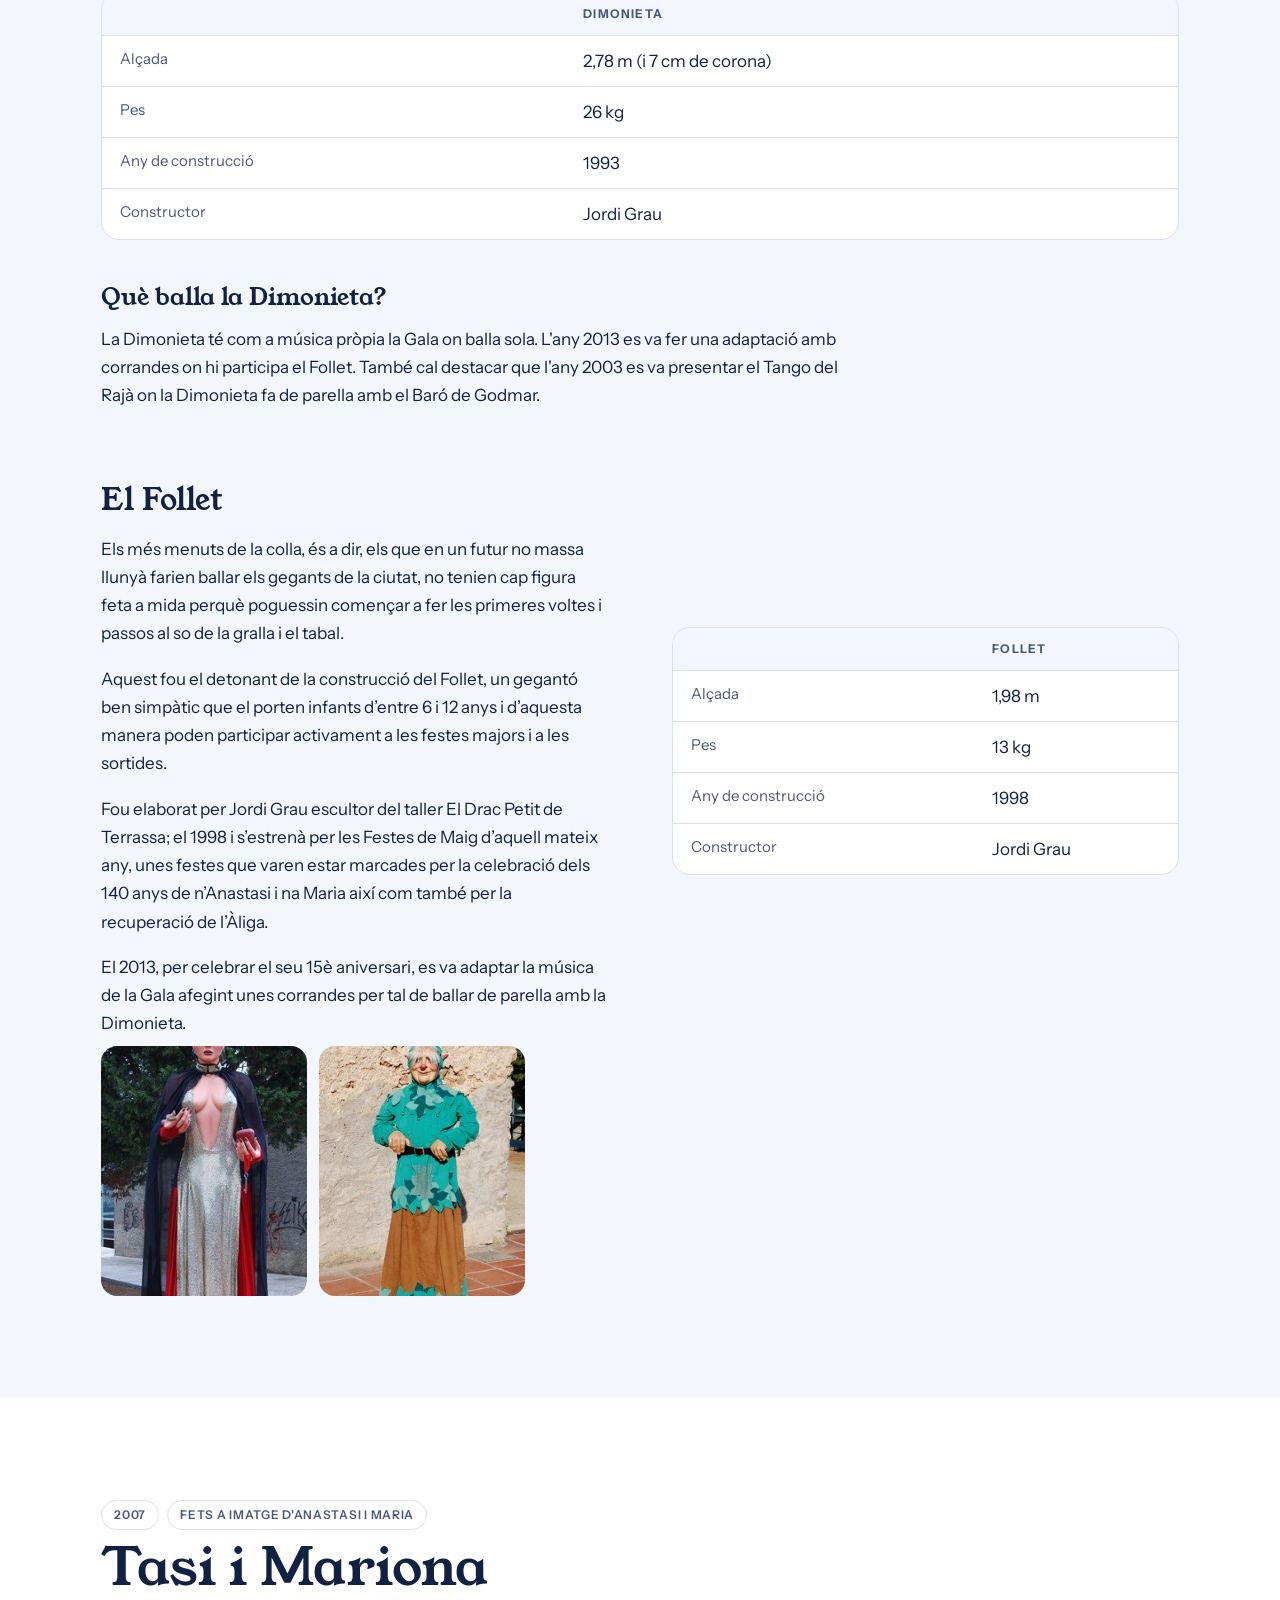
<file: gegants.html>
<!doctype html><html lang="ca"><head><meta charset="utf-8"><meta name="viewport" content="width=device-width,initial-scale=1"><title>Els gegants · Geganters de Badalona</title><meta name="description" content="Anastasi i Maria, Jeroni i Badamar, Ferrer de Gualbes i Elionor, Ripal i Brunel·la, Dimonieta, Follet i més."><link rel="preconnect" href="https://fonts.googleapis.com"><link rel="preconnect" href="https://fonts.gstatic.com" crossorigin><link href="https://fonts.googleapis.com/css2?family=Young+Serif&family=Instrument+Sans:wght@400;500;600&display=swap" rel="stylesheet"><link rel="stylesheet" href="estil.css"></head><body><header class="cap" id="cap"><div class="wrap cap-in"><a class="marca" href="index.html" aria-label="Colla de Geganters de Badalona, inici"><img class="lg lg-clar" src="img/logo-clar.png" alt="" width="44" height="35"><img class="lg lg-fosc" src="img/logo-fosc.png" alt="" width="44" height="35"><span class="marca-nom">Colla de Geganters<br>de Badalona</span></a><nav class="menu" id="menu" aria-label="Seccions"><a href="la-colla.html">La colla</a><a href="gegants.html" aria-current="page">Els gegants</a><a href="aliga.html">L'Àliga</a><a href="capgrossos.html">Capgrossos</a><a href="balls.html">Balls i música</a><a href="badagegants.html">Badagegants</a><a href="agenda.html">Agenda</a><a href="transparencia.html">Transparència</a><a href="contacte.html">Contacte</a></nav><button class="icona-btn" id="tema" type="button" aria-label="Canvia entre tema clar i fosc" title="Tema clar o fosc"><svg width="20" height="20" viewBox="0 0 24 24" fill="none" stroke="currentColor" stroke-width="2" stroke-linecap="round"><path d="M21 12.8A9 9 0 1 1 11.2 3a7 7 0 0 0 9.8 9.8z"/></svg></button><button class="icona-btn burger" id="burger" type="button" aria-label="Obre el menú" aria-expanded="false"><svg width="20" height="20" viewBox="0 0 24 24" fill="none" stroke="currentColor" stroke-width="2" stroke-linecap="round"><path d="M4 7h16M4 12h16M4 17h16"/></svg></button></div></header><main><section class="pag-cap amb-foto" style="padding:0"><img src="img/u-mans.jpg" alt=""><div class="wrap"><div class="eyebrow">Els gegants</div><h1>Quatre parelles i els petits</h1><p class="lead">Anastasi i Maria, Jeroni i Badamar, Ferrer de Gualbes i Elionor de Santcliment, Ripal i Brunel·la del Mar, la Dimonieta i el Follet, i dues parelles més de gegants petits.</p></div></section><nav class="salts" aria-label="Salta a un gegant"><div class="wrap"><a href="#anastasi-maria">Anastasi i Maria</a><a href="#jeroni-badamar">Jeroni i Badamar</a><a href="#ferrer-elionor">Ferrer i Elionor</a><a href="#ripal-brunella">Ripal i Brunel·la</a><a href="#dimonieta-follet">Dimonieta i Follet</a><a href="#tasi-mariona">Tasi i Mariona</a><a href="#baro-assumpta">Baró i Maria Assumpta</a></div></nav><section class="parella" id="anastasi-maria"><div class="wrap"><div class="par-cap rv"><div class="etiquetes"><span class="etiq">1858</span><span class="etiq">Sant Anastasi i Santa Maria</span></div><h2>Anastasi i Maria</h2><p class="sub">Els gegants més antics de la ciutat</p></div><div class="par-grid"><figure class="cartell rv"><img src="img/cartell-anastasi-maria.webp" alt="Els gegants Anastasi i Maria" loading="lazy"></figure><div><div class="prose rv"><p>L'Anastasi i la Maria són els gegants més antics de la ciutat. Les seves sortides més importants són el 10 i l'11 de maig, diada de Sant Anastasi (Festes de Maig), i el 15 d'agost, diada de Santa Maria (Festa Major).</p><p>L'orígen d'aquests gegants el trobem el 1858, moment en que són adquirits per la Confraria de Sant Anastasi. Aquelles figures foren comprades a un taller barceloní pel preu de 1270 pessetes de l'època. Els gegants que van arribar a Badalona vindrien a imatge d'un antic conseller de la ciutat de Barcelona i una dama vestida a la moda de l'època vuitcentista.</p><p>Any rere any i fins al 1880 van anar sortint ininterrompudament al carrer, però llavors ho deixaren de fer degut als problemes econòmics que suposava restaurar-los per part de la Confraria. Així que 14 anys més tard, la Comissió de Festes de l'Ajuntament després d’algunes converses i reunions entre ells i la Confraria acordaren un preu amb el qual l’Ajuntament els comprà i els arreglà.</p><p>A partir dels anys 20 el gegant deixà enrere aquell barret tan característic que encara porta avui en dia per lluir una corona, de la mateixa manera que ho va fer la geganta. Al cap d'uns anys, amb la proclamació de la segona República (1931) les corones foren tretes de les testes dels gegants, tal i com passà en moltes poblacions catalanes.</p><p>Van estar en actiu fins als anys 40, quan a causa del seu mal estat foren substituïts per una altra parella. L’any 1981 es varen trobar els antics gegants al dipòsit de la Brigada Municipal i 4 anys més tard, després de ser restaurats, van tornar a sortir al carrer. L’any 1986 varen patir un incendi i van haver de ser reconstruïts i és que quedaren molt malmesos. Des de 1987 fins a dia d’avui han sortit cada any per Festa Major, havent canviat de vestit l’any 2000.</p><p>El desembre de 2009, en motiu de la capitalitat de Badalona de la Cultura Catalana 2010, es varen escollir els set tresors materials i culturals de la nostra vila, amb la sort que n’Anastasi i na Maria foren escollits 7è tresor de la Ciutat.</p></div></div></div><div class="bloc rv"><h3>Fitxa tècnica</h3><div class="taula-cont"><table><thead><tr><th></th><th>Anastasi</th><th>Maria</th></tr></thead><tbody><tr><td>Alçada</td><td>3,82 m</td><td>3,76 m</td></tr><tr><td>Pes</td><td>80 kg</td><td>70 kg</td></tr><tr><td>Any de construcció</td><td>1858</td><td>1858</td></tr><tr><td>Constructor</td><td>Desconegut</td><td>Desconegut</td></tr><tr><td>Any de restauració</td><td>1985 · 1987</td><td>1985 · 1987</td></tr><tr><td>Restaurador</td><td>Jordi Grau</td><td>Jordi Grau</td></tr></tbody></table></div></div><div class="bloc rv"><h3>Què ballen?</h3><div class="prose"><p>El seu ball per excel·lència és "La Coqueta", una havanera composta per Josep Olivella. La coreografia es va estrenar el 1992 durant les Festes de Maig. Com a ball propi també tenen, des de la seva recuperació, el "Valset de Badalona" que forma part del Ball de Gegants i Capgrossos de Badalona estrenat el 1982.</p><p>Des del 1990 interpreten el Ball de Santa Maria durant les ofrenes de l'Ofici de Festa Major a dins de l'església de Santa Maria cada 15 d'agost. Aquesta melodia està extreta del Llibre Vermell de Montserrat.</p><p>A la Festa Major del 2008 estrenen el "Ball del 150è aniversari", una composició d'Enric Montsant i que en la versió original hi participen el Tasi i la Mariona. Tanmateix, també encapçalen el Ball de Cort, un ball estrenat el 1998 i on hi participen les quatre parelles de la ciutat.</p><figure class="video-fig" data-id="75z800aVa54" data-t="La Coqueta · Mostra Folklore Viu, Festes de Santa Tecla de Tarragona"><div class="video"><button class="v-play" type="button" data-yt="75z800aVa54" aria-label="Reprodueix: La Coqueta · Mostra Folklore Viu, Festes de Santa Tecla de Tarragona" style="--poster:url(https://i.ytimg.com/vi/75z800aVa54/hqdefault.jpg)"><span class="v-btn"><svg viewBox="0 0 24 24" width="30" height="30" fill="currentColor" aria-hidden="true"><path d="M8 5.5v13a1 1 0 0 0 1.5.86l10.5-6.5a1 1 0 0 0 0-1.72L9.5 4.64A1 1 0 0 0 8 5.5z"/></svg></span></button></div><figcaption>La Coqueta · Mostra Folklore Viu, Festes de Santa Tecla de Tarragona. <a href="https://www.youtube.com/watch?v=75z800aVa54" target="_blank" rel="noopener">Obre'l a YouTube</a></figcaption></figure></div></div><div class="rv"><h3 class="tira-tit">Fotos</h3><div class="tira"><button class="zoom" type="button" data-peu="Anastasi i Maria, en una foto antiga"><img src="img/doc-35.jpg" alt="Anastasi i Maria, en una foto antiga" loading="lazy" decoding="async"></button><button class="zoom" type="button" data-peu="Anastasi i Maria"><img src="img/doc-39.jpg" alt="Anastasi i Maria" loading="lazy" decoding="async"></button><button class="zoom" type="button" data-peu="Anastasi i Maria dins l&#x27;església de Santa Maria"><img src="img/doc-38.jpg" alt="Anastasi i Maria dins l&#x27;església de Santa Maria" loading="lazy" decoding="async"></button><button class="zoom ample" type="button" data-peu="N&#x27;Anastasi i na Maria ballant dins de l&#x27;església de Santa Maria"><img src="img/doc-33.jpg" alt="N&#x27;Anastasi i na Maria ballant dins de l&#x27;església de Santa Maria" loading="lazy" decoding="async"></button><button class="zoom ample" type="button" data-peu="Anastasi i Maria"><img src="img/doc-29.jpg" alt="Anastasi i Maria" loading="lazy" decoding="async"></button><button class="zoom ample" type="button" data-peu="La colla amb Anastasi i Maria a l&#x27;escalinata de l&#x27;església"><img src="img/doc-27.jpg" alt="La colla amb Anastasi i Maria a l&#x27;escalinata de l&#x27;església" loading="lazy" decoding="async"></button></div></div></div></section><section class="parella" id="jeroni-badamar"><div class="wrap"><div class="par-cap rv"><div class="etiquetes"><span class="etiq">1946</span><span class="etiq">Recuperats el 1996</span></div><h2>Jeroni i Badamar</h2><p class="sub">Els gegants Reis, també coneguts com els gegants del Corpus</p></div><div class="par-grid"><figure class="cartell rv"><img src="img/cartell-jeroni-badamar.webp" alt="Els gegants Jeroni i Badamar" loading="lazy"></figure><div><div class="prose rv"><p>Quan els gegants vells deixaren de sortir pel seu mal estat i el seu pes més que considerable (s’apropaven als 100kg) l’Ajuntament encarregà al taller barceloní “El Ingenio” una nova parella de gegants per a la ciutat. Aquests, coneguts tradicionalment com els “gegants Reis” o “els gegants del Corpus”, varen aparèixer a Badalona per la Festa Major de 1946 i sortiren sense interrupció fins a finals dels anys seixanta.</p><p>Al llarg de la seva primera etapa de vida varen canviar de vestit a finals dels anys 50, mantenint el seu aspecte reial però posant-los-hi una capa i renovant el cavallet, fet que va fer que decreixessin en alçada.</p><p>A mitjans dels anys 90, gairebé 25 anys després de la seva desaparició, la Colla de Geganters de Badalona engegà un projecte per a recuperar-los. Tot i que mai més s’han trobat els gegants d’aquells temps, l’any 1996 fou estrenada una còpia dels gegants feta a partir de fotografies i dels antics motllos a càrrec del taller terrassenc “El Drac Petit”.</p><p>Foren batejats amb noms molt badalonins: ells es diu Jeroni (duu el nom del Monestir del segle XV que hi ha a la Serralada de Marina, Sant Jeroni de la Murtra) i ella, Badamar (relacionant Badalona i la mar, que sempre han estat molt lligades).</p><p>Aquesta és la parella de gegants més viatgera i que representa la nostra ciutat a les diverses festes majors del país i de l’estranger: han arribat a viatjar a Bèlgica, Itàlia, França i Romania.</p></div></div></div><div class="bloc rv"><h3>Fitxa tècnica</h3><div class="taula-cont"><table><thead><tr><th></th><th>Jeroni</th><th>Badamar</th></tr></thead><tbody><tr><td>Alçada</td><td>3,60 m (i 20 cm de corona)</td><td>3,54 m (i 22 cm de corona)</td></tr><tr><td>Pes</td><td>49 kg</td><td>46 kg</td></tr><tr><td>Any de construcció</td><td>1946</td><td>1946</td></tr><tr><td>Constructor</td><td>Taller «El Ingenio»</td><td>Taller «El Ingenio»</td></tr><tr><td>Any de recuperació</td><td>1996</td><td>1996</td></tr><tr><td>Constructor de la còpia</td><td>Jordi Grau</td><td>Jordi Grau</td></tr></tbody></table></div></div><div class="bloc rv"><h3>Una nova imatge i simbologia</h3><div class="prose"><p>El 7 de maig de 2021, coincidint amb el 75è aniversari històric, les figures van presentar nova imatge amb l'estrena de joies (per part del taller Lacedemon), vestits (projectat per la figurinista Gemma Malé) i perruques (obra de Damaret). La nova simbologia va incorporar nous elements vinculats al Corpus i al Monestir de Sant Jeroni de la Murtra.</p></div></div><div class="bloc rv"><h3>Fites</h3><div class="prose"><p>Des de la seva recuperació, els Gegants del Corpus destaquen per participar en diverses fites i actes emblemàtics. Així, el 2005(malgrat la pluja) participen en una baixada de gegants amb barca pel Riu Ebre i el 2010 participen en la rebuda, retransmesa per TV3, dels tres Reis de l'Orient de la ciutat. Tanmateix, el 2004 reben la flama dels Specials Olympics quan la ciutat en va ser seu i el 2007 participen en diverses representacions de l'Auca del Senyor Esteve en motiu del centenari de la obra.</p></div></div><div class="bloc rv"><h3>Què ballen?</h3><div class="prose"><p>El seu ball pròpi és "La Melicana", estrenat el 10 de maig de 1999. És una havanera de Jaume Vidal que es va usar per coreografiar la dansa. Els moviments simètrics i el cop d'esquena final han fet que aquesta dansa hagi estat demanada en moltes mostres de balls. L'any 2015 aquest ball va rebre el primer premi del concurs de balls de gegants celebrat a Igualada.</p><figure class="video-fig" data-id="VbukZcZsVd0" data-t="La Melicana · Vigília de la Festa Major de Badalona 2022"><div class="video"><button class="v-play" type="button" data-yt="VbukZcZsVd0" aria-label="Reprodueix: La Melicana · Vigília de la Festa Major de Badalona 2022" style="--poster:url(https://i.ytimg.com/vi/VbukZcZsVd0/hqdefault.jpg)"><span class="v-btn"><svg viewBox="0 0 24 24" width="30" height="30" fill="currentColor" aria-hidden="true"><path d="M8 5.5v13a1 1 0 0 0 1.5.86l10.5-6.5a1 1 0 0 0 0-1.72L9.5 4.64A1 1 0 0 0 8 5.5z"/></svg></span></button></div><figcaption>La Melicana · Vigília de la Festa Major de Badalona 2022. <a href="https://www.youtube.com/watch?v=VbukZcZsVd0" target="_blank" rel="noopener">Obre'l a YouTube</a></figcaption></figure></div></div><div class="rv"><h3 class="tira-tit">Fotos</h3><div class="tira"><button class="zoom" type="button" data-peu="Jeroni i Badamar"><img src="img/doc-42.jpg" alt="Jeroni i Badamar" loading="lazy" decoding="async"></button><button class="zoom" type="button" data-peu="Jeroni i Badamar, en una foto antiga"><img src="img/doc-2.jpg" alt="Jeroni i Badamar, en una foto antiga" loading="lazy" decoding="async"></button><button class="zoom" type="button" data-peu="Jeroni i Badamar, en una foto antiga"><img src="img/doc-22.jpg" alt="Jeroni i Badamar, en una foto antiga" loading="lazy" decoding="async"></button><button class="zoom ample" type="button" data-peu="En Jeroni i na Badamar ballant «La Melicana»"><img src="img/doc-32.jpg" alt="En Jeroni i na Badamar ballant «La Melicana»" loading="lazy" decoding="async"></button><button class="zoom" type="button" data-peu="2021 · Arracades amb elements del Corpus"><img src="img/doc-45.jpg" alt="Arracades amb elements del Corpus" loading="lazy" decoding="async"><span class="any">2021</span></button><button class="zoom" type="button" data-peu="2021 · Medalló amb l&#x27;escut de Sant Jeroni"><img src="img/doc-47.jpg" alt="Medalló amb l&#x27;escut de Sant Jeroni" loading="lazy" decoding="async"><span class="any">2021</span></button><button class="zoom" type="button" data-peu="2021 · Element amb forma de Custòdia"><img src="img/doc-46.jpg" alt="Element amb forma de Custòdia" loading="lazy" decoding="async"><span class="any">2021</span></button></div></div></div></section><section class="parella" id="ferrer-elionor"><div class="wrap"><div class="par-cap rv"><div class="etiquetes"><span class="etiq">1971</span><span class="etiq">Personatges històrics de Badalona</span></div><h2>Ferrer de Gualbes i Elionor de Santcliment</h2><p class="sub">Els gegants valencians, o gegants falleros</p></div><div class="par-grid"><figure class="cartell rv"><img src="img/cartell-ferrer-elionor.webp" alt="Els gegants Ferrer de Gualbes i Elionor de Santcliment" loading="lazy"></figure><div><div class="prose rv"><p>En Ferrer i la Elionor són la tercera generació de gegants del comú. De totes les parelles de gegants de la ciutat són els únics que representen personatges que realment van existir en un moment de la història de la ciutat. Són coneguts com els "gegants valencians" o bé els "gegants falleros", degut a que foren construïts molt a prop de la ciutat de València, terra de falles.</p><p>Les figures que surten a ballar actualment són una rèplica de les que es van trobar a finals dels anys 1980 a l'antiga Caserna de Bombers de Dalt la Vila. En un primer moment, després de ser trobats, a molts els hi va costar reconèixer les figures. Poc després es va reconèixer que eren unes peces que havien ballat per la ciutat durant una dècada i, que per la seva morfologia i estructura, segurament es van fer a terres falleres.</p><p>L'1 de maig del 1971 es va estrenar una parella de gegants coronats durant les festes en honor a Sant Anastasi. No es coneix cap document que indiqui de quin taller i autor provenien, però sabem que, casualment, el Dimoni de 1973 es va encarregar a València.</p><p>Aquesta parella de gegants va anar sortint a les festes de Sant Anastasi i la Festa Major. Se sap que les figures van tenir algunes sortides fora de la ciutat com ara a Barcelona i a Sant Adrià del Besós. Les darreres sortides conegudes foren a Caldes d'Estrac i a Argentona a l'any 1980.</p><p>Es van reestrenar el 10 de maig de 1990 amb l'apadrinament dels gegants del Pi de Barcelona i de Teià. Han sortit en poques ocasions de la ciutat, si bé en alguna ocasió han viatjat fins a l'illa de Còrsega (Itàlia).</p></div></div></div><div class="bloc rv"><h3>Fitxa tècnica</h3><div class="taula-cont"><table><thead><tr><th></th><th>Ferrer de Gualbes</th><th>Elionor de Santcliment</th></tr></thead><tbody><tr><td>Alçada</td><td>3,51 m (i 7 cm de corona)</td><td>3,46 m (i 7 cm de corona)</td></tr><tr><td>Pes</td><td>49 kg</td><td>46 kg</td></tr><tr><td>Any de construcció</td><td>1971</td><td>1971</td></tr><tr><td>Constructor</td><td>Desconegut (València)</td><td>Desconegut (València)</td></tr><tr><td>Any de restauració</td><td>1991</td><td>1991</td></tr><tr><td>Restaurador</td><td>Jordi Grau</td><td>Jordi Grau</td></tr></tbody></table></div></div><div class="bloc rv"><h3>Què representen?</h3><div class="prose"><p>Ferrer era un noble, l’escut del qual lluïa les onades blaves sobre fons argentat actualment el nostre escut, l’escut de Badalona. Aquest es va casar amb l'Elionor que era Pubilla dels barons de la Torre de Badalona, i que s’havien quedat sense descendència masculina en aquells moments. Aquest fou el motiu pel qual en Ferrer aportà el seu escut però hagué de renunciar al seu cognom per tal que els Senyors de Badalona continuessin amb el nom de Santcliment.</p></div></div><div class="bloc rv"><h3>Nova imatge i simbologia</h3><div class="prose"><p>El 7 de maig de 2021, coincidint amb el seu 50è aniversari, els gegants valencians presenten nova imatge amb complements i vestuari. La iconografia incorporada es basa en diversos elements dels escuts de les Famílies de Santcliment i Gualbes. Ella du un penjoll amb l'escut que es troba a la façana principal de la Torre Vella i ell un ceptre amb el de Gualbes molt similar al que surt a l'actual escut de la ciutat i en una Clau de Voltes de Santa Maria del Mar. L'espasa que du embeinada és una reproducció de la que hi ha a la Catedral del Pere IV, Condestable de Portugal. Per final, ambdues figures llueixen a les seves mans esquerres un anell d'aliança amb elements locals amb els pals de gules i les ondulacions de Gualbes.</p></div></div><div class="bloc rv"><h3>Què ballen?</h3><div class="prose"><p>Després de la seva recuperació dansaven el “Valset Valencià”, en honor als seus orígens, però des del 2001 ballen “L’Emilio”, una havanera de Jordi Fàbregas i Eliseu Parra. Justament aquest ball fou guardonat amb el primer guardó del II Concurs Nacional de Balls de Gegants celebrat a Amer l'any 2017.</p><figure class="video-fig" data-id="nOAyKMh0yJ4" data-t="L&#x27;Emilio · Vigília de la Festa Major de Badalona 2022"><div class="video"><button class="v-play" type="button" data-yt="nOAyKMh0yJ4" aria-label="Reprodueix: L&#x27;Emilio · Vigília de la Festa Major de Badalona 2022" style="--poster:url(https://i.ytimg.com/vi/nOAyKMh0yJ4/hqdefault.jpg)"><span class="v-btn"><svg viewBox="0 0 24 24" width="30" height="30" fill="currentColor" aria-hidden="true"><path d="M8 5.5v13a1 1 0 0 0 1.5.86l10.5-6.5a1 1 0 0 0 0-1.72L9.5 4.64A1 1 0 0 0 8 5.5z"/></svg></span></button></div><figcaption>L&#x27;Emilio · Vigília de la Festa Major de Badalona 2022. <a href="https://www.youtube.com/watch?v=nOAyKMh0yJ4" target="_blank" rel="noopener">Obre'l a YouTube</a></figcaption></figure></div></div><div class="rv"><h3 class="tira-tit">Fotos</h3><div class="tira"><button class="zoom ample" type="button" data-peu="Els caps dels gegants valencians"><img src="img/u-caps-valencians.jpg" alt="Els caps dels gegants valencians" loading="lazy" decoding="async"></button><button class="zoom" type="button" data-peu="1971 · L&#x27;1 de maig de 1971 s&#x27;estrena la parella de gegants coronats, durant les festes de Sant Anastasi."><img src="img/u-1971a.jpg" alt="L&#x27;1 de maig de 1971 s&#x27;estrena la parella de gegants coronats, durant les festes de Sant Anastasi." loading="lazy" decoding="async"><span class="any">1971</span></button><button class="zoom" type="button" data-peu="1971 · Els gegants davant de l&#x27;església."><img src="img/u-1971b.jpg" alt="Els gegants davant de l&#x27;església." loading="lazy" decoding="async"><span class="any">1971</span></button><button class="zoom" type="button" data-peu="1972 · Els gegants amb la colla i la comparsa de capgrossos valencians."><img src="img/u-1972.jpg" alt="Els gegants amb la colla i la comparsa de capgrossos valencians." loading="lazy" decoding="async"><span class="any">1972</span></button><button class="zoom" type="button" data-peu="1991 · Els gegants, un cop restaurats per Jordi Grau."><img src="img/u-1991a.jpg" alt="Els gegants, un cop restaurats per Jordi Grau." loading="lazy" decoding="async"><span class="any">1991</span></button><button class="zoom" type="button" data-peu="1991 · Els gegants en una trobada."><img src="img/u-1991b.jpg" alt="Els gegants en una trobada." loading="lazy" decoding="async"><span class="any">1991</span></button><button class="zoom" type="button" data-peu="1991 · Els gegants ballant a la plaça."><img src="img/u-1991c.jpg" alt="Els gegants ballant a la plaça." loading="lazy" decoding="async"><span class="any">1991</span></button><button class="zoom" type="button" data-peu="2021 · Els gegants amb la nova imatge del 7 de maig de 2021, pels seus 50 anys."><img src="img/u-2021a.jpg" alt="Els gegants amb la nova imatge del 7 de maig de 2021, pels seus 50 anys." loading="lazy" decoding="async"><span class="any">2021</span></button><button class="zoom" type="button" data-peu="2021 · Els gegants entre la gent, al centre de Badalona."><img src="img/u-2021b.jpg" alt="Els gegants entre la gent, al centre de Badalona." loading="lazy" decoding="async"><span class="any">2021</span></button><button class="zoom" type="button" data-peu="2021 · Els gegants al capvespre, entre palmeres."><img src="img/u-2021c.jpg" alt="Els gegants al capvespre, entre palmeres." loading="lazy" decoding="async"><span class="any">2021</span></button><button class="zoom" type="button" data-peu="Els gegants durant una sortida"><img src="img/doc-25.jpg" alt="Els gegants durant una sortida" loading="lazy" decoding="async"></button><button class="zoom" type="button" data-peu="Els gegants ballant"><img src="img/doc-40.jpg" alt="Els gegants ballant" loading="lazy" decoding="async"></button><button class="zoom" type="button" data-peu="2021 · Ceptre amb l&#x27;escut triangular de Gualbes"><img src="img/doc-48.jpg" alt="Ceptre amb l&#x27;escut triangular de Gualbes" loading="lazy" decoding="async"><span class="any">2021</span></button><button class="zoom" type="button" data-peu="2021 · Rosetó de la portalada del Palau de Gualbes de Barcelona"><img src="img/doc-44.jpg" alt="Rosetó de la portalada del Palau de Gualbes de Barcelona" loading="lazy" decoding="async"><span class="any">2021</span></button></div></div></div></section><section class="parella" id="ripal-brunella"><div class="wrap"><div class="par-cap rv"><div class="etiquetes"><span class="etiq">1982</span><span class="etiq">Pirata sarraí i pubilla</span></div><h2>Ripal i Brunel·la del Mar</h2><p class="sub">Els gegants moros de Badalona</p></div><div class="par-grid"><figure class="cartell rv"><img src="img/cartell-ripal-brunella.webp" alt="Els gegants Ripal i Brunel·la del Mar" loading="lazy"></figure><div><div class="prose rv"><p>En Ripal i la Brunel·la són coneguts com els gegants moros de Badalona. Ell representa un pirata sarraí i ella una pubilla badalonina de l'època medieval. Quan es van estrenar feia ben bé 2 anys que a Badalona no hi havia cap parella de gegants que sortissin pel carrer per les Festes Majors. Per aquest motiu va néixer aquesta parella de gegants, construïts per l’escultor badaloní Jordi Liñán. Foren estrenats el dia 23 d’abril de 1982 juntament amb una comparsa de capgrossos en el marc de la fira del llibre que es celebra entorn de Sant Jordi.</p><p>A causa de la retallada en el pressupost del vestuari dels gegants, els primers robers que duien no eren del tot lluïts, i als badalonins no els féu massa gràcia. Per això un any després de la seva estrena varen canviar de vestit i varen ser arreglats pel taller tianenc “Can Boter”.</p><p>Fins a l’any 1986 no hi havia cap entitat que es fes càrrec dels gegants, però va ser llavors quan es fundà l’actual Colla de Geganters de Badalona. Ells impulsaren una restauració profunda d’aquesta parella ja que el pas dels anys els havia passat factura. Així que al 1988, aprofitant la celebració de la XXVIII Ciutat Pubilla de la Sardana a Badalona, varen aparèixer per primera vegada pels carrers de la ciutat amb els nous vestits i amb les figures acabades de restaurar a càrrec de Jordi Grau.</p><p>Han voltat molt aquests gegants: des de Sitges fins a Maó, des de Sant Cugat del Vallès fins a Còrsega, passant per Navarra i tot!</p><p>En el marc del Badagegants 2018, dins l'acte "Gegants, on sou?" s'estrenen unes rèpliques dels gegants degut al mal estat en el que es trobaven. Les còpies es construeixen durant l'any 2017 al taller El Drac Petit de Terrassa a mans d'en Jordi Grau i agafaren el relleu de les peces originals.</p></div></div></div><div class="bloc rv"><h3>Fitxa tècnica</h3><div class="taula-cont"><table><thead><tr><th></th><th>Ripal</th><th>Brunel·la del Mar</th></tr></thead><tbody><tr><td>Alçada</td><td>3,88 m</td><td>3,62 m</td></tr><tr><td>Pes</td><td>56 kg</td><td>60 kg</td></tr><tr><td>Any de construcció</td><td>1982</td><td>1982</td></tr><tr><td>Constructor</td><td>Jordi Liñán</td><td>Jordi Liñán</td></tr><tr><td>Any de restauració</td><td>1983 · 1988 · 2017 (còpia)</td><td>1983 · 1988 · 2017 (còpia)</td></tr><tr><td>Restauradors</td><td>Taller «Can Boter» · Jordi Grau</td><td>Taller «Can Boter» · Jordi Grau</td></tr></tbody></table></div></div><div class="bloc rv"><h3>Què ballen?</h3><div class="prose"><p>L'any 1992, amb motiu del seu 10è aniversari, van estrenar "La Riprunel·la", un ball que va ser mereixedor del primer guardó del 1r Concurs de Balls de Gegants, celebrat a Móra d'Ebre el 1994. Vint anys més tard, el 2012 i amb motiu del seu 30è aniversari, van estrenar l'havanera del Vestida de Nit, obra de Càstor Pérez. Tanmateix, i des de la seva estrena, ballen el Ball de Gegants i Capgrossos de Badalona i des del 1998 el Ball de Cort.</p><figure class="video-fig" data-id="mRb0L_M2xb8" data-t="«Vestida de nit» · Badagegants, 3 de maig de 2025"><div class="video"><button class="v-play" type="button" data-yt="mRb0L_M2xb8" aria-label="Reprodueix: «Vestida de nit» · Badagegants, 3 de maig de 2025" style="--poster:url(https://i.ytimg.com/vi/mRb0L_M2xb8/hqdefault.jpg)"><span class="v-btn"><svg viewBox="0 0 24 24" width="30" height="30" fill="currentColor" aria-hidden="true"><path d="M8 5.5v13a1 1 0 0 0 1.5.86l10.5-6.5a1 1 0 0 0 0-1.72L9.5 4.64A1 1 0 0 0 8 5.5z"/></svg></span></button></div><figcaption>«Vestida de nit» · Badagegants, 3 de maig de 2025 · Vídeo de Jordi Casademont. <a href="https://www.youtube.com/watch?v=mRb0L_M2xb8" target="_blank" rel="noopener">Obre'l a YouTube</a></figcaption></figure></div></div><div class="rv"><h3 class="tira-tit">Fotos</h3><div class="tira"><button class="zoom" type="button" data-peu="Ripal i Brunel·la del Mar"><img src="img/doc-36.jpg" alt="Ripal i Brunel·la del Mar" loading="lazy" decoding="async"></button><button class="zoom ample" type="button" data-peu="Ripal i Brunel·la del Mar"><img src="img/doc-41.jpg" alt="Ripal i Brunel·la del Mar" loading="lazy" decoding="async"></button><button class="zoom" type="button" data-peu="Els gegants moros"><img src="img/doc-8.jpg" alt="Els gegants moros" loading="lazy" decoding="async"></button><button class="zoom" type="button" data-peu="Ripal"><img src="img/doc-43.jpg" alt="Ripal" loading="lazy" decoding="async"></button><button class="zoom ample" type="button" data-peu="1986 · Els gegants el dia 15 d&#x27;agost de 1986"><img src="img/doc-26.jpg" alt="Els gegants el dia 15 d&#x27;agost de 1986" loading="lazy" decoding="async"><span class="any">1986</span></button><button class="zoom" type="button" data-peu="Els gegants moros"><img src="img/doc-10.jpg" alt="Els gegants moros" loading="lazy" decoding="async"></button></div></div></div></section><section class="parella" id="dimonieta-follet"><div class="wrap"><div class="par-cap rv"><div class="etiquetes"><span class="etiq">1993</span><span class="etiq">1998</span></div><h2>Dimonieta i Follet</h2><p class="sub">Els dos gegants petits de la colla</p></div><div class="par-grid"><figure class="cartell rv"><img src="img/cartell-follet-dimonieta.webp" alt="El Follet i la Dimonieta" loading="lazy"></figure><div><div class="prose rv"><h3>La Dimonieta</h3><p>La Dimonieta no és una geganta absent de simbologia, ans al contrari: a la mà esquerra hi duu una poma que ens convida a tastar-la, però la serp que porta a l’altra mà ens manté a ratlla, tot recordant-nos amb les seves banyetes que, encara que amb els ulls ens inciti a acostar-nos-hi, és filla del Dimoni. La llegenda afegeix que, en una nit de llamps i trons, una de les gegantes de la ciutat es va trobar amb el Dimoni i d'allà en va nèixer la seva filla: cara angelical però amb unes petites banyes. Però encara ara no sabem qui és la mare, ja que totes es guarden molt bé el secret entre elles.</p><p>L’any 1940 es va fer la primera cremada del Dimoni, tradició que amb els anys s’ha fet amb els cors dels badalonins i badalonines. El dimoni i Badalona han anat sempre junts d’ençà i s’ha establert un lligam molt fort fins al punt que aquest acte representa la Festa Major de Maig, essent el moment àlgid.</p><p>Per altra banda, els gegants de la Ciutat eren massa pesats fent que moltes noies de la colla no poguessin fer-los ballar amb comoditat. Davant d’aquests dos fets es decidí fer un gegant de dimensions una mica més reduïdes i d’un pes acceptable per tal que les fèmines geganteres poguessin prendre part de les festes. Elles i l’escultor terrassenc Jordi Grau es varen reunir per a pensar com seria la nova figura i no va ser fins que va estar enllestida quan la resta de la Colla de Geganters de Badalona pogué veure-la. Què millor que combinar el dimoni, la bellesa i la seducció femenina per a fer la nova gegantona?</p><p>Fou estrenada per les Festes de Maig, el 10 de maig de 1993 enmig d’una gran expectació. Tot i el pas dels anys, la Dimonieta mai ha perdut el seu encant i, de fet, continua cridant l’atenció de tots aquells que la veuen passar pels carrers (i de quina manera!). Sens dubte, va ser una figura que va trencar tots els esquemes i que Badalona se l’ha feta seva.</p><p>Per a celebrar el seu 10è aniversari, i de la millor manera possible, per la Nit de Sant Anastasi 2003 estrenà un nou vestit tot mantenint la línia tan característica que té.</p></div></div></div><div class="bloc rv"><h3>Fitxa tècnica de la Dimonieta</h3><div class="taula-cont"><table><thead><tr><th></th><th>Dimonieta</th></tr></thead><tbody><tr><td>Alçada</td><td>2,78 m (i 7 cm de corona)</td></tr><tr><td>Pes</td><td>26 kg</td></tr><tr><td>Any de construcció</td><td>1993</td></tr><tr><td>Constructor</td><td>Jordi Grau</td></tr></tbody></table></div></div><div class="bloc rv"><h3>Què balla la Dimonieta?</h3><div class="prose"><p>La Dimonieta té com a música pròpia la Gala on balla sola. L'any 2013 es va fer una adaptació amb corrandes on hi participa el Follet. També cal destacar que l'any 2003 es va presentar el Tango del Rajà on la Dimonieta fa de parella amb el Baró de Godmar.</p></div></div><div class="franja" style="margin-top:56px"><div class="prose rv"><h3 style="font-size:1.9rem">El Follet</h3><p>Els més menuts de la colla, és a dir, els que en un futur no massa llunyà farien ballar els gegants de la ciutat, no tenien cap figura feta a mida perquè poguessin començar a fer les primeres voltes i passos al so de la gralla i el tabal.</p><p>Aquest fou el detonant de la construcció del Follet, un gegantó ben simpàtic que el porten infants d’entre 6 i 12 anys i d’aquesta manera poden participar activament a les festes majors i a les sortides.</p><p>Fou elaborat per Jordi Grau escultor del taller El Drac Petit de Terrassa; el 1998 i s’estrenà per les Festes de Maig d’aquell mateix any, unes festes que varen estar marcades per la celebració dels 140 anys de n’Anastasi i na Maria així com també per la recuperació de l’Àliga.</p><p>El 2013, per celebrar el seu 15è aniversari, es va adaptar la música de la Gala afegint unes corrandes per tal de ballar de parella amb la Dimonieta.</p></div><div class="rv" style="display:grid;gap:18px"><div class="taula-cont"><table><thead><tr><th></th><th>Follet</th></tr></thead><tbody><tr><td>Alçada</td><td>1,98 m</td></tr><tr><td>Pes</td><td>13 kg</td></tr><tr><td>Any de construcció</td><td>1998</td></tr><tr><td>Constructor</td><td>Jordi Grau</td></tr></tbody></table></div></div></div><div class="rv"><div class="tira"><button class="zoom" type="button" data-peu="La gegantona Dimonieta"><img src="img/doc-23.jpg" alt="La gegantona Dimonieta" loading="lazy" decoding="async"></button><button class="zoom" type="button" data-peu="El gegantó Follet"><img src="img/doc-7.jpg" alt="El gegantó Follet" loading="lazy" decoding="async"></button></div></div></div></section><section class="parella" id="tasi-mariona"><div class="wrap"><div class="par-cap rv"><div class="etiquetes"><span class="etiq">2007</span><span class="etiq">Fets a imatge d&#x27;Anastasi i Maria</span></div><h2>Tasi i Mariona</h2><p class="sub">Els gegants petits de les escoles</p></div><div class="par-grid"><figure class="cartell rv"><img src="img/cartell-tasi-mariona.webp" alt="Els gegants petits Tasi i Mariona" loading="lazy"></figure><div><div class="prose rv"><p>En Tasi i la Mariona són els gegants petits de la ciutat i estan fets a imatge i semblança de l'Anastasi i la Maria. Es van estrenar el 15 d'agost de 2007, coincidint amb la Festa Major de la ciutat i com a prèvia del 150è aniversari dels gegants, efemèride que es celebraria durant els dos anys següents.</p><p>Tot inspirant-se amb altres referents, com la Patum infantil de Berga, l'Ajuntament de Badalona, amb la complicitat de la Colla de Geganters de Badalona, va iniciar la tasca de creació d'uns gegantons cap a l'any 2006. Van ser encarregats a l'egarenc Jordi Grau. La idea inicial era apropar a les escoles les festes, les tradicions i el fet geganter. Cada any una escola de la ciutat duria els petits gegants durant les Festes de Maig.</p><p>El projecte educatiu, per conveni, està estipulat d'un any però a vegades s'han fet pròrrogues depenent de les necessitats del moment. Fins al moment les figures han estat dutes per les escoles: Joan Coret, al barri de Puigfred (2007-2010); Lola Anglada, al barri de Canyadó (2010-11); Progrés, al barri del Progrés (2011-12); Llorens Artigues, al barri de Lloreda (2012-13); Salessians, al barri del Progrés (2015-2018) i Maristes Champagnat; al barri del Centre (2018-2019).</p><p>Les sortides principals són per les Festes de Maig: a la Cercavila Petita (on encapçalen la comitiva), al Badagegants, la Nit de Sant Anastasi i a la Diada de Sant Anastasi, a l'anada a l'ofici del Seguici petit. Tanmateix, i ocasionalment, han sortit a diverses festes de Barcelona, Calella, Reus i Mataró.</p></div></div></div><div class="bloc rv"><h3>Fitxa tècnica</h3><div class="taula-cont"><table><thead><tr><th></th><th>Tasi</th><th>Mariona</th></tr></thead><tbody><tr><td>Alçada</td><td>2,42 m</td><td>2,40 m</td></tr><tr><td>Pes</td><td>19 kg</td><td>16 kg</td></tr><tr><td>Any de construcció</td><td>2007</td><td>2007</td></tr><tr><td>Constructor</td><td>Jordi Grau</td><td>Jordi Grau</td></tr></tbody></table></div></div><div class="bloc rv"><h3>Què ballen?</h3><div class="prose"><p>El ball que han adoptat com a pròpi, des de la seva estrena, és el "Valset de Badalona". Aquest mateix ball és el que van interpretar, a davant de Roca i Pi, el 2012 en commemoració del seu 5è aniversari acompanyats de les escoles que els havien custodiat fins al moment. Un acte modest però molt emotiu. També han participat en el "Ball del 150è aniversari", estrenat l'any 2007 i composat per Enric Montsant.</p></div></div></div></section><section class="parella" id="baro-assumpta"><div class="wrap"><div class="par-cap rv"><div class="etiquetes"><span class="etiq">1994</span><span class="etiq">Casal Cívic de Pomar</span></div><h2>Baró de Godmar i Maria Assumpta</h2><p class="sub">Els gegants del barri de Pomar</p></div><div class="par-grid"><figure class="cartell rv"><img src="img/cartell-baro-maria-assumpta.webp" alt="El Baró de Godmar i la duquessa Maria Assumpta" loading="lazy"></figure><div><div class="prose rv"><p>El Baró de Godmar i la duquessa Maria Assumpta es van fer el 1994 per representar el barri de Pomar, i tot el seu entorn. De fet, Pomar és una de les denominacions més antigues que hi ha a Badalona (que ja apareix documentada el 1025) per tal d'anomenar a un lloc de l'actual ciutat. Pomar, Pomar de Dalt i Pomar de Baix són algunes de les denominacions que han tingut, i tenen, alguns dels barris al nord de la ciutat. Hi ha qui diu que Pomar podria ser l'evolució etimològica de Godmar, nom que actualment té un castell homònim situat a l'anomenada Vall de Pomar de la Serralada de Marina, inclòs administrativament al barri de Pomar de Dalt.</p><p>Els gegants, construït per Jordi Grau de Terrassa, van néixer gràcies al Casal Cívic amb la col·laboració de l'associació de veïns. Es van estrenar el 9 de maig de 1994 i en van ser padrins els gegants de Badalona i els veïns de Santa Coloma de Gramenet. És una parella de petits gegants que mai han tingut una colla pròpia si bé la Colla de Geganters de Badalona n'ha tingut cura gairebé des dels seus inicis. Tot i això cal destacar que, ocasionalment, també han estat duts per altres colles com les de les escoles Joan Maragall i Jungfrau, i la de Santa Coloma.</p><p>Durant els seus anys de vida no han sigut gaire donats a sortir a fora de Badalona, si bé els hem pogut veure a Esplugues, Cubelles, Viladecavalls, Barcelona i al Monestir de Montserrat en una romeria badalonina.</p></div></div></div><div class="bloc rv"><h3>Què representen?</h3><div class="prose"><p>Els seus noms fan referència a dos personatges que havien viscut, en èpoques diferents, al Castell de Godmar. Ell, un dels primers propietaris de castell, va ser bisbe de Girona i marmessor de Borrell II. Ella, Maria Assumpció de Bobadilla i Martínez de Arizala, representa una dama del ducat de Solferino casada amb Manuel de Llanza i Pignatelli d'Aragó els qual també van viure al castell.</p></div></div><div class="bloc rv"><h3>Els veiem ballar</h3><div class="prose"><figure class="video-fig" data-id="ohRmv_E0zlE" data-t="«Un ramito de violetas» · Badagegants, 4 de maig de 2024"><div class="video"><button class="v-play" type="button" data-yt="ohRmv_E0zlE" aria-label="Reprodueix: «Un ramito de violetas» · Badagegants, 4 de maig de 2024" style="--poster:url(https://i.ytimg.com/vi/ohRmv_E0zlE/hqdefault.jpg)"><span class="v-btn"><svg viewBox="0 0 24 24" width="30" height="30" fill="currentColor" aria-hidden="true"><path d="M8 5.5v13a1 1 0 0 0 1.5.86l10.5-6.5a1 1 0 0 0 0-1.72L9.5 4.64A1 1 0 0 0 8 5.5z"/></svg></span></button></div><figcaption>«Un ramito de violetas» · Badagegants, 4 de maig de 2024 · Vídeo de Laura Brigido S.. <a href="https://www.youtube.com/watch?v=ohRmv_E0zlE" target="_blank" rel="noopener">Obre'l a YouTube</a></figcaption></figure></div></div></div></section></main><footer><div class="wrap"><div class="peu"><div><img class="lg lg-clar" src="img/logo-clar.png" alt="" width="44" height="35"><img class="lg lg-fosc" src="img/logo-fosc.png" alt="" width="44" height="35"><p class="nom">Colla de Geganters de Badalona</p><p style="color:var(--fg-soft);font-size:15px;margin-top:6px">Des del 1986 ballant els gegants, els capgrossos i l'Àliga de la ciutat.</p></div><div><h4>La web</h4><ul><li><a href="la-colla.html">La colla</a></li><li><a href="gegants.html">Els gegants</a></li><li><a href="aliga.html">L'Àliga</a></li><li><a href="capgrossos.html">Capgrossos</a></li><li><a href="balls.html">Balls i música</a></li><li><a href="badagegants.html">Badagegants</a></li><li><a href="agenda.html">Agenda</a></li><li><a href="transparencia.html">Transparència</a></li><li><a href="contacte.html">Contacte</a></li></ul></div><div><h4>On som</h4><ul><li>C/ de Pompeu Fabra, s/n<br>Masia de Can Canyadó<br>08911 Badalona</li><li><a href="https://www.instagram.com/gegantersbdn" target="_blank" rel="noopener">Instagram</a></li><li><a href="https://www.facebook.com/gegantersbadalona" target="_blank" rel="noopener">Facebook</a></li><li><a href="https://www.twitter.com/GegantersBDN" target="_blank" rel="noopener">Twitter</a></li></ul></div></div><p class="copy">© Colla de Geganters de Badalona</p></div></footer><dialog class="lb" id="lb" aria-label="Foto ampliada"><button class="lb-tanca" type="button" id="lb-tanca">Tanca</button><img id="lb-img" alt=""><p id="lb-peu"></p></dialog><script src="web.js"></script></body></html>
</file>
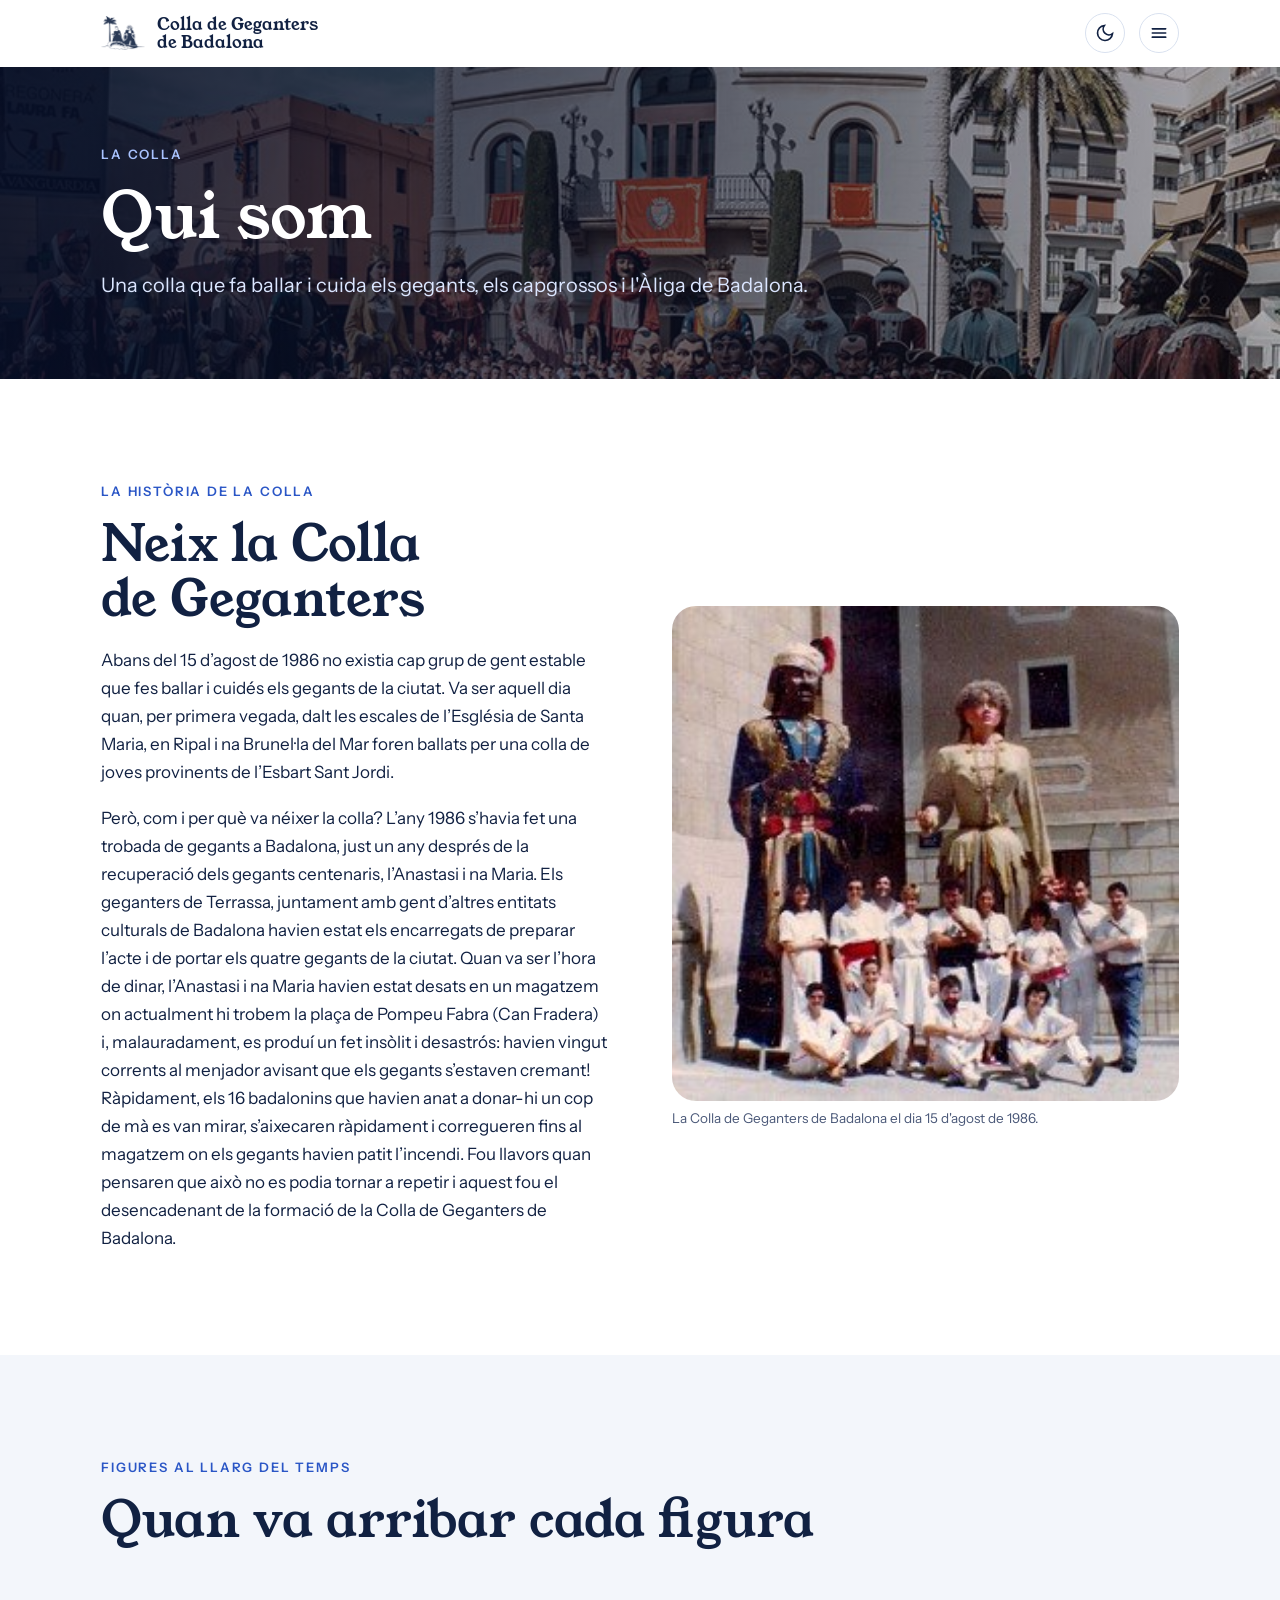
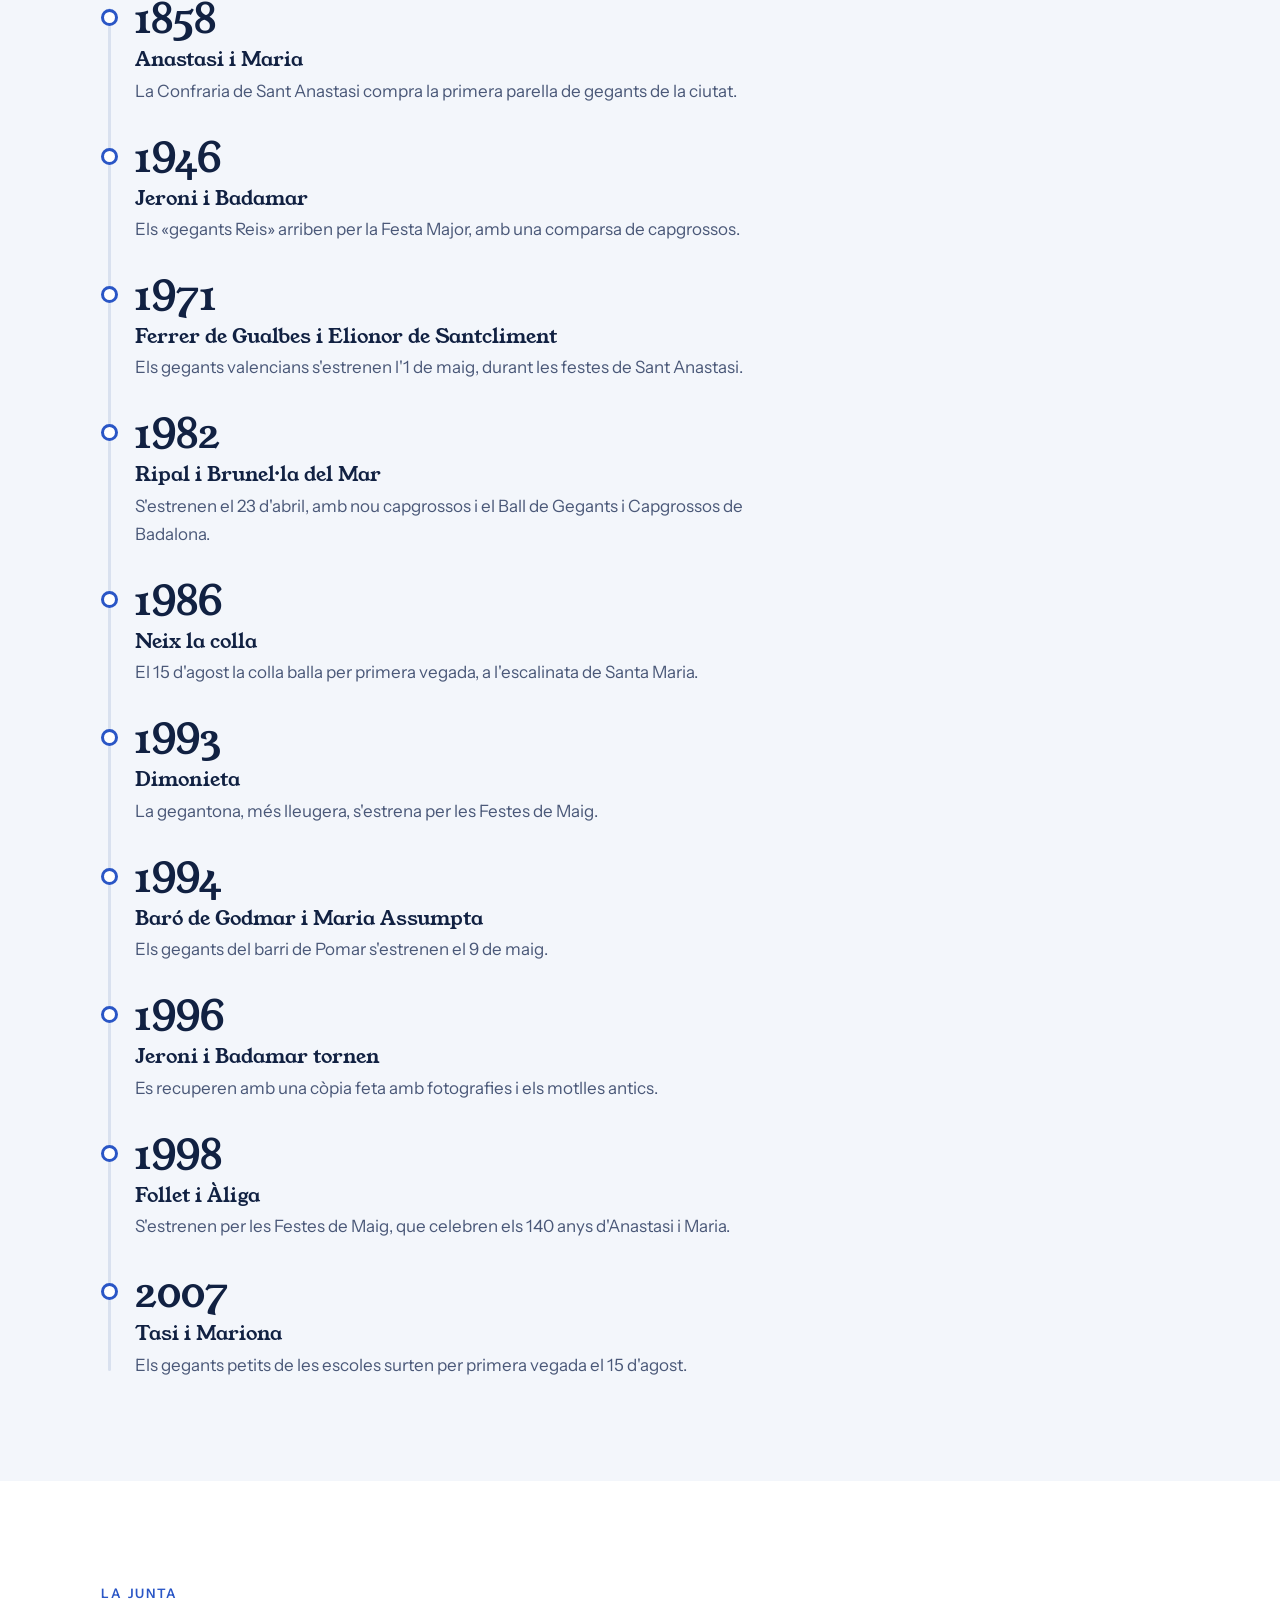
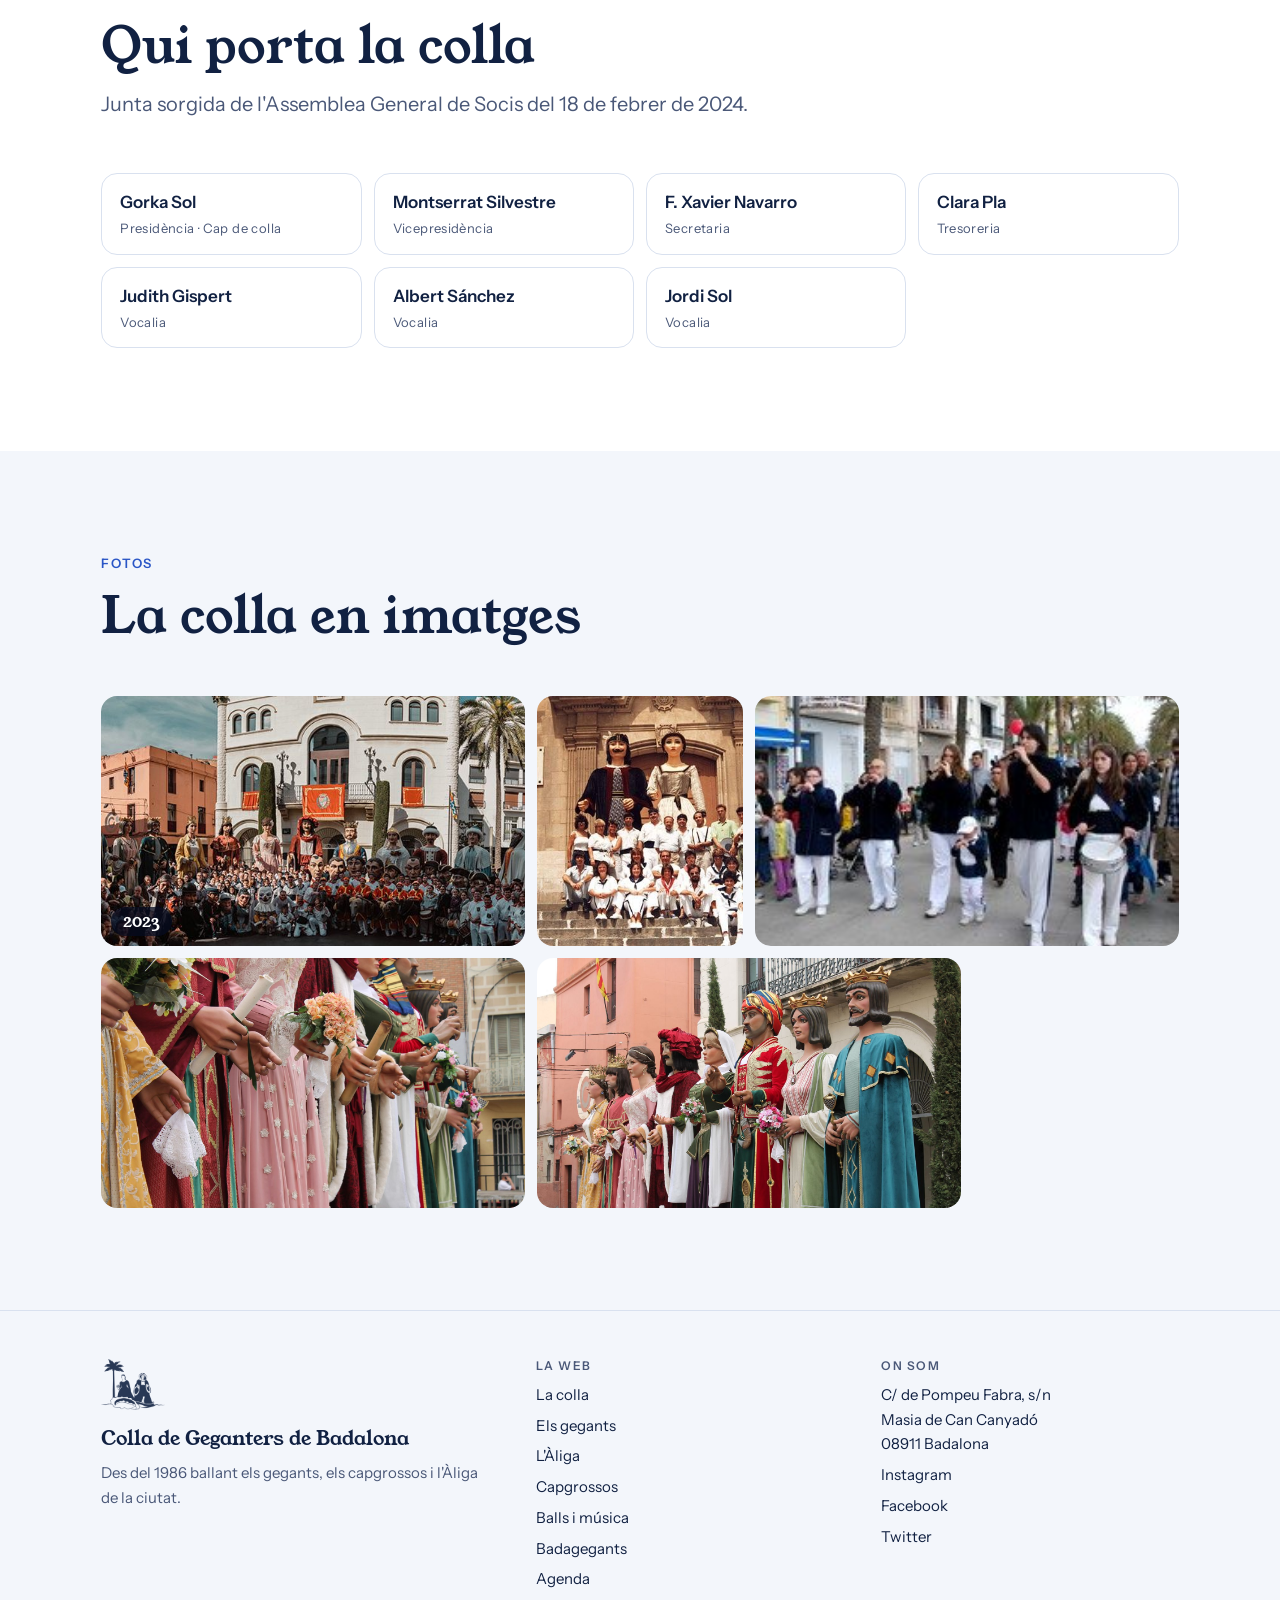
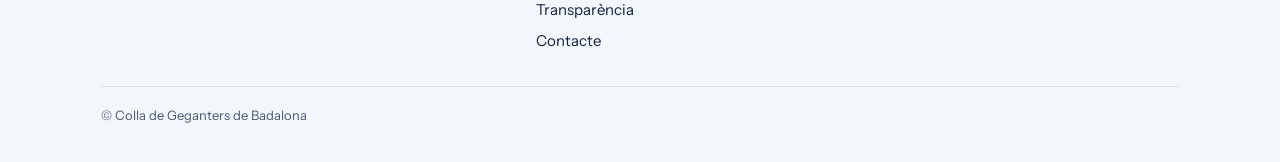
<file: la-colla.html>
<!doctype html><html lang="ca"><head><meta charset="utf-8"><meta name="viewport" content="width=device-width,initial-scale=1"><title>La colla · Geganters de Badalona</title><meta name="description" content="Història i fundació de la Colla de Geganters de Badalona, junta i figures."><link rel="preconnect" href="https://fonts.googleapis.com"><link rel="preconnect" href="https://fonts.gstatic.com" crossorigin><link href="https://fonts.googleapis.com/css2?family=Young+Serif&family=Instrument+Sans:wght@400;500;600&display=swap" rel="stylesheet"><link rel="stylesheet" href="estil.css"></head><body><header class="cap" id="cap"><div class="wrap cap-in"><a class="marca" href="index.html" aria-label="Colla de Geganters de Badalona, inici"><img class="lg lg-clar" src="img/logo-clar.png" alt="" width="44" height="35"><img class="lg lg-fosc" src="img/logo-fosc.png" alt="" width="44" height="35"><span class="marca-nom">Colla de Geganters<br>de Badalona</span></a><nav class="menu" id="menu" aria-label="Seccions"><a href="la-colla.html" aria-current="page">La colla</a><a href="gegants.html">Els gegants</a><a href="aliga.html">L'Àliga</a><a href="capgrossos.html">Capgrossos</a><a href="balls.html">Balls i música</a><a href="badagegants.html">Badagegants</a><a href="agenda.html">Agenda</a><a href="transparencia.html">Transparència</a><a href="contacte.html">Contacte</a></nav><button class="icona-btn" id="tema" type="button" aria-label="Canvia entre tema clar i fosc" title="Tema clar o fosc"><svg width="20" height="20" viewBox="0 0 24 24" fill="none" stroke="currentColor" stroke-width="2" stroke-linecap="round"><path d="M21 12.8A9 9 0 1 1 11.2 3a7 7 0 0 0 9.8 9.8z"/></svg></button><button class="icona-btn burger" id="burger" type="button" aria-label="Obre el menú" aria-expanded="false"><svg width="20" height="20" viewBox="0 0 24 24" fill="none" stroke="currentColor" stroke-width="2" stroke-linecap="round"><path d="M4 7h16M4 12h16M4 17h16"/></svg></button></div></header><main><section class="pag-cap amb-foto" style="padding:0"><img src="img/doc-17.jpg" alt=""><div class="wrap"><div class="eyebrow">La colla</div><h1>Qui som</h1><p class="lead">Una colla que fa ballar i cuida els gegants, els capgrossos i l'Àliga de Badalona.</p></div></section><section><div class="wrap"><div class="franja"><div class="rv"><div class="eyebrow">La història de la colla</div><h2 class="titol" style="margin-block:14px 18px">Neix la Colla de Geganters</h2><div class="prose"><p>Abans del 15 d’agost de 1986 no existia cap grup de gent estable que fes ballar i cuidés els gegants de la ciutat. Va ser aquell dia quan, per primera vegada, dalt les escales de l’Església de Santa Maria, en Ripal i na Brunel·la del Mar foren ballats per una colla de joves provinents de l’Esbart Sant Jordi.</p><p>Però, com i per què va néixer la colla? L’any 1986 s’havia fet una trobada de gegants a Badalona, just un any després de la recuperació dels gegants centenaris, l’Anastasi i na Maria. Els geganters de Terrassa, juntament amb gent d’altres entitats culturals de Badalona havien estat els encarregats de preparar l’acte i de portar els quatre gegants de la ciutat. Quan va ser l’hora de dinar, l’Anastasi i na Maria havien estat desats en un magatzem on actualment hi trobem la plaça de Pompeu Fabra (Can Fradera) i, malauradament, es produí un fet insòlit i desastrós: havien vingut corrents al menjador avisant que els gegants s’estaven cremant! Ràpidament, els 16 badalonins que havien anat a donar-hi un cop de mà es van mirar, s’aixecaren ràpidament i corregueren fins al magatzem on els gegants havien patit l’incendi. Fou llavors quan pensaren que això no es podia tornar a repetir i aquest fou el desencadenant de la formació de la Colla de Geganters de Badalona.</p></div></div><div style="display:grid;gap:18px" class="rv"><figure class="fig"><img src="img/doc-26.jpg" alt="La colla el 15 d'agost de 1986" loading="lazy"><figcaption>La Colla de Geganters de Badalona el dia 15 d'agost de 1986.</figcaption></figure></div></div></div></section><section style="background:var(--surface)"><div class="wrap"><div class="sec-cap rv"><div class="eyebrow">Figures al llarg del temps</div><h2 class="titol">Quan va arribar cada figura</h2></div><div class="linia"><div class="fet rv"><div class="any">1858</div><h3>Anastasi i Maria</h3><p>La Confraria de Sant Anastasi compra la primera parella de gegants de la ciutat.</p></div><div class="fet rv"><div class="any">1946</div><h3>Jeroni i Badamar</h3><p>Els «gegants Reis» arriben per la Festa Major, amb una comparsa de capgrossos.</p></div><div class="fet rv"><div class="any">1971</div><h3>Ferrer de Gualbes i Elionor de Santcliment</h3><p>Els gegants valencians s'estrenen l'1 de maig, durant les festes de Sant Anastasi.</p></div><div class="fet rv"><div class="any">1982</div><h3>Ripal i Brunel·la del Mar</h3><p>S'estrenen el 23 d'abril, amb nou capgrossos i el Ball de Gegants i Capgrossos de Badalona.</p></div><div class="fet rv"><div class="any">1986</div><h3>Neix la colla</h3><p>El 15 d'agost la colla balla per primera vegada, a l'escalinata de Santa Maria.</p></div><div class="fet rv"><div class="any">1993</div><h3>Dimonieta</h3><p>La gegantona, més lleugera, s'estrena per les Festes de Maig.</p></div><div class="fet rv"><div class="any">1994</div><h3>Baró de Godmar i Maria Assumpta</h3><p>Els gegants del barri de Pomar s'estrenen el 9 de maig.</p></div><div class="fet rv"><div class="any">1996</div><h3>Jeroni i Badamar tornen</h3><p>Es recuperen amb una còpia feta amb fotografies i els motlles antics.</p></div><div class="fet rv"><div class="any">1998</div><h3>Follet i Àliga</h3><p>S'estrenen per les Festes de Maig, que celebren els 140 anys d'Anastasi i Maria.</p></div><div class="fet rv"><div class="any">2007</div><h3>Tasi i Mariona</h3><p>Els gegants petits de les escoles surten per primera vegada el 15 d'agost.</p></div></div></div></section><section><div class="wrap"><div class="sec-cap rv"><div class="eyebrow">La junta</div><h2 class="titol">Qui porta la colla</h2><p class="lead">Junta sorgida de l'Assemblea General de Socis del 18 de febrer de 2024.</p></div><ul class="junta rv"><li><b>Gorka Sol</b><span>Presidència · Cap de colla</span></li><li><b>Montserrat Silvestre</b><span>Vicepresidència</span></li><li><b>F. Xavier Navarro</b><span>Secretaria</span></li><li><b>Clara Pla</b><span>Tresoreria</span></li><li><b>Judith Gispert</b><span>Vocalia</span></li><li><b>Albert Sánchez</b><span>Vocalia</span></li><li><b>Jordi Sol</b><span>Vocalia</span></li></ul></div></section><section style="background:var(--surface)"><div class="wrap"><div class="sec-cap rv"><div class="eyebrow">Fotos</div><h2 class="titol">La colla en imatges</h2></div><div class="tira"><button class="zoom ample" type="button" data-peu="2023 · Els gegants i geganters de Badalona amb la comparsa de Pamplona a la Plaça de la Vila el maig de 2023. Foto: Dani Crespo"><img src="img/doc-17.jpg" alt="Els gegants i geganters de Badalona amb la comparsa de Pamplona a la Plaça de la Vila el maig de 2023. Foto: Dani Crespo" loading="lazy" decoding="async"><span class="any">2023</span></button><button class="zoom" type="button" data-peu="La colla amb els gegants a l&#x27;escalinata de l&#x27;església"><img src="img/doc-27.jpg" alt="La colla amb els gegants a l&#x27;escalinata de l&#x27;església" loading="lazy" decoding="async"></button><button class="zoom ample" type="button" data-peu="Els músics de la Colla de Geganters de Badalona"><img src="img/doc-9.jpg" alt="Els músics de la Colla de Geganters de Badalona" loading="lazy" decoding="async"></button><button class="zoom ample" type="button" data-peu="Les mans de les figures i els seus rams de flors"><img src="img/u-mans.jpg" alt="Les mans de les figures i els seus rams de flors" loading="lazy" decoding="async"></button><button class="zoom ample" type="button" data-peu="Les quatre parelles de gegants alineades"><img src="img/u-alineacio.jpg" alt="Les quatre parelles de gegants alineades" loading="lazy" decoding="async"></button></div></div></section></main><footer><div class="wrap"><div class="peu"><div><img class="lg lg-clar" src="img/logo-clar.png" alt="" width="44" height="35"><img class="lg lg-fosc" src="img/logo-fosc.png" alt="" width="44" height="35"><p class="nom">Colla de Geganters de Badalona</p><p style="color:var(--fg-soft);font-size:15px;margin-top:6px">Des del 1986 ballant els gegants, els capgrossos i l'Àliga de la ciutat.</p></div><div><h4>La web</h4><ul><li><a href="la-colla.html">La colla</a></li><li><a href="gegants.html">Els gegants</a></li><li><a href="aliga.html">L'Àliga</a></li><li><a href="capgrossos.html">Capgrossos</a></li><li><a href="balls.html">Balls i música</a></li><li><a href="badagegants.html">Badagegants</a></li><li><a href="agenda.html">Agenda</a></li><li><a href="transparencia.html">Transparència</a></li><li><a href="contacte.html">Contacte</a></li></ul></div><div><h4>On som</h4><ul><li>C/ de Pompeu Fabra, s/n<br>Masia de Can Canyadó<br>08911 Badalona</li><li><a href="https://www.instagram.com/gegantersbdn" target="_blank" rel="noopener">Instagram</a></li><li><a href="https://www.facebook.com/gegantersbadalona" target="_blank" rel="noopener">Facebook</a></li><li><a href="https://www.twitter.com/GegantersBDN" target="_blank" rel="noopener">Twitter</a></li></ul></div></div><p class="copy">© Colla de Geganters de Badalona</p></div></footer><dialog class="lb" id="lb" aria-label="Foto ampliada"><button class="lb-tanca" type="button" id="lb-tanca">Tanca</button><img id="lb-img" alt=""><p id="lb-peu"></p></dialog><script src="web.js"></script></body></html>
</file>
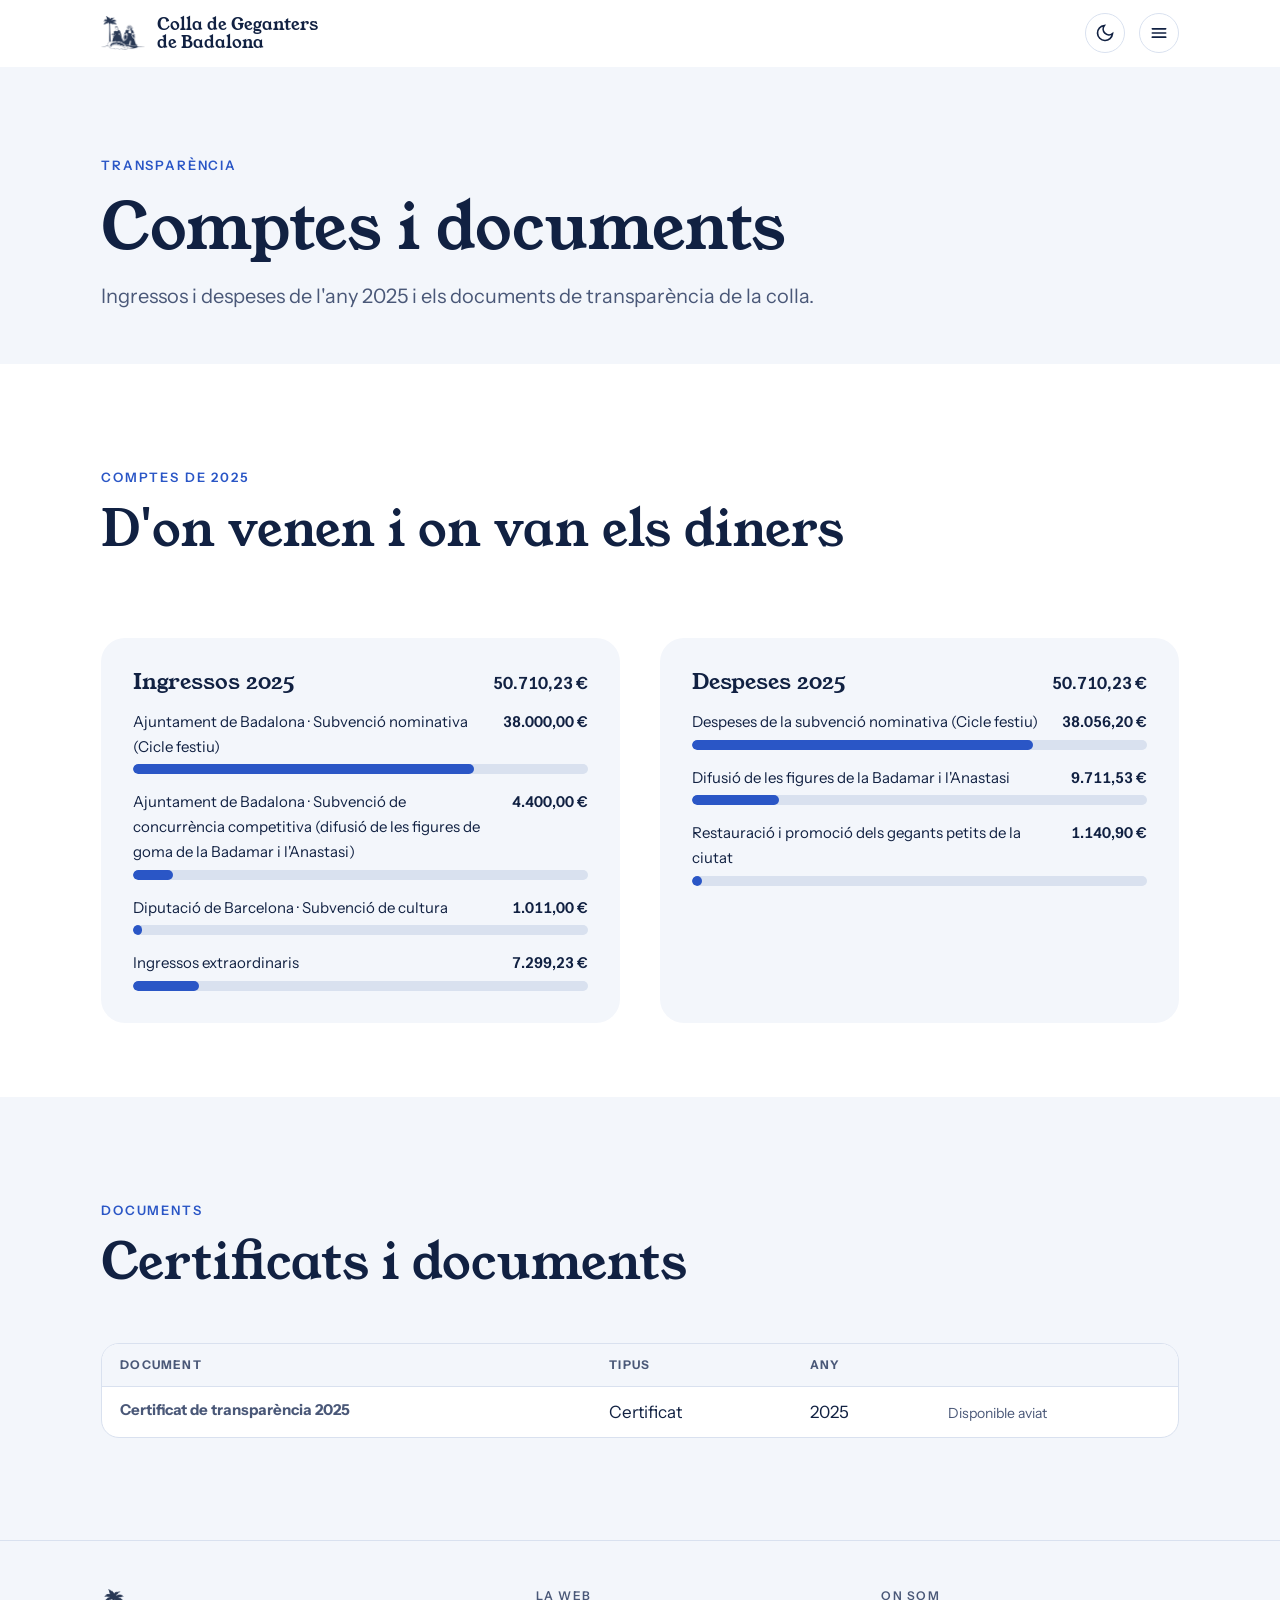
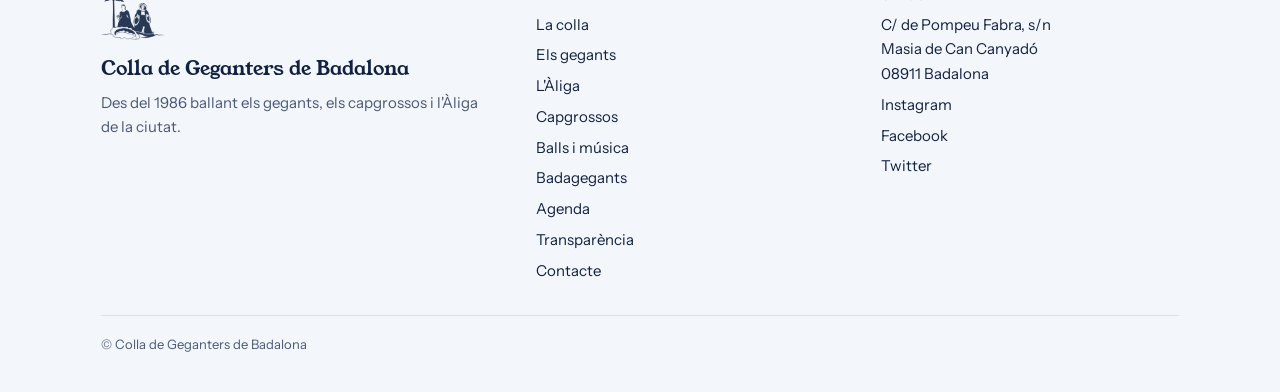
<file: transparencia.html>
<!doctype html><html lang="ca"><head><meta charset="utf-8"><meta name="viewport" content="width=device-width,initial-scale=1"><title>Transparència · Geganters de Badalona</title><meta name="description" content="Comptes i documents de transparència de la Colla de Geganters de Badalona."><link rel="preconnect" href="https://fonts.googleapis.com"><link rel="preconnect" href="https://fonts.gstatic.com" crossorigin><link href="https://fonts.googleapis.com/css2?family=Young+Serif&family=Instrument+Sans:wght@400;500;600&display=swap" rel="stylesheet"><link rel="stylesheet" href="estil.css"></head><body><header class="cap" id="cap"><div class="wrap cap-in"><a class="marca" href="index.html" aria-label="Colla de Geganters de Badalona, inici"><img class="lg lg-clar" src="img/logo-clar.png" alt="" width="44" height="35"><img class="lg lg-fosc" src="img/logo-fosc.png" alt="" width="44" height="35"><span class="marca-nom">Colla de Geganters<br>de Badalona</span></a><nav class="menu" id="menu" aria-label="Seccions"><a href="la-colla.html">La colla</a><a href="gegants.html">Els gegants</a><a href="aliga.html">L'Àliga</a><a href="capgrossos.html">Capgrossos</a><a href="balls.html">Balls i música</a><a href="badagegants.html">Badagegants</a><a href="agenda.html">Agenda</a><a href="transparencia.html" aria-current="page">Transparència</a><a href="contacte.html">Contacte</a></nav><button class="icona-btn" id="tema" type="button" aria-label="Canvia entre tema clar i fosc" title="Tema clar o fosc"><svg width="20" height="20" viewBox="0 0 24 24" fill="none" stroke="currentColor" stroke-width="2" stroke-linecap="round"><path d="M21 12.8A9 9 0 1 1 11.2 3a7 7 0 0 0 9.8 9.8z"/></svg></button><button class="icona-btn burger" id="burger" type="button" aria-label="Obre el menú" aria-expanded="false"><svg width="20" height="20" viewBox="0 0 24 24" fill="none" stroke="currentColor" stroke-width="2" stroke-linecap="round"><path d="M4 7h16M4 12h16M4 17h16"/></svg></button></div></header><main><section class="pag-cap"><div class="wrap"><div class="eyebrow">Transparència</div><h1>Comptes i documents</h1><p class="lead">Ingressos i despeses de l'any 2025 i els documents de transparència de la colla.</p></div></section><section><div class="wrap"><div class="sec-cap rv"><div class="eyebrow">Comptes de 2025</div><h2 class="titol">D'on venen i on van els diners</h2></div><div class="comptes" id="comptes"></div></div></section><section style="background:var(--surface)"><div class="wrap"><div class="sec-cap rv"><div class="eyebrow">Documents</div><h2 class="titol">Certificats i documents</h2></div><div class="taula-cont rv"><table><thead><tr><th>Document</th><th>Tipus</th><th>Any</th><th></th></tr></thead><tbody id="t-cos"></tbody></table></div></div></section></main><footer><div class="wrap"><div class="peu"><div><img class="lg lg-clar" src="img/logo-clar.png" alt="" width="44" height="35"><img class="lg lg-fosc" src="img/logo-fosc.png" alt="" width="44" height="35"><p class="nom">Colla de Geganters de Badalona</p><p style="color:var(--fg-soft);font-size:15px;margin-top:6px">Des del 1986 ballant els gegants, els capgrossos i l'Àliga de la ciutat.</p></div><div><h4>La web</h4><ul><li><a href="la-colla.html">La colla</a></li><li><a href="gegants.html">Els gegants</a></li><li><a href="aliga.html">L'Àliga</a></li><li><a href="capgrossos.html">Capgrossos</a></li><li><a href="balls.html">Balls i música</a></li><li><a href="badagegants.html">Badagegants</a></li><li><a href="agenda.html">Agenda</a></li><li><a href="transparencia.html">Transparència</a></li><li><a href="contacte.html">Contacte</a></li></ul></div><div><h4>On som</h4><ul><li>C/ de Pompeu Fabra, s/n<br>Masia de Can Canyadó<br>08911 Badalona</li><li><a href="https://www.instagram.com/gegantersbdn" target="_blank" rel="noopener">Instagram</a></li><li><a href="https://www.facebook.com/gegantersbadalona" target="_blank" rel="noopener">Facebook</a></li><li><a href="https://www.twitter.com/GegantersBDN" target="_blank" rel="noopener">Twitter</a></li></ul></div></div><p class="copy">© Colla de Geganters de Badalona</p></div></footer><dialog class="lb" id="lb" aria-label="Foto ampliada"><button class="lb-tanca" type="button" id="lb-tanca">Tanca</button><img id="lb-img" alt=""><p id="lb-peu"></p></dialog><script src="dades.js"></script><script src="web.js"></script></body></html>
</file>
<file: estil.css>
/* ===== Colla de Geganters de Badalona · estil =====
   Els colors i les lletres es canvien aquí, a les variables de dalt de tot. */
:root {
  --bg: #ffffff;
  --fg: #112142;           /* blau marí del logo */
  --fg-soft: #4a5878;
  --surface: #f3f6fb;
  --line: #d9e1ef;
  --link: #2a56c6;
  --btn-bg: #112142;
  --btn-fg: #ffffff;
  --tint: #dfe8f8;         /* fons suau dels cartells */
  --tint-2: #eef3fc;
  --inv-bg: #112142;
  --inv-fg: #ffffff;
  --font-display: "Young Serif", Georgia, "Times New Roman", serif;
  --font-body: "Instrument Sans", system-ui, -apple-system, "Segoe UI", sans-serif;
  --gutter: max(16px, 4vw);
  color-scheme: light;
}
@media (prefers-color-scheme: dark) {
  :root:not([data-theme="light"]) {
    --bg: #0a1530; --fg: #eaf0fb; --fg-soft: #a3b2d1; --surface: #12214a; --line: #24376b;
    --link: #8fb0ff; --btn-bg: #eaf0fb; --btn-fg: #0a1530; --tint: #1b2f66; --tint-2: #15275a;
    --inv-bg: #050c1e; --inv-fg: #eaf0fb; color-scheme: dark;
  }
}
:root[data-theme="dark"] {
  --bg: #0a1530; --fg: #eaf0fb; --fg-soft: #a3b2d1; --surface: #12214a; --line: #24376b;
  --link: #8fb0ff; --btn-bg: #eaf0fb; --btn-fg: #0a1530; --tint: #1b2f66; --tint-2: #15275a;
  --inv-bg: #050c1e; --inv-fg: #eaf0fb; color-scheme: dark;
}

*, *::before, *::after { box-sizing: border-box; }
html { scroll-behavior: smooth; scroll-padding-top: 130px; }
body {
  margin: 0; background: var(--bg); color: var(--fg);
  font-family: var(--font-body); font-size: 17px; line-height: 1.65; overflow-x: hidden;
}
h1, h2, h3, h4 { font-family: var(--font-display); font-weight: 400; line-height: 1.12; margin: 0; text-wrap: balance; }
p { margin: 0; }
a { color: var(--link); }
img { max-width: 100%; }
:focus-visible { outline: 3px solid var(--link); outline-offset: 3px; border-radius: 4px; }
.wrap { width: 100%; max-width: 1180px; margin-inline: auto; padding-inline: var(--gutter); }
section { padding-block: clamp(56px, 8vw, 104px); }
.eyebrow { font-size: 13px; letter-spacing: .14em; text-transform: uppercase; font-weight: 600; color: var(--link); }
.titol { font-size: clamp(1.9rem, 4.2vw, 3.1rem); }
.lead { font-size: clamp(1.05rem, 1.6vw, 1.25rem); color: var(--fg-soft); max-width: 62ch; }
.prose { display: grid; gap: 1.05em; max-width: 68ch; min-width: 0; }
.prose p { color: var(--fg); }
.prose h3 { font-size: 1.5rem; margin-top: .6em; }
.sec-cap { display: grid; gap: 14px; margin-bottom: clamp(28px, 4.5vw, 52px); }
.nota-editor { font-size: 13px; color: var(--fg-soft); }

/* Capçalera */
.cap { position: sticky; top: env(safe-area-inset-top, 0px); z-index: 50;
  background: color-mix(in srgb, var(--bg) 88%, transparent);
  -webkit-backdrop-filter: blur(12px); backdrop-filter: blur(12px);
  border-bottom: 1px solid transparent; transition: border-color .3s; }
.cap.ombra { border-bottom-color: var(--line); }
.cap-in { display: flex; align-items: center; gap: 14px; min-height: 66px; }
.marca { display: flex; align-items: center; gap: 12px; text-decoration: none; color: var(--fg); margin-right: auto; min-width: 0; }
.lg { width: 44px; height: auto; display: block; flex: none; }
.lg-fosc { display: none; }
@media (prefers-color-scheme: dark) { :root:not([data-theme="light"]) .lg-clar { display: none; } :root:not([data-theme="light"]) .lg-fosc { display: block; } }
:root[data-theme="dark"] .lg-clar { display: none; }
:root[data-theme="dark"] .lg-fosc { display: block; }
.marca-nom { font-family: var(--font-display); font-size: 1.05rem; line-height: 1.1; }
.menu { display: flex; gap: 2px; align-items: center; }
.menu a { text-decoration: none; color: var(--fg); font-weight: 500; font-size: 14.5px; padding: 8px 11px; border-radius: 999px; transition: background .2s, color .2s; white-space: nowrap; }
.menu a:hover { background: var(--surface); }
.menu a[aria-current="page"] { background: var(--btn-bg); color: var(--btn-fg); }
.icona-btn { appearance: none; border: 1px solid var(--line); background: transparent; color: var(--fg); width: 40px; height: 40px; border-radius: 999px; display: grid; place-items: center; cursor: pointer; flex: none; }
.icona-btn:hover { background: var(--surface); }
.burger { display: none; }
@media (max-width: 1280px) {
  .burger { display: grid; }
  .menu { position: absolute; left: 0; right: 0; top: 100%; flex-direction: column; align-items: stretch; gap: 0;
    background: var(--bg); border-bottom: 1px solid var(--line); padding: 8px var(--gutter) 16px; display: none; }
  .menu.obert { display: flex; }
  .menu a { padding: 14px 12px; border-radius: 10px; font-size: 17px; }
}

/* Botons */
.botons { display: flex; flex-wrap: wrap; gap: 12px; margin-top: 28px; }
.btn { display: inline-flex; align-items: center; gap: 8px; font: inherit; font-weight: 600; font-size: 16px; text-decoration: none; cursor: pointer;
  background: var(--btn-bg); color: var(--btn-fg); border: 2px solid var(--btn-bg); padding: 12px 22px; border-radius: 999px; transition: transform .2s, background .2s, color .2s; }
.btn:hover { transform: translateY(-2px); }
.btn.suau { background: transparent; color: var(--fg); border-color: var(--fg); }
.btn.suau:hover { background: var(--fg); color: var(--bg); }

/* Portada */
.hero { position: relative; padding: 0; color: #fff; background: #0a1530; overflow: hidden; isolation: isolate; }
.hero-img { position: absolute; inset: -6% 0; width: 100%; height: 112%; object-fit: cover; object-position: 50% 40%; z-index: -2; transform: translate3d(0, calc(var(--py, 0) * 36px), 0); }
.hero::before { content: ""; position: absolute; inset: 0; z-index: -1; background: linear-gradient(90deg, rgba(6,14,38,.92) 0%, rgba(6,14,38,.72) 42%, rgba(6,14,38,.15) 78%), linear-gradient(0deg, rgba(6,14,38,.55), transparent 40%); }
.hero-in { padding-block: clamp(72px, 12vw, 150px) clamp(56px, 8vw, 100px); display: grid; gap: 20px; max-width: 760px; }
.hero .eyebrow { color: #a9c3ff; }
.hero h1 { font-size: clamp(2.5rem, 6.2vw, 4.9rem); }
.hero .lead { color: #dbe6ff; }
.hero .btn { background: #fff; color: #0a1530; border-color: #fff; }
.hero .btn.suau { background: transparent; color: #fff; border-color: rgba(255,255,255,.7); }
.hero .btn.suau:hover { background: #fff; color: #0a1530; }
@media (max-width: 700px) { .hero::before { background: linear-gradient(0deg, rgba(6,14,38,.9) 0%, rgba(6,14,38,.6) 60%, rgba(6,14,38,.35)); } }
.xifres { display: flex; flex-wrap: wrap; gap: 14px 44px; margin-top: 8px; }
.xifres div { display: grid; }
.xifres b { font-family: var(--font-display); font-weight: 400; font-size: clamp(2rem, 3.6vw, 2.8rem); line-height: 1; font-variant-numeric: tabular-nums; }
.xifres span { font-size: 14px; color: #c3d3f5; }

/* Capçalera de subpàgina */
.pag-cap { padding-block: clamp(48px, 7vw, 88px) clamp(32px, 4vw, 56px); background: var(--surface); }
.pag-cap .wrap { display: grid; gap: 16px; }
.pag-cap h1 { font-size: clamp(2.3rem, 5.4vw, 4rem); }
.pag-cap.amb-foto { position: relative; background: #0a1530; color: #fff; isolation: isolate; overflow: hidden; }
.pag-cap.amb-foto > img { position: absolute; inset: 0; width: 100%; height: 100%; object-fit: cover; z-index: -2; object-position: 50% 35%; }
.pag-cap.amb-foto::before { content: ""; position: absolute; inset: 0; z-index: -1; background: linear-gradient(90deg, rgba(6,14,38,.9), rgba(6,14,38,.55) 60%, rgba(6,14,38,.25)); }
.pag-cap.amb-foto .eyebrow { color: #a9c3ff; }
.pag-cap.amb-foto .lead { color: #dbe6ff; }
.pag-cap.amb-foto .wrap { padding-block: clamp(28px, 6vw, 80px); }

/* Fotos i figures */
.fig { margin: 0; display: grid; gap: 8px; min-width: 0; }
.fig img { width: 100%; height: auto; display: block; border-radius: 16px; background: var(--surface); }
.fig figcaption { font-size: 13.5px; color: var(--fg-soft); line-height: 1.4; }
.cartell { margin: 0; background: radial-gradient(closest-side at 50% 55%, var(--tint-2), var(--tint)); border-radius: 28px; padding: clamp(18px, 3vw, 32px); display: grid; place-items: center; align-self: start; }
.cartell img { width: auto; max-width: 100%; max-height: 480px; height: auto; display: block; filter: drop-shadow(0 14px 18px rgba(8,16,40,.22)); }
.zoom { display: block; width: 100%; padding: 0; border: 0; background: var(--surface); border-radius: 16px; overflow: hidden; cursor: zoom-in; position: relative; }
.zoom img { display: block; width: 100%; height: 100%; object-fit: cover; transition: transform .6s cubic-bezier(.2,.7,.2,1); }
.zoom:hover img { transform: scale(1.05); }
.tira { display: grid; grid-template-columns: repeat(auto-fill, minmax(190px, 1fr)); grid-auto-rows: 250px; grid-auto-flow: dense; gap: 12px; margin-top: 8px; }
.tira .zoom { height: 100%; }
.tira .zoom.ample { grid-column: span 2; }
@media (max-width: 460px) { .tira { grid-template-columns: repeat(2, minmax(0, 1fr)); grid-auto-rows: 200px; } }
.tira .any { position: absolute; left: 10px; bottom: 10px; font-family: var(--font-display); font-size: 1.05rem; line-height: 1; color: #fff; background: rgba(6,12,32,.74); padding: 6px 12px; border-radius: 999px; }
.tira-tit { font-size: 1.35rem; margin-top: 30px; }

/* Parelles de gegants */
.salts { position: sticky; top: calc(66px + env(safe-area-inset-top, 0px)); z-index: 40; background: color-mix(in srgb, var(--bg) 92%, transparent); -webkit-backdrop-filter: blur(10px); backdrop-filter: blur(10px); border-bottom: 1px solid var(--line); }
.salts .wrap { display: flex; gap: 8px; overflow-x: auto; padding-block: 10px; scrollbar-width: thin; }
.salts a { flex: none; text-decoration: none; color: var(--fg); font-size: 14px; font-weight: 500; border: 1.5px solid var(--line); border-radius: 999px; padding: 6px 14px; }
.salts a:hover { border-color: var(--fg); }
.salts a.actiu { background: var(--btn-bg); color: var(--btn-fg); border-color: var(--btn-bg); }
.parella:nth-of-type(even) { background: var(--surface); }
.par-cap { display: grid; gap: 8px; margin-bottom: clamp(24px, 4vw, 40px); }
.par-cap h2 { font-size: clamp(2rem, 4.6vw, 3.3rem); }
.par-cap .sub { color: var(--fg-soft); font-size: 1.1rem; }
.par-grid { display: grid; grid-template-columns: minmax(240px, 340px) minmax(0, 1fr); gap: clamp(24px, 5vw, 64px); align-items: start; }
@media (max-width: 800px) { .par-grid { grid-template-columns: 1fr; } .cartell { max-width: 420px; } }
.bloc { margin-top: clamp(28px, 4vw, 44px); display: grid; gap: 14px; }
.bloc h3 { font-size: 1.5rem; }
.taula-cont { overflow-x: auto; border: 1px solid var(--line); border-radius: 18px; background: var(--bg); }
table { border-collapse: collapse; width: 100%; min-width: 440px; }
th, td { text-align: left; padding: 11px 18px; border-bottom: 1px solid var(--line); vertical-align: top; }
th { font-size: 12px; letter-spacing: .1em; text-transform: uppercase; color: var(--fg-soft); background: var(--surface); }
tr:last-child td { border-bottom: 0; }
td:first-child { color: var(--fg-soft); font-size: 15px; white-space: nowrap; }
td.num, th.num { text-align: right; font-variant-numeric: tabular-nums; white-space: nowrap; }
.dues { display: grid; grid-template-columns: repeat(2, minmax(0, 1fr)); gap: clamp(20px, 4vw, 56px); align-items: start; }
@media (max-width: 800px) { .dues { grid-template-columns: 1fr; } }
.etiquetes { display: flex; flex-wrap: wrap; gap: 8px; }
.etiq { font-size: 12px; font-weight: 600; letter-spacing: .06em; text-transform: uppercase; border: 1px solid var(--line); background: var(--bg); border-radius: 999px; padding: 4px 12px; color: var(--fg-soft); }

/* Targetes d'inici */
.cartes { display: grid; grid-template-columns: repeat(auto-fit, minmax(240px, 1fr)); gap: 18px; }
.carta { display: grid; grid-template-rows: auto 1fr; text-decoration: none; color: var(--fg); border: 1px solid var(--line); border-radius: 24px; overflow: hidden; background: var(--bg); transition: transform .3s, border-color .3s, box-shadow .3s; }
.carta:hover { transform: translateY(-5px); border-color: var(--fg); box-shadow: 0 18px 30px -22px rgba(10,21,48,.5); }
.carta .ft { aspect-ratio: 4 / 3; background: radial-gradient(closest-side at 50% 55%, var(--tint-2), var(--tint)); display: grid; place-items: center; overflow: hidden; padding: 12px; }
.carta .ft img { max-height: 100%; max-width: 100%; width: auto; height: auto; object-fit: contain; transition: transform .5s cubic-bezier(.2,.7,.2,1); filter: drop-shadow(0 10px 14px rgba(8,16,40,.2)); }
.carta:hover .ft img { transform: scale(1.06) rotate(-1.5deg); }
.carta .tx { padding: 20px 22px 24px; display: grid; gap: 6px; align-content: start; }
.carta h3 { font-size: 1.5rem; }
.carta p { color: var(--fg-soft); font-size: 15.5px; }
.carta .mes { margin-top: 6px; font-weight: 600; font-size: 14px; color: var(--link); }

/* Parella-franja */
.franja { display: grid; grid-template-columns: minmax(0, 1fr) minmax(0, 1fr); gap: clamp(24px, 5vw, 72px); align-items: center; }
@media (max-width: 800px) { .franja { grid-template-columns: 1fr; } }
.franja .fig img { border-radius: 24px; }

/* Línia del temps (fundació) */
.linia { position: relative; display: grid; gap: 34px; padding-left: 34px; margin-top: 8px; }
.linia::before { content: ""; position: absolute; left: 7px; top: 8px; bottom: 8px; width: 3px; border-radius: 3px; background: var(--line); }
.fet { position: relative; }
.fet::before { content: ""; position: absolute; left: -34px; top: 9px; width: 17px; height: 17px; border-radius: 50%; background: var(--bg); border: 3px solid var(--link); }
.fet .any { font-family: var(--font-display); font-size: clamp(1.8rem, 3.6vw, 2.5rem); line-height: 1; }
.fet h3 { font-size: 1.25rem; margin-block: 8px 6px; }
.fet p { color: var(--fg-soft); max-width: 58ch; }

/* Agenda */
.ag-llista { display: grid; gap: 14px; }
.esdev { display: grid; grid-template-columns: 92px minmax(0, 1fr) auto; gap: clamp(14px, 3vw, 28px); align-items: center; background: var(--bg); border: 1px solid var(--line); border-radius: 20px; padding: 16px clamp(16px, 3vw, 28px) 16px 16px; transition: transform .25s, border-color .25s; }
.esdev:hover { transform: translateX(6px); border-color: var(--fg); }
.data-bloc { display: grid; place-items: center; text-align: center; background: var(--btn-bg); color: var(--btn-fg); border-radius: 14px; padding: 12px 6px; line-height: 1; }
.data-bloc b { font-family: var(--font-display); font-weight: 400; font-size: 2.2rem; font-variant-numeric: tabular-nums; }
.data-bloc span { font-size: 12px; letter-spacing: .12em; text-transform: uppercase; margin-top: 6px; }
.data-bloc small { font-size: 11px; opacity: .75; margin-top: 3px; }
.esdev h3 { font-size: 1.3rem; margin-bottom: 4px; }
.esdev .meta { font-size: 14px; color: var(--fg-soft); display: flex; flex-wrap: wrap; gap: 4px 14px; }
.esdev p.d { margin-top: 6px; color: var(--fg-soft); font-size: 15px; }
.falten { font-size: 14px; font-weight: 600; white-space: nowrap; border: 1.5px solid var(--line); border-radius: 999px; padding: 6px 14px; font-variant-numeric: tabular-nums; }
@media (max-width: 640px) { .esdev { grid-template-columns: 72px minmax(0, 1fr); } .falten { grid-column: 2; justify-self: start; } .data-bloc b { font-size: 1.8rem; } }
.llista-simple { display: grid; gap: 12px; padding: 0; margin: 0; list-style: none; max-width: 70ch; }
.llista-simple li { border-left: 3px solid var(--line); padding-left: 16px; }
.llista-simple b { font-weight: 600; }

/* Transparència */
.comptes { display: grid; grid-template-columns: repeat(2, minmax(0, 1fr)); gap: clamp(20px, 4vw, 40px); }
@media (max-width: 800px) { .comptes { grid-template-columns: 1fr; } }
.bloc-barres { background: var(--surface); border-radius: 24px; padding: clamp(20px, 3vw, 32px); display: grid; gap: 16px; align-content: start; }
.bloc-barres h3 { font-size: 1.35rem; display: flex; justify-content: space-between; gap: 12px; align-items: baseline; }
.bloc-barres h3 span { font-family: var(--font-body); font-size: 1.05rem; font-weight: 600; font-variant-numeric: tabular-nums; }
.barra { display: grid; gap: 5px; }
.barra .et { display: flex; justify-content: space-between; gap: 14px; font-size: 15px; }
.barra .et b { font-weight: 600; font-variant-numeric: tabular-nums; white-space: nowrap; }
.pista { height: 10px; border-radius: 999px; background: var(--line); overflow: hidden; }
.pista i { display: block; height: 100%; width: 0; background: var(--link); border-radius: 999px; transition: width 1.2s cubic-bezier(.2,.7,.2,1); }
.obre { font-weight: 600; font-size: 14px; white-space: nowrap; }
.sense { color: var(--fg-soft); font-size: 14px; }

/* Contacte */
.contacte-grid { display: grid; grid-template-columns: 1.1fr .9fr; gap: clamp(28px, 5vw, 72px); align-items: start; }
@media (max-width: 800px) { .contacte-grid { grid-template-columns: 1fr; } }
.dades { display: grid; gap: 12px; margin-top: 26px; }
.dada { display: flex; flex-wrap: wrap; align-items: center; gap: 6px 14px; padding: 14px 18px; border: 1px solid var(--line); border-radius: 16px; background: var(--bg); }
.dada .k { font-size: 12px; letter-spacing: .1em; text-transform: uppercase; color: var(--fg-soft); font-weight: 600; min-width: 90px; }
.dada .v { font-weight: 500; overflow-wrap: anywhere; min-width: 0; }
.copia { appearance: none; font: inherit; font-size: 13px; font-weight: 600; cursor: pointer; background: transparent; color: var(--fg); border: 1.5px solid var(--line); border-radius: 999px; padding: 4px 12px; margin-left: auto; }
.copia:hover { background: var(--surface); }
.unir-te { background: var(--inv-bg); color: var(--inv-fg); border-radius: 28px; padding: clamp(26px, 4vw, 44px); display: grid; gap: 16px; }
.unir-te h2 { font-size: clamp(1.7rem, 3vw, 2.3rem); }
.unir-te p { opacity: .88; }
.unir-te .btn { background: var(--inv-fg); color: var(--inv-bg); border-color: var(--inv-fg); justify-self: start; }

/* Junta */
.junta { display: grid; grid-template-columns: repeat(auto-fill, minmax(210px, 1fr)); gap: 12px; margin: 0; padding: 0; list-style: none; }
.junta li { border: 1px solid var(--line); border-radius: 16px; padding: 14px 18px; background: var(--bg); display: grid; gap: 2px; }
.junta b { font-weight: 600; }
.junta span { font-size: 13px; color: var(--fg-soft); letter-spacing: .03em; }

/* Peu */
footer { border-top: 1px solid var(--line); padding-block: 48px 36px; background: var(--surface); }
.peu { display: grid; grid-template-columns: 1.3fr 1fr 1fr; gap: 28px 48px; }
@media (max-width: 800px) { .peu { grid-template-columns: 1fr; } }
.peu .lg { width: 64px; }
.peu h4 { font-family: var(--font-body); font-size: 12px; letter-spacing: .12em; text-transform: uppercase; font-weight: 600; color: var(--fg-soft); margin-bottom: 10px; }
.peu ul { list-style: none; margin: 0; padding: 0; display: grid; gap: 6px; font-size: 15px; }
.peu a { color: var(--fg); text-decoration: none; }
.peu a:hover { text-decoration: underline; }
.peu .nom { font-family: var(--font-display); font-size: 1.25rem; margin-top: 12px; }
.copy { margin-top: 32px; padding-top: 18px; border-top: 1px solid var(--line); font-size: 13px; color: var(--fg-soft); }

/* Visor de fotos */
dialog.lb { padding: 0; border: 0; background: transparent; max-width: 96vw; max-height: 96vh; overflow: visible; color: #fff; }
dialog.lb::backdrop { background: rgba(4,9,24,.9); }
dialog.lb img { display: block; max-width: 96vw; max-height: 82vh; width: auto; height: auto; border-radius: 14px; margin-inline: auto; }
dialog.lb .lb-tanca { position: absolute; top: -48px; right: 0; appearance: none; font: inherit; font-weight: 600; cursor: pointer; color: #fff; background: rgba(255,255,255,.14); border: 1px solid rgba(255,255,255,.35); border-radius: 999px; padding: 8px 18px; }
dialog.lb p { text-align: center; margin-top: 12px; font-size: 15px; max-width: 80ch; margin-inline: auto; }

/* Aparició en fer scroll (sempre visible; només es mou) */
.rv { transition: transform .9s cubic-bezier(.2,.7,.2,1); transform: translateY(28px); }
.rv.in { transform: none; }
@media (prefers-reduced-motion: reduce) {
  html { scroll-behavior: auto; }
  .rv { transform: none; transition: none; }
  .hero-img { transform: none; }
  .pista i { transition: none; }
}
.carta .ft.foto { padding: 0; }
.carta .ft.foto img { width: 100%; height: 100%; object-fit: cover; max-height: none; filter: none; }
.zoom img { object-position: 50% 28%; }

/* Vídeos */
.video-fig { margin: 0; display: grid; gap: 8px; min-width: 0; }
.video { aspect-ratio: 16 / 9; border-radius: 28px; overflow: hidden; background: #0a1530; box-shadow: 0 22px 50px -24px rgba(17,33,66,.55); position: relative; }
.video iframe { width: 100%; height: 100%; border: 0; display: block; }
.video-fig figcaption { font-size: 13.5px; color: var(--fg-soft); line-height: 1.4; }
.video-enllac { display: flex; align-items: center; gap: 16px; text-decoration: none; color: #fff; background: #0a1530; border-radius: 20px; padding: 22px 24px; }
.video-enllac .play { display: grid; place-items: center; width: 52px; height: 52px; border-radius: 50%; background: #fff; color: #0a1530; font-size: 20px; flex: none; }
.video-enllac small { color: #a9c3ff; }

/* Carrusel d'evolució: totes les fotos amb el mateix marc */
.evo { --w: clamp(240px, 64vw, 400px); display: grid; gap: 18px; min-width: 0; }
.evo-cap { display: flex; flex-wrap: wrap; align-items: end; justify-content: space-between; gap: 16px 24px; }
.evo-tit { display: flex; align-items: center; gap: clamp(14px, 3vw, 28px); min-width: 0; }
.evo-gran { font-family: var(--font-display); font-size: clamp(3.4rem, 9vw, 6.4rem); line-height: .9; font-variant-numeric: tabular-nums; color: var(--link); min-width: 2.4ch; display: inline-block; }
.evo-gran.canvia { animation: evoAny .55s cubic-bezier(.2,.7,.2,1); }
@keyframes evoAny { from { opacity: 0; transform: translateY(14px); } to { opacity: 1; transform: none; } }
.evo-tit h3 { font-size: 1.5rem; }
.evo-peu { color: var(--fg-soft); font-size: 15px; max-width: 46ch; margin-top: 4px; min-height: 3em; }
.evo-ctrl { display: flex; gap: 8px; }
.evo-anys { display: flex; flex-wrap: wrap; gap: 8px; }
.evo-any { appearance: none; font: inherit; font-weight: 600; font-size: 14px; font-variant-numeric: tabular-nums; cursor: pointer; color: var(--fg); background: transparent; border: 1.5px solid var(--line); border-radius: 999px; padding: 5px 16px; transition: background .3s, color .3s, border-color .3s; }
.evo-any:hover { border-color: var(--fg); }
.evo-any.actiu { background: var(--btn-bg); color: var(--btn-fg); border-color: var(--btn-bg); }
.evo-track { position: relative; display: flex; gap: 18px; overflow-x: auto; scroll-snap-type: x mandatory; scroll-behavior: smooth; overscroll-behavior-x: contain; -webkit-overflow-scrolling: touch;
  padding: 14px calc(50% - var(--w) / 2); scrollbar-width: none; cursor: grab; touch-action: pan-x pan-y; }
.evo-track::-webkit-scrollbar { display: none; }
.evo-track.arrossega { cursor: grabbing; scroll-snap-type: none; scroll-behavior: auto; }
.evo-slide { flex: none; width: var(--w); aspect-ratio: 3 / 4; margin: 0; position: relative; overflow: hidden; border-radius: 26px; background: #0a1530; scroll-snap-align: center; scroll-snap-stop: always;
  transform: scale(.88); opacity: .5; filter: saturate(.7); transition: transform .7s cubic-bezier(.2,.7,.2,1), opacity .7s ease, filter .7s ease; isolation: isolate; }
.evo-slide.actiu { transform: none; opacity: 1; filter: none; }
.evo-slide::before { content: ""; position: absolute; inset: -12%; z-index: -1; background: var(--img) center / cover; filter: blur(26px) saturate(1.2); transform: scale(1.1); }
.evo-slide::after { content: ""; position: absolute; inset: 0; z-index: -1; background: rgba(6,12,32,.28); }
.evo-slide .zoom { height: 100%; border-radius: 0; background: transparent; cursor: zoom-in; }
.evo-slide:not(.actiu) .zoom { cursor: pointer; }
.evo-slide .zoom img { object-fit: contain; transition: none; }
.evo-slide .zoom:hover img { transform: none; }
.evo-barra { height: 4px; border-radius: 4px; background: var(--line); overflow: hidden; max-width: 420px; margin-inline: auto; width: 100%; }
.evo-barra i { display: block; height: 100%; width: 0; background: var(--link); border-radius: 4px; transition: width .6s cubic-bezier(.2,.7,.2,1); }
@media (prefers-reduced-motion: reduce) { .evo-slide, .evo-barra i { transition: none; } .evo-gran.canvia { animation: none; } .evo-track { scroll-behavior: auto; } }

/* ---- Vídeos: portada pròpia, més grans i arrodonits ---- */
.video-fig { width: 100%; max-width: 920px; }
.bloc .prose:has(.video-fig) { max-width: none; }
.video iframe { position: absolute; inset: 0; }
.v-play { all: unset; box-sizing: border-box; cursor: pointer; position: absolute; inset: 0; background: linear-gradient(180deg, rgba(10,21,48,.05), rgba(10,21,48,.45)), var(--poster) center / cover, #0a1530; display: grid; place-items: center; transition: transform .6s cubic-bezier(.2,.7,.2,1); }
.v-play:hover { transform: scale(1.025); }
.v-play:focus-visible { outline: 3px solid #fff; outline-offset: -6px; }
.v-btn { display: grid; place-items: center; width: 76px; height: 76px; border-radius: 50%; background: rgba(255,255,255,.94); color: var(--navy, #112142); box-shadow: 0 10px 30px rgba(0,0,0,.35); transition: transform .3s; padding-left: 4px; box-sizing: border-box; }
.v-play:hover .v-btn { transform: scale(1.1); }
.video-fig figcaption a { color: var(--fg-soft); font-size: 12.5px; opacity: .8; }

/* ---- Hemeroteca Badagegants ---- */
.bg-grid { display: grid; grid-template-columns: repeat(auto-fill, minmax(260px, 1fr)); gap: 22px; margin-top: 8px; }
.bg-card { display: grid; gap: 12px; text-decoration: none; color: inherit; }
.bg-img { position: relative; aspect-ratio: 16 / 10; border-radius: 22px; overflow: hidden; background: linear-gradient(180deg, rgba(10,21,48,.0), rgba(10,21,48,.35)), var(--poster) center / cover, #0a1530; box-shadow: 0 16px 36px -22px rgba(17,33,66,.6); transition: transform .45s cubic-bezier(.2,.7,.2,1), box-shadow .45s; display: block; }
.bg-card:hover .bg-img, .bg-card:focus-visible .bg-img { transform: translateY(-5px); box-shadow: 0 26px 44px -22px rgba(17,33,66,.7); }
.bg-play { position: absolute; left: 50%; top: 50%; translate: -50% -50%; display: grid; place-items: center; width: 54px; height: 54px; padding-left: 3px; box-sizing: border-box; border-radius: 50%; background: rgba(255,255,255,.94); color: #112142; transition: transform .3s; }
.bg-card:hover .bg-play { transform: scale(1.12); }
.bg-dur { position: absolute; right: 10px; bottom: 10px; font-size: 12px; font-weight: 600; color: #fff; background: rgba(10,21,48,.72); padding: 3px 9px; border-radius: 99px; }
.bg-text { display: grid; gap: 2px; padding-inline: 4px; }
.bg-any { font-family: "Young Serif", serif; font-size: 1.7rem; line-height: 1.1; color: var(--link); }
.bg-tit { font-size: 15px; color: var(--fg); line-height: 1.35; }
.repro { border: 0; padding: 0; background: transparent; max-width: min(1100px, 94vw); width: 100%; margin: auto; overflow: visible; }
.repro::backdrop { background: rgba(6,12,28,.82); backdrop-filter: blur(6px); }
.repro-in { position: relative; display: grid; gap: 12px; }
.repro-video { aspect-ratio: 16 / 9; border-radius: 26px; overflow: hidden; background: #000; box-shadow: 0 30px 80px rgba(0,0,0,.6); }
.repro-video iframe { width: 100%; height: 100%; border: 0; display: block; }
.repro-peu { color: #fff; text-align: center; margin: 0; font-size: 15px; }
.repro-tanca { position: absolute; right: 0; top: -48px; width: 40px; height: 40px; border-radius: 50%; border: 0; background: rgba(255,255,255,.15); color: #fff; font-size: 26px; line-height: 1; cursor: pointer; }
.repro-tanca:hover { background: rgba(255,255,255,.3); }
@media (max-width: 560px) { .bg-grid { grid-template-columns: 1fr 1fr; gap: 14px; } .bg-any { font-size: 1.35rem; } .bg-tit { font-size: 13.5px; } .v-btn { width: 58px; height: 58px; } }
</file>
